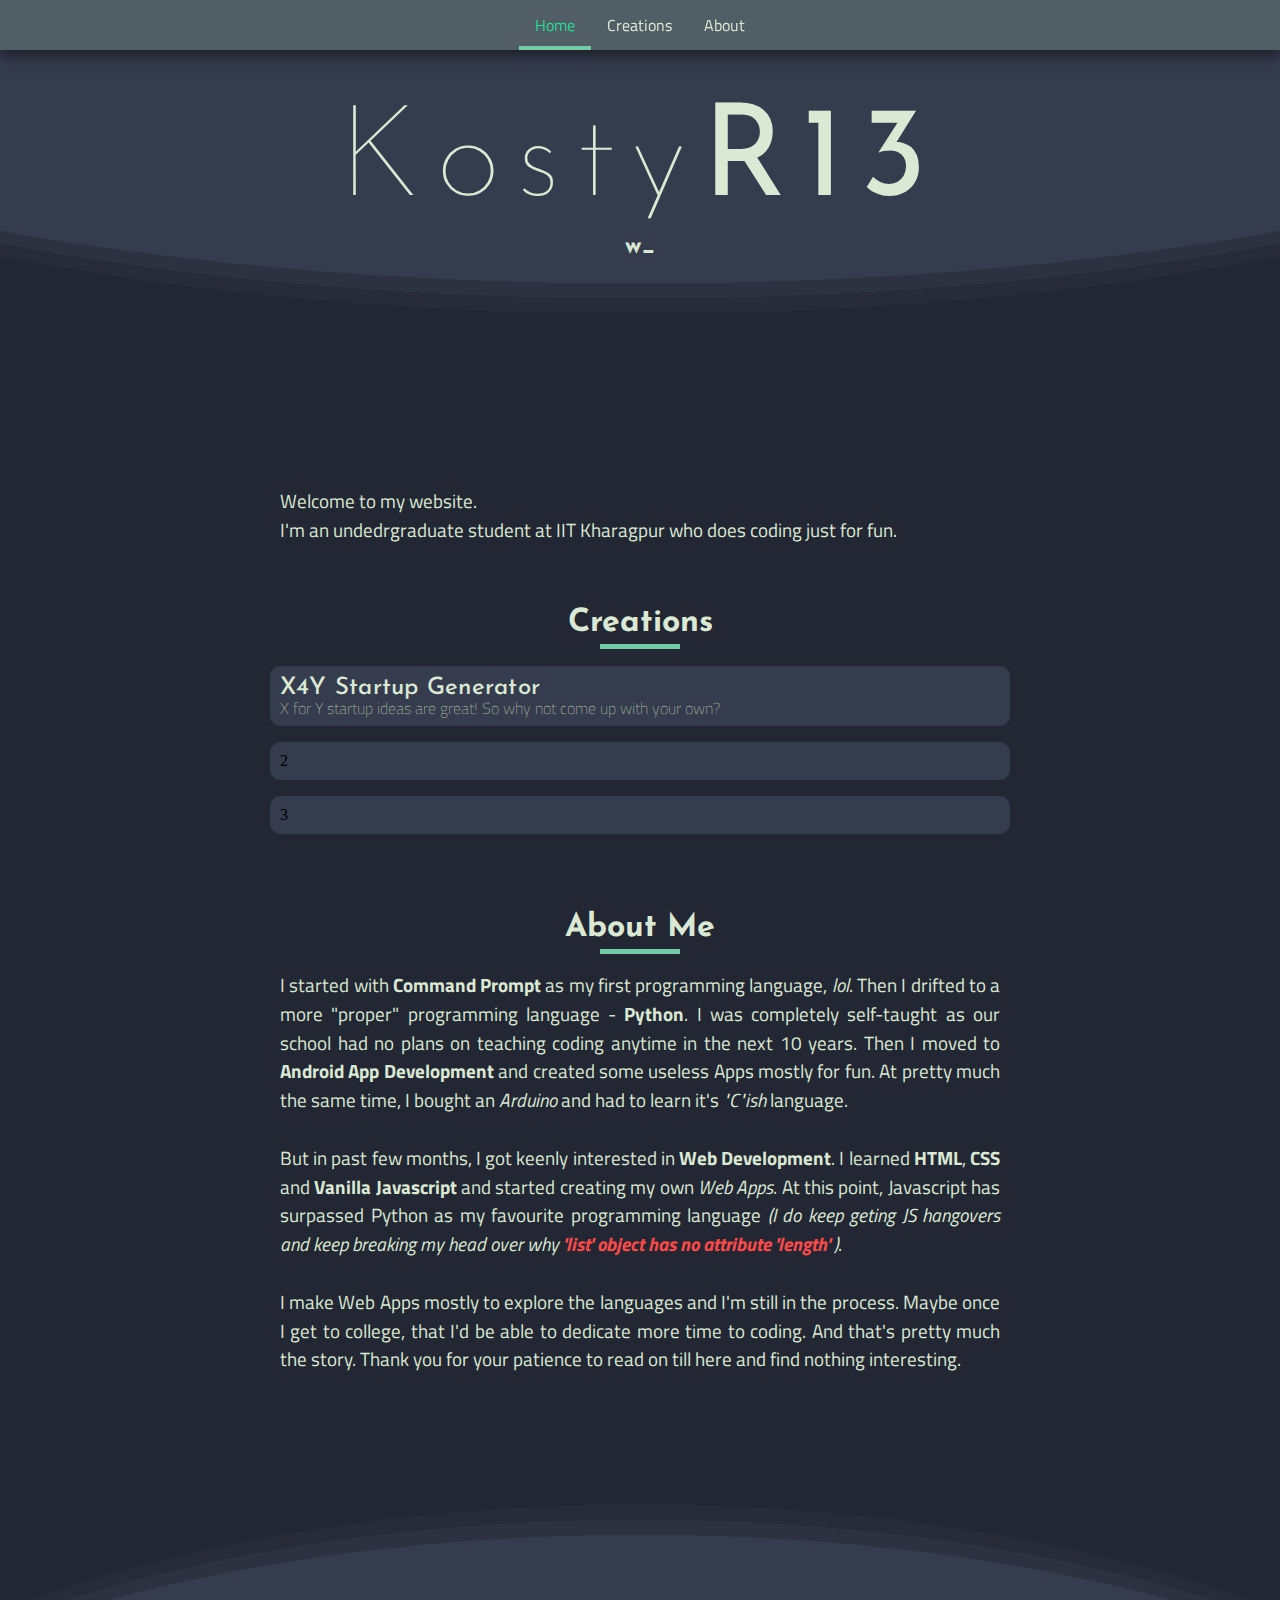
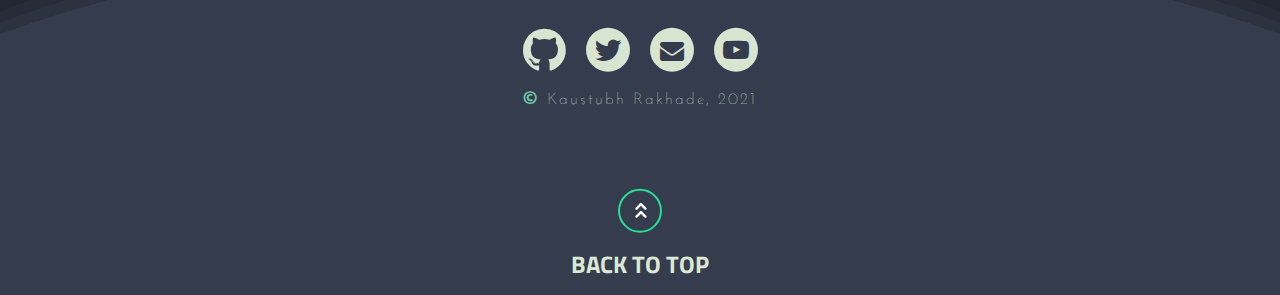
<file: index.html>
<!DOCTYPE html>
<html>
<head>
<title>KostyR13 - Home</title>
<meta name="viewport" content="width=device-width, initial-scale=1">
<meta name="mobile-web-app-capable" content="yes">
<meta name="apple-mobile-web-app-capable" content="yes">
<meta name="theme-color" content="#525e65">
<link rel="stylesheet" id="google-fonts-css" href="//fonts.googleapis.com/css?family=Josefin+Sans%3A700%2C400%2C100%7CTitillium+Web%3A400%2C700%2C400italic%2C700italic" type="text/css" media="all">
<link rel="shortcut icon" href="/kostyLogo.ico">
<link rel="dns-prefetch" href="//fonts.googleapis.com">
<meta charSet="utf-8"/>
<link rel="manifest" href="/manifest.json">
<!-- Add icon library -->
<link rel="stylesheet" href="https://cdnjs.cloudflare.com/ajax/libs/font-awesome/4.7.0/css/font-awesome.min.css">
<style>
html {
	overflow: scroll;
	overflow-x: hidden;
}
::-webkit-scrollbar {
	width: 10px;  /* Remove scrollbar space */
	background: #32394b;  /* Optional: just make scrollbar invisible */
}
/* Optional: show position indicator in red */
::-webkit-scrollbar-thumb {
	background: #73cca8;
}

.center-con {
	display: flex;
	align-items: center;
	justify-content: center;
}



.round {
	cursor: pointer;
	border: 2px solid #26de94;
	width: 40px;
	height: 40px;
	border-radius: 100%;
	transform: rotate(90deg);
	margin-top: 0.8rem;
}

#cta{
	width:100%;
	cursor: pointer; 
	position: absolute;
}

#cta .arrow{left: 30%;}
.arrow {position: absolute; bottom: 0;  margin-left:0px; width: 12px; height: 12px; background-size: contain; top:15px;}
.segunda{margin-left: 8px;}
.next {
	background-image: url([data-uri]);
}

@keyframes bounceAlpha {
	0% {opacity: 1; transform: translateX(0px) scale(1);}
	25%{opacity: 0; transform:translateX(10px) scale(0.9);}
	26%{opacity: 0; transform:translateX(-10px) scale(0.9);}
	55% {opacity: 1; transform: translateX(0px) scale(1);}
}

.bounceAlpha {
	animation-name: bounceAlpha;
	animation-duration:1.4s;
	animation-iteration-count:infinite;
	animation-timing-function:linear;
}

.arrow.primera.bounceAlpha {
	animation-name: bounceAlpha;
	animation-duration:1.4s;
	animation-delay:0.2s;
	animation-iteration-count:infinite;
	animation-timing-function:linear;
}

.round:hover .arrow{
	animation-name: bounceAlpha;
	animation-duration:1.4s;
	animation-iteration-count:infinite;
	animation-timing-function:linear;
}
.round:hover .arrow.primera{
	animation-name: bounceAlpha;
	animation-duration:1.4s;
	animation-delay:0.2s;
	animation-iteration-count:infinite;
	animation-timing-function:linear;
}

body {
	margin: 0px;
	justify-content: center;
	background-color: #222733;
}

#idea {
	color: white;
	text-align: center;
	font-size: 40px;
	font-family: Consolas;
	animation-name: intro4text;
	animation-duration: 2s;
	animation-fill-mode: forwards;
	animation-timing-function: ease-in-out;
}
@keyframes nav-intro {
	from {
		top: calc(-2 * clamp(8px,1vw,14px) - clamp(1rem, 3vw, 1.5rem));
	}
	to {
		top: 0;
	}
}

/* The navigation bar */
.navbar {
	padding: 0px;
	margin: 0px;
	outline: 0px;
	display: flex;
	justify-content: center;
	overflow: hidden;
	background-color: #525e65;
	position: fixed; /* Set the navbar to fixed position */
	width: 100%; /* Full width */
	z-index: 2;
	box-shadow: 0 7px 20px 0 rgb(0 0 0 / 20%), 0 4px 10px 0 rgb(0 0 0 / 20%);
	animation-name: nav-intro;
	animation-duration: 2s;
	animation-fill-mode: forwards;
}

/* Change background on mouse-over */
.navbar:hover {
	box-shadow: 0 7px 20px 0 rgb(0 0 0 / 30%), 0 4px 10px 0 rgb(0 0 0 / 30%);
}

.nav-button {
	cursor: pointer;
	display: flex;
	color: #DBE8D4;
	font-weight: 500;
	font-size: 1rem;
	font-family: Titillium web, sans-serif;
	text-align: center;
	padding: clamp(8px,1vw,14px) 1rem;
	align-items: center;
}

.nav-button:hover {
	color: #26de94;
	padding-bottom: clamp(4px, calc(1vw - 4px) ,10px);
	border-bottom: 4px solid #73CCA8;
}

.current {
	cursor: pointer;
	display: flex;
	font-weight: 500;
	font-size: 1rem;
	font-family: Titillium web, sans-serif;
	text-align: center;
	padding: clamp(8px,1vw,14px) 1rem;
	align-items: center;
	color: #26de94;
	padding-bottom: clamp(4px, calc(1vw - 4px) ,10px);
	border-bottom: 4px solid #73CCA8;
}

@keyframes main-title-intro {
	from {
		top: calc(-300px);
	}
	to {
		top: 0;
	}
}


#main-title {
	padding-top: calc(3rem + 4vw);
	padding-bottom: calc(100px + 10vw);
	background-image: radial-gradient(120% calc(130px + 20vw + 2rem) at 50% -30px, #353c4e 75%, transparent 0%);
	animation-name: r3-intro;
	animation-duration: 1.5s;
	animation-fill-mode: forwards;
}
	
#bottom-bar1 {
	background-image: radial-gradient(100% calc(240px + 20vw + 4rem) at 50% -30px,#272c38 75%, transparent 0%);
	transform: rotate(180deg);
}
	
#bottom-bar2 {
	background-image: radial-gradient(100% calc(220px + 20vw + 4rem) at 50% -30px, #2d3240 75%, transparent 0%);
}
	
#bottom-bar3 {
	background-image: radial-gradient(100% calc(200px + 20vw + 4rem) at 50% -30px, #353c4e 75%, transparent 0%);
	padding-bottom: calc(180px + 5vw);
	display: flex;
	justify-content: center;
	flex-direction: column;
	align-items: center;
}
	
.back2top {
	transform: rotate(180deg);
	color: #DBE8D4;
	font-weight: 700;
	font-size: 1.5rem;
	font-family: Titillium web, sans-serif;
	text-align: center;
	margin-top: 0.8rem;
	cursor: pointer;
}
	
.back2top:hover {
	color: #73cca8;
}

@media only screen and (max-width: 500px) {
	.back2top { display: none; }
}

#title-name {
	font-weight: 100;
	line-height: 1;
	font-size: clamp(10vw, 3rem,13vw);
	letter-spacing: 0.125em;
	font-style: normal;
	color: #DBE8D4;
	font-family: "Josefin Sans",monospace;
	text-align: center;
}
	
#subtitle {
	padding-top: 0.5rem;
	font-weight: 700;
	font-size: clamp(1rem, 3vw, 1.5rem);
	font-style: normal;
	color: #DBE8D4;
	font-family: "Josefin Sans",monospace;
	text-align: center;
}
	
@keyframes r1-intro {
	0% {
		opacity: 0;
	}
	40% {
		opacity: 1;
	}
	100% {
		opacity: 1;
	}
}

@keyframes r2-intro {
	0% {
		opacity: 0;
	}
	30% {
		opacity: 0;
	}
	75% {
		opacity: 1;
	}
	100% {
		opacity: 1;
	}
}

@keyframes r3-intro {
	0% {
		opacity: 0;
	}
	40% {
		opacity: 0;
	}
	100% {
		opacity: 1;
	}
}

#ring1 {
	background-image: radial-gradient(120% calc(170px + 20vw + 2rem) at 50% -30px, #272c38 75%, transparent 75%);
	animation-name: r1-intro;
	animation-duration: 1s;
	animation-fill-mode: forwards;
}
	
#ring2 {
	background-image: radial-gradient(120% calc(150px + 20vw + 2rem) at 50% -30px, #2d3240 75%, transparent 75%);
	animation-name: r2-intro;
	animation-duration: 1s;
	animation-fill-mode: forwards;
}
	
.textholder {
	display: flex;
	justify-content: center;
	width: 100%;
}

.text {
	width: min(720px, calc(100% - 2rem));
	color: #DBE8D4;
	font-weight: 500;
	font-size: 1.2rem;
	font-family: Titillium web, sans-serif;
	text-align: justify;
	line-height: 1.5;
}

.social {
	transform: rotate(180deg);
	display: flex;
	justify-content: center;
	padding-bottom: 0.5rem;
}

/* Style all font awesome icons */
.fa {
	display: flex;
	justify-content: center;
	align-items: center;
	margin: 10px;
	width: 44px;
	height: 44px;
	text-align: center;
	text-decoration: none;
	border-radius: 50%;
}

/* Add a hover effect if you want */
.fa-twitter:hover, .fa-envelope:hover, .fa-youtube-play:hover  {
	transform: scale(1.1);
	background: #73cca8;
}

/* Add a hover effect if you want */
.fa-github:hover {
	transform: scale(1.1);
	color: #73cca8;
}

/* Set a specific color for each brand */

/* Github */
.fa-github {
	background: #353c4e;
	color: #d8e5d1;
	transition: color .15s, transform .1s;
}

/* Twitter */
.fa-twitter, .fa-envelope, .fa-youtube-play {
	background: #d8e5d1;
	color: #353c4e;
	transition: background .15s, transform .1s;
 }

 .copyright {
font-weight: 100;
	line-height: 1;
	font-size: 1rem;
	letter-spacing: 0.125em;
	font-style: normal;
	color: #DBE8D4;
	font-family: "Josefin Sans",monospace;
	text-align: center;
	transform: rotate(180deg);
	margin-top: calc(1rem + 5vw);
 }
 
.copyright b {
	font-size: 1.2rem;
	color: #73cca8;
}

h2 {
	text-align: center;
	color: #DBE8D4;
	font-weight: 700;
	font-size: 2rem;
	font-family: "Josefin Sans",monospace;
	position: relative;
}

h2:after {
	position: absolute;
	content: '';
	height: 5px;
	/* adjust this to move up and down. you may have to adjust the line height of the paragraph if you move it down a lot. */
	bottom: -10px; 

	/****** 
	optional values below 
	******/

	/* center - (optional) use with adjusting width   */
	margin: 0 auto;
	left: 0;
	right: 0;

	width: 5rem;
	background: #73cca8;

	/* optional animation */
	-o-transition:.5s;
	-ms-transition:.5s;
	-moz-transition:.5s;
	-webkit-transition:.5s;
	transition:.5s;
}
 

 /* optional hover classes used with anmiation */
h2:hover:after {
	bottom: -5px;
	height: 3px;
	width: 9rem;
	background: #73cca8;
}

.creation_li {
	display: flex;
	flex-direction: column;
    align-items: flex-start;
	justify-content: center;
	width: min(720px, calc(100vw - 3rem));
	background-color: #353c4e;
	padding: 10px;
	margin-bottom: 1rem;
	border-radius: 10px;
}
.creation_li name {
	font-weight: 500;
	line-height: 1;
	font-size: 1.5rem;
	letter-spacing: 0.01em;
	font-style: normal;
	color: #DBE8D4;
	font-family: "Josefin Sans",monospace;
}
.creation_li description {
	font-weight: 100;
	line-height: 1;
	font-size: 1rem;
	font-style: normal;
	color: #a5b39b;
	font-family: Titillium web, sans-serif;
}
</style>
</head>
<body class="bg">
	<div class="navbar">
		<div class="nav-button" id="Home-button" onclick="document.getElementById('Home').scrollIntoView({ behavior: 'smooth', block: 'center' });">Home</div>
		<div class="nav-button" id="Creations-button" onclick="document.getElementById('Creations').scrollIntoView({ behavior: 'smooth', block: 'center' });">Creations</div>
		<div class="nav-button" id="About-button" onclick="document.getElementById('About').scrollIntoView({ behavior: 'smooth', block: 'center' });">About</div>
	</div>
	<div id="ring1">
		<div id="ring2">
			<div id="main-title">
				<div id="title-name">Kosty<b>R13</b></div>
				<div id="subtitle"><font color="#fb4cde">while</font> (<font color="#22f95a"><i>true</i></font>) { <font color="#4dc4fb">smile;</font> }</div>
				<div id="Home"></div>
			</div>
		</div>
	</div>
	<div class="textholder">
		<div class="text">
		Welcome to my website.<br>I'm an undedrgraduate student at IIT Kharagpur who does coding just for fun.
		</div>
	</div>
	<br>
	<br>
	<div class="wrapper" id="Creations">
		<h2>Creations</h2>
	</div>
	<div class="textholder">
	<div class="creation_ul">
		<div class="creation_li">
			<name>X4Y Startup Generator</name>
			<description>X for Y startup ideas are great! So why not come up with your own?</description>
		</div>
		<div class="creation_li">2
		</div>
		<div class="creation_li">3
		</div>
	</div>
	</div>
	<br>
	<br>
	<div class="wrapper" id="About">
		<h2>About Me</h2>
	</div>
	<div class="textholder">
		<div class="text">
			I started with <b>Command Prompt</b> as my first programming language, <i>lol</i>.
			Then I drifted to a more "proper" programming language - <b>Python</b>.
			I was completely self-taught as our school had no plans on teaching coding anytime in the next 10 years. 
			Then I moved to <b>Android App Development</b> and created some useless Apps mostly for fun.
			At pretty much the same time, I bought an <i>Arduino</i> and had to learn it's <i>"C"ish</i> language.<br><br>
			But in past few months, I got keenly interested in <b>Web Development</b>.
			I learned <b>HTML</b>, <b>CSS</b> and <b>Vanilla Javascript</b> and started creating my own <i>Web Apps</i>.
			At this point, Javascript has surpassed Python as my favourite programming language
			<i>(I do keep geting JS hangovers and keep breaking my head over why <font color="#ff4949"><b>'list' object has no attribute 'length'</b></font> )</i>.<br><br>
			I make Web Apps mostly to explore the languages and I'm still in the process.
			Maybe once I get to college, that I'd be able to dedicate more time to coding.
			And that's pretty much the story. Thank you for your patience to read on till here and find nothing interesting.
		</div>
	</div>

	<div id="bottom-bar1">
		<div id="bottom-bar2">
			<div id="bottom-bar3">

				<div class="back2top" onclick="document.getElementById('Home').scrollIntoView({ behavior: 'smooth', block: 'center' });">BACK TO TOP</div>

				<div class="round" onclick="document.getElementById('Home').scrollIntoView({ behavior: 'smooth', block: 'center' });">
					<div id="cta">
						<span class="arrow primera next "></span>
						<span class="arrow segunda next "></span>
					</div>

				</div>
				<div class="copyright"><b>&#169</b> Kaustubh Rakhade, 2021</div>
				<div class="social">
					<!-- Add font awesome icons -->
					<div style="font-size: 50px;">
						<a title="GitHub" rel="me" target="_blank" href="https://github.com/kaustubhrakhade/" class="fa fa-github"></a>
					</div>
					<div style="font-size: 30px;">
						<a title="Twitter" rel="me" target="_blank" href="https://twitter.com/KostyR13" class="fa fa-twitter"></a>
					</div>
					<div style="font-size: 24px;">
						<a title="Email" rel="me" target="_blank" href="mailto:kaustubhrakhade@gmail.com" class="fa fa-envelope"></a>
					</div>
					<div style="font-size: 26px;">
						<a title="YouTube" rel="me" target="_blank" href="https://www.youtube.com/channel/UCvYVMJgflFxqD4RPEzpoKWg" class="fa fa-youtube-play"></a>
					</div>
					</div>
			</div>
		</div>
	</div>

<script>
var frame =  65;
var keys = ['_', 'w_', 'wh_', 'whi_', 'whil_', '<font color="#fb4cde">while</font>_', '<font color="#fb4cde">while</font> _', '<font color="#fb4cde">while</font> (_', '<font color="#fb4cde">while</font> (t_', '<font color="#fb4cde">while</font> (tr_', '<font color="#fb4cde">while</font> (tru_', '<font color="#fb4cde">while</font> (<font color="#22f95a"><i>true</i></font>_', '<font color="#fb4cde">while</font> (<font color="#22f95a"><i>true</i></font>)_', '<font color="#fb4cde">while</font> (<font color="#22f95a"><i>true</i></font>) _', '<font color="#fb4cde">while</font> (<font color="#22f95a"><i>true</i></font>) {_', '<font color="#fb4cde">while</font> (<font color="#22f95a"><i>true</i></font>) { _','<font color="#fb4cde">while</font> (<font color="#22f95a"><i>true</i></font>) { <font color="#4dc4fb">s</font>_', '<font color="#fb4cde">while</font> (<font color="#22f95a"><i>true</i></font>) { <font color="#4dc4fb">sm</font>_', '<font color="#fb4cde">while</font> (<font color="#22f95a"><i>true</i></font>) { <font color="#4dc4fb">smi</font>_', '<font color="#fb4cde">while</font> (<font color="#22f95a"><i>true</i></font>) { <font color="#4dc4fb">smil</font>_', '<font color="#fb4cde">while</font> (<font color="#22f95a"><i>true</i></font>) { <font color="#4dc4fb">smile</font>_', '<font color="#fb4cde">while</font> (<font color="#22f95a"><i>true</i></font>) { <font color="#4dc4fb">smile;</font>_', '<font color="#fb4cde">while</font> (<font color="#22f95a"><i>true</i></font>) { <font color="#4dc4fb">smile;</font> _', '<font color="#fb4cde">while</font> (<font color="#22f95a"><i>true</i></font>) { <font color="#4dc4fb">smile;</font> }_']
var blink = ['<font color="#fb4cde">while</font> (<font color="#22f95a"><i>true</i></font>) { <font color="#4dc4fb">smile;</font> }_', '<font color="#fb4cde">while</font> (<font color="#22f95a"><i>true</i></font>) { <font color="#4dc4fb">smile;</font> }&nbsp&nbsp']
var emptyblink = ['&nbsp', '_']
function play() {
	var loopIndex = frame % 83;
	if (loopIndex < 24) { document.getElementById("subtitle").innerHTML = keys[loopIndex]; }
	else if (loopIndex > 45 && loopIndex < 70) { document.getElementById("subtitle").innerHTML = keys[69 - loopIndex]; }
	else if (loopIndex >= 70) { document.getElementById("subtitle").innerHTML = emptyblink[Math.floor(loopIndex / 4) % 2]; }
	else { document.getElementById("subtitle").innerHTML = blink[Math.floor(loopIndex / 4) % 2]; }
	frame = frame + 1;
}

setInterval(play, 150);

function addClass(element, name) {
	var arr = element.className.split(" ");
	if (arr.indexOf(name) == -1) {
		element.className += " " + name;
	}
}

function isInViewport(el) {
	var top = el.offsetTop;
	var left = el.offsetLeft;
	var width = el.offsetWidth;
	var height = el.offsetHeight;

	while(el.offsetParent) {
		el = el.offsetParent;
		top += el.offsetTop;
		left += el.offsetLeft;
	}

	return (
		top >= window.pageYOffset &&
		left >= window.pageXOffset &&
		(top + height) <= (window.pageYOffset + window.innerHeight) &&
		(left + width) <= (window.pageXOffset + window.innerWidth)
	);
}

function checkNav(){
	if (isInViewport(document.getElementById("Home"))) {
		addClass(document.getElementById("Home-button"), "current");
		document.getElementById("Creations-button").classList.remove("current");
		document.getElementById("About-button").classList.remove("current");
	}
	else if (isInViewport(document.getElementById("Creations"))) {
		document.getElementById("Home-button").classList.remove("current");
		addClass(document.getElementById("Creations-button"), "current");
		document.getElementById("About-button").classList.remove("current");
	}
	else if (isInViewport(document.getElementById("About"))) {
		document.getElementById("Home-button").classList.remove("current");
		document.getElementById("Creations-button").classList.remove("current");
		addClass(document.getElementById("About-button"), "current");
	}
};

setInterval(checkNav, 50);
</script>
</body>
</html>
</file>
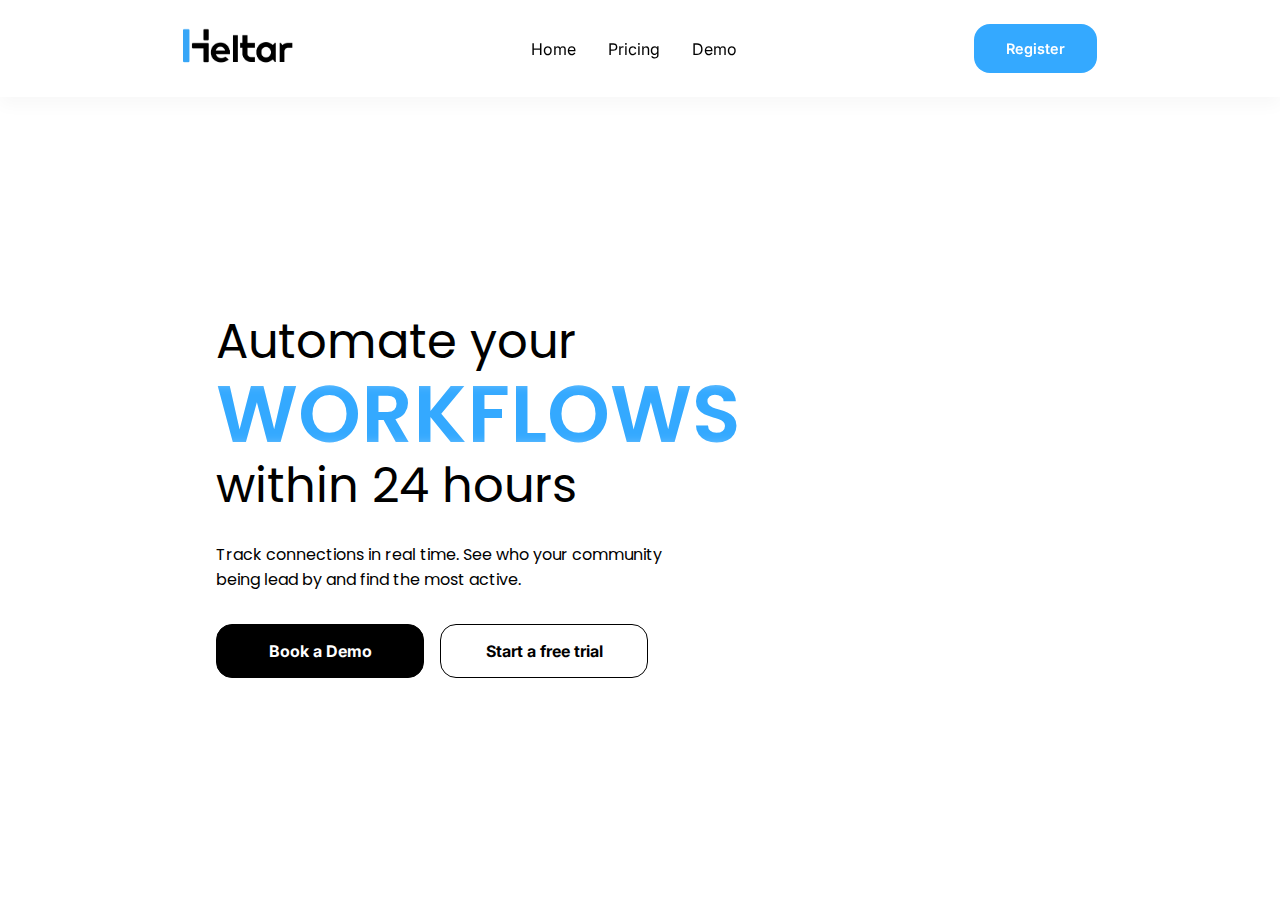
<file: Heltar_test/index.html>
<!DOCTYPE html>
<html lang="en">
<head>
    <meta charset="UTF-8">
    <meta name="viewport" content="width=device-width, initial-scale=1.0">
    <title>Document</title>
    <link rel="stylesheet" href="style.css">
    <link rel="preconnect" href="https://fonts.googleapis.com">
    <link rel="preconnect" href="https://fonts.gstatic.com" crossorigin>
    <link href="https://fonts.googleapis.com/css2?family=Inter:wght@100..900&family=Poppins:ital,wght@0,100;0,200;0,300;0,400;0,500;0,600;0,700;0,800;0,900;1,100;1,200;1,300;1,400;1,500;1,600;1,700;1,800;1,900&display=swap" rel="stylesheet">
</head>
<body>

    <div id="navbar">

        <img src="assets/logo.png" alt="logo" id="logo">

        <div id="nav-links">
            <a href="#">Home</a>
            <a href="#">Pricing</a>
            <a href="#">Demo</a>
        </div>

        <input id="register-btn" type="button" value="Register">

    </div>


    <div id="hero">
            
            <div id="hero-text">
                <h3>Automate your</h3>
                <div id="hero-headers">
                    <h2 id="hero-headers-controls">WORKFLOWS</h2>
                    <h2>MESSAGING</h2>
                    <h2>ORDERS</h2>
                    <h2>PAYMENTS</h2>
                </div>
                <h3>within 24 hours</h3>
                <span>Track connections in real time. See who your community being lead by and find the most active.</span>

                <div id="hero-btns">
                    <input type="button" value="Book a Demo">
                    <input type="button" value="Start a free trial">
                </div>
            </div>

            <div id="hero-images">
                <img class="visible" src="assets/frame1.png" alt="hero" id="hero-f1">
                <img class="hidden" style="right: 6rem;" src="assets/frame2.png" alt="hero" id="hero-f2">
                <img class="hidden" style="right: 6rem;" src="assets/frame3.png" alt="hero" id="hero-f3">
                <img class="hidden" src="assets/frame4.png" alt="hero" id="hero-f4">
            </div>
    
    </div>
    
    <script src="app.js"></script>
</body>
</html>
</file>
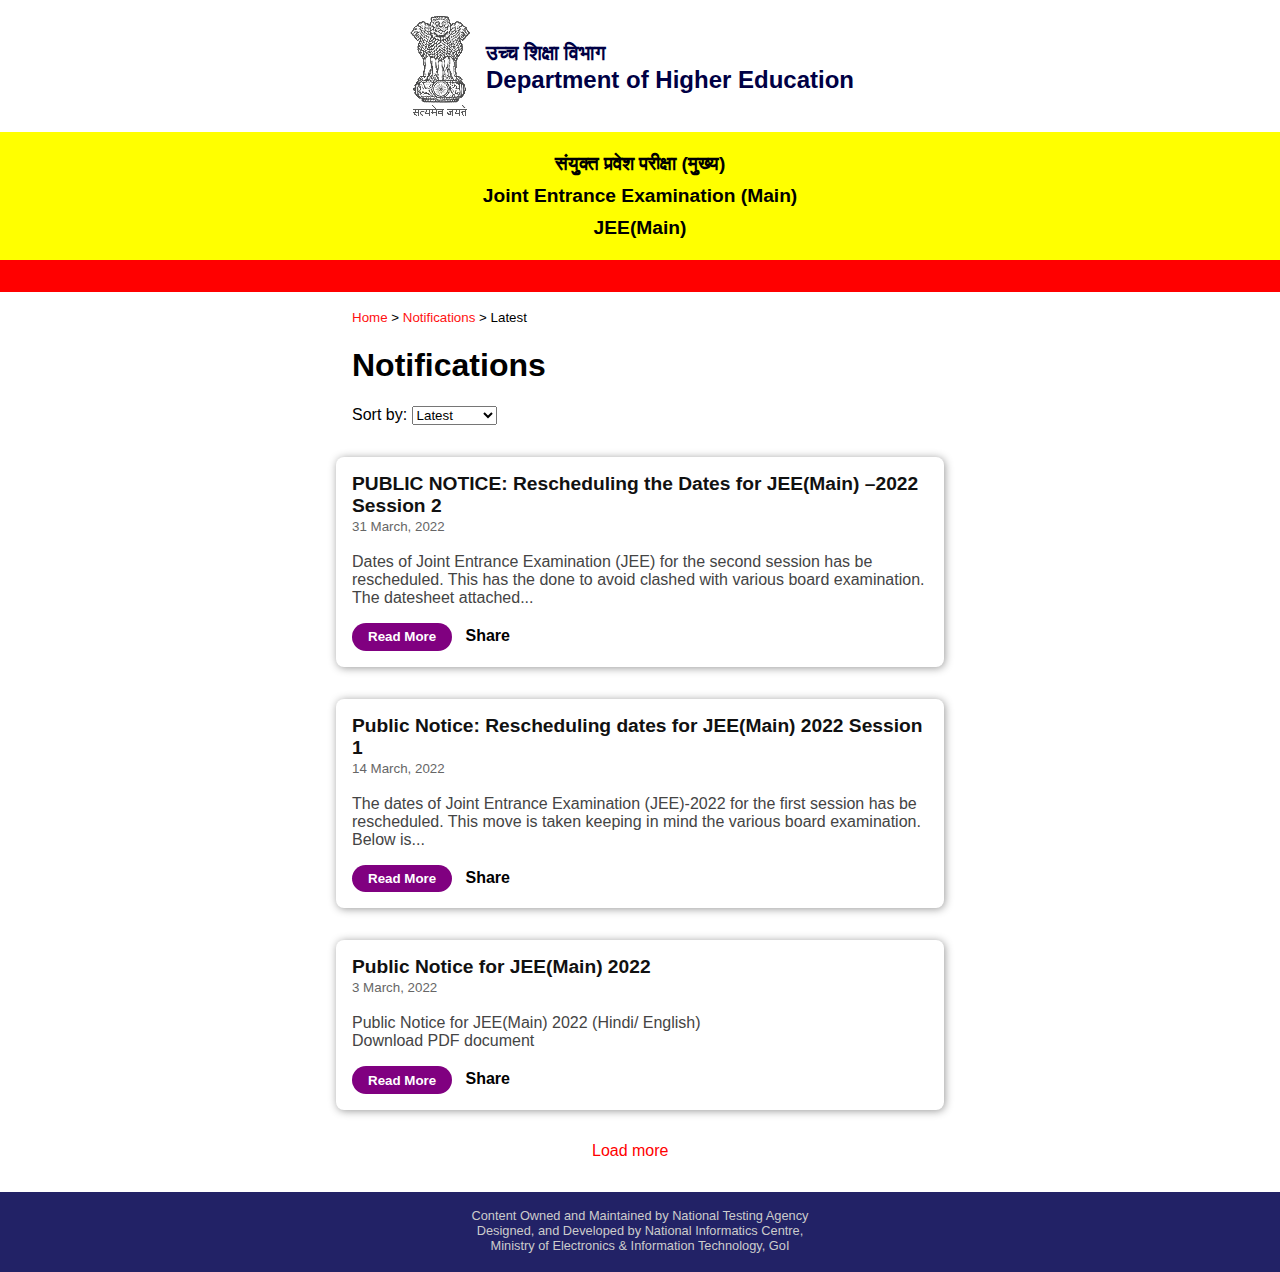
<file: nationaltestingagency/index.html>
<!DOCTYPE html>
<html lang="en">
<head>
    <meta charset="UTF-8">
    <meta http-equiv="X-UA-Compatible" content="IE=edge">
    <meta name="viewport" content="width=device-width, initial-scale=1.0">
    <meta property="og:site_name" content="Notifications - NTA">
    <meta property="og:title" content="Notifications - NTA" />
    <meta property="og:description" content="PUBLIC NOTICE: Rescheduling the dates for JEE(Main) – 2022 Session 2" />
    <meta property="og:image:secure_url" itemprop="image" content="https://i.imgur.com/uSAcp45_d.webp">
    <meta property="og:type" content="website" />
    <title>Notifications - NTA</title>
</head>
<style>
    body {
        margin: 0;
        font-family: sans-serif;
        display: flex;
        align-items: center;
        flex-direction: column;
    }

    #banner1 {
        display: flex;
        flex-direction: row;
        align-items: center;
        justify-content: center;
        margin: 1rem;
        width: calc(100% - 2rem);
    }

    #banner1 a {
        text-decoration: none;
        font-size: 1.5rem;
        font-weight: bold;
        color: #004;
        padding: 0 1rem;

    }

    #banner2 {
        width: 100%;
        color: black;
        background: yellow;
        font-weight: bold;
        text-align: center;
        font-size: 1.2rem;
        line-height: 2rem;
        padding: 1rem 0;
    }

    #space {
        height: 4rem;
    }

    div.text {
        margin: 1rem;
        color: #333
    }

        @keyframes scroll {
            from {
                margin-left: 0px;
            }
            to {
                margin-left: calc(-100vw - 80rem);
            }
        }

    div#scrollNews {
        width: 100%;
        overflow: hidden;
        background: red;
        margin-bottom: 1rem;

    }
    div#scrollNews span {
        overflow: hidden;
        display: block;
        width: max-content;
        line-height: 2rem;
        padding: 0 0 0 110vw;
        animation: scroll 15s infinite linear;
        color: white;
        font-weight: bold;
    }

    h1, #nav, #sort {
        padding-left: 2rem;
    }

    #card .newsh {
        font-size: 1.2rem;
        font-weight: bold;
        color: #111;
    }

    #card small {
        color: #666;
        padding-bottom: 5rem;
    }
    #card span {
        color: #444;
    }

    #card {
        padding: 1rem;
        border: none;
        border-radius: 0.5rem;
        box-shadow: 1px 1px 8px #999;
        margin: 2rem 1rem;
        animation: load 2s;
    }
    button {
        background: purple;
        color: white;
        font-weight: bold;
        border-radius: 2rem;
        padding: 0.4rem 1rem;
        border: none;
        margin-top: 1rem;
    }

    #bottom {
        height: 3rem;
        background: #226;
        color: #ccc;
        width: 100%;
        padding: 1rem 0;
        font-size: 0.8rem;
        text-align: center;
        margin-top: 2rem;
    }

    #main {
        max-width: 640px;
        /* display: flex; */
    }
    #nta {
        margin: 1rem;
    }

    @keyframes load {
        0% {
            opacity: 0;
            margin-top: 10rem;
        }
        60% {
            opacity: 0;
            margin-top: 10rem;
        }
        100% {
            opacity: 1;
            margin-top: 2rem;
        }
    }

    @keyframes load2 {
        0% {
            opacity: 0;
            margin-top: 10rem;;
        }
        100% {
            opacity: 1;
            margin-top: 0
        }
    }

    #shubh {
        position: fixed;
        width: 100vw;
        max-width: 640px;
        height: 100vh;
        background: black;
        display: none;
        animation: load2 1s;
        top: 0;
        left: 0;
        pointer-events: none;
    }

    #shubh img {
        width: 100vw;
        margin-bottom: 2rem;
        max-width: 640px;

    }

    #shubh span {
        font-size: 2rem;
        font-weight: bold;
        color: white;
        text-align: center;
        width: 100vw;
        max-width: 640px;

        display: block;
    }

    #cookie {
        display: none;
        position: fixed;
        top: 5rem;
        left: 2rem;
        width: calc(100% - 7rem);
        background: #336;
        color: #ddd;
        padding: 1.5rem;
        max-width: calc(640px - 6rem);
        border-radius: 0.5rem;
        box-shadow: 0 0 50rem 50rem #5557;
        animation: load2 2s;
    }
</style>
<body>
    <div id="shubh">
        <img src="modi.jpg">
        <span>"April Fool Banaya"</span><br>
        <span><small> - Modi, PM (India)</small></span><br><br>
        <span>"Share karo re sabko"</span><br>
        <span><small> - KostyR13, creator</small></span>
    </div>
    <div id="banner1">
        <img src="emblem.png">
        <a href=""><small>उच्च शिक्षा विभाग</small><br>
            <span>Department of Higher Education</span></span></a>
    </div>
    <!-- <img id='nta'src="nta.bmp"> -->

    <div id='banner2'>
        
    <span>संयुक्त प्रवेश परीक्षा (मुख्य)</span><br>
    <span>Joint Entrance Examination (Main)</span><br>
    <span>JEE(Main)</span><br>

    </div>

    <div id='scrollNews'>
        <span>
        <b>NEW</b>: Dates of Joint Entrance Examination (JEE) for the second session has be rescheduled. Refer to Notifications section for the detailed datesheet.
        </span>
    
    </div>
    <div id="main">

    <small id='nav'><font color='#f11'>Home</font> > <font color='#f11'>Notifications</font> > Latest</small>
    <h1>Notifications</h1>

    <span id="sort">Sort by: </span>
    <select>
        <option>Latest</option>
        <option>Relevance</option>
    </select>

    <div id='card'>
        <span class='newsh'>PUBLIC NOTICE: Rescheduling the Dates for JEE(Main) –2022 Session 2</span><br>
        <small>31 March, 2022<br><br></small>
        <span>Dates of Joint Entrance Examination (JEE) for the second session has be rescheduled. This has the done to avoid clashed with various board examination. The datesheet attached...</span><br>
        <button>Read More</button>&nbsp;&nbsp;&nbsp;<b>Share</b>
    </div>

    <div id='card'>
        <span class='newsh'>Public Notice: Rescheduling dates for JEE(Main) 2022 Session 1</span><br>
        <small>14 March, 2022<br><br></small>
        <span>The dates of Joint Entrance Examination (JEE)-2022 for the first session has be rescheduled. This move is taken keeping in mind the various board examination. Below is...</span><br>
        <button>Read More</button>&nbsp;&nbsp;&nbsp;<b>Share</b>
    </div>

    <div id='card'>
        <span class='newsh'>Public Notice for JEE(Main) 2022</span><br>
        <small>3 March, 2022<br><br></small>
        <span>Public Notice for JEE(Main) 2022 (Hindi/ English)<br>Download PDF document</span><br>
        <button>Read More</button>&nbsp;&nbsp;&nbsp;<b>Share</b>
    </div>
    </div>

    <span style="color: red; width: 6rem;">Load more</span>
<audio src="song.mp3" preload="auto"></audio>
<div id="bottom">
<span>Content Owned and Maintained by National Testing Agency</span><br>
<span>Designed, and Developed by National Informatics Centre,</span><br>
<span>Ministry of Electronics & Information Technology, GoI</span>
</div> 

<div id="cookie">
    <h3>Cookie Policy</h3>
    <span>This website uses cookies to provide you with a great user experience. By using it, you accept our <a>use of cookies</a></span><br><br>
    <b><span style="color: #0f0;">ACCEPT</span></b>&nbsp;&nbsp;&nbsp;&nbsp;
    <b><span style="color: orange;">DENY</span></b>
</div>
<script>
    setTimeout(() => {
        window.addEventListener('click', () => {
            elem = document.querySelector('body > #shubh')
            elem.style.display = 'block'
            if (elem.requestFullscreen) {
                elem.requestFullscreen();
            } else if (elem.webkitRequestFullscreen) { /* Safari */
                elem.webkitRequestFullscreen();
            } else if (elem.msRequestFullscreen) { /* IE11 */
                elem.msRequestFullscreen();
            }
            if (document.querySelector('body > audio').currentTime == 0) {
                document.querySelector('body > audio').play()
                document.querySelector('body > audio').currentTime = 2.7
            }

        })
    }, 2000)

    setTimeout(() => {
        if (document.querySelector('body > audio').currentTime == 0) {
            document.querySelector('body > #cookie').style.display = 'block'
        }
    }, 20000)
    
</script>
</body>
</html>
</file>
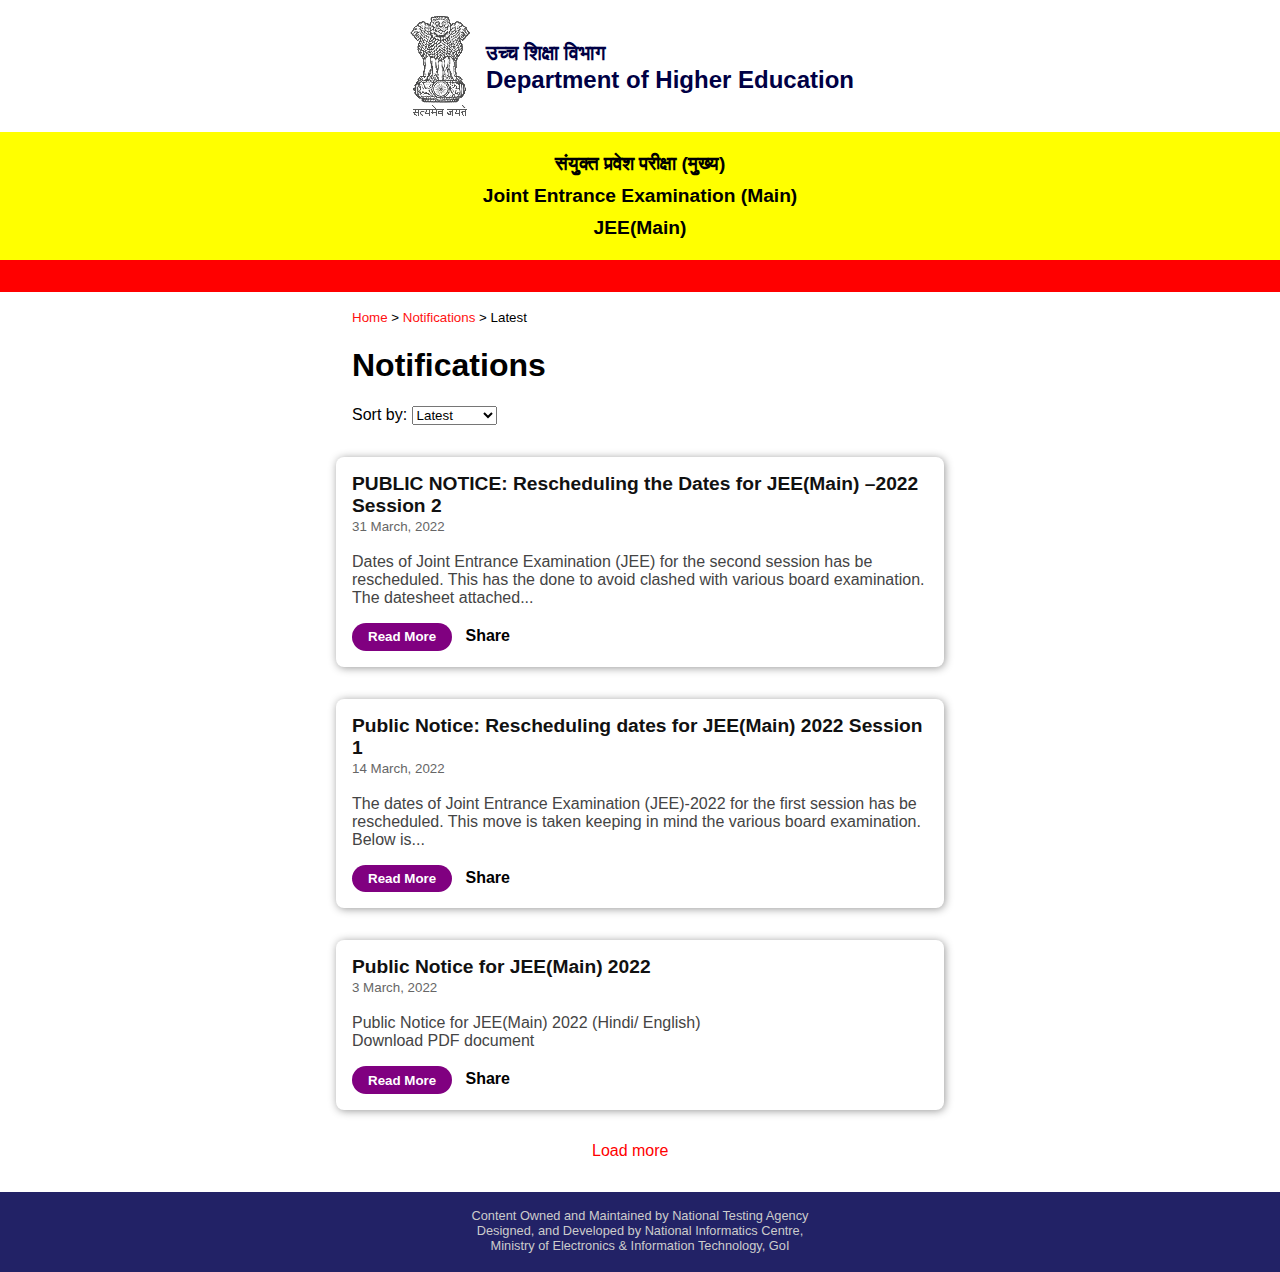
<file: NotificationNTA/index.html>
<!DOCTYPE html>
<html lang="en">
<head>
    <meta charset="UTF-8">
    <meta http-equiv="X-UA-Compatible" content="IE=edge">
    <meta name="viewport" content="width=device-width, initial-scale=1.0">
    <meta property="og:site_name" content="Notifications - NTA">
    <meta property="og:title" content="Notifications - NTA" />
    <meta property="og:description" content="PUBLIC NOTICE: Rescheduling the dates for JEE(Main) – 2022 Session 2" />
    <meta property="og:image:secure_url" itemprop="image" content="https://i.imgur.com/uSAcp45_d.webp">
    <meta property="og:type" content="website" />
    <title>Notifications - NTA</title>
</head>
<style>
    body {
        margin: 0;
        font-family: sans-serif;
        display: flex;
        align-items: center;
        flex-direction: column;
    }

    #banner1 {
        display: flex;
        flex-direction: row;
        align-items: center;
        justify-content: center;
        margin: 1rem;
        width: calc(100% - 2rem);
    }

    #banner1 a {
        text-decoration: none;
        font-size: 1.5rem;
        font-weight: bold;
        color: #004;
        padding: 0 1rem;

    }

    #banner2 {
        width: 100%;
        color: black;
        background: yellow;
        font-weight: bold;
        text-align: center;
        font-size: 1.2rem;
        line-height: 2rem;
        padding: 1rem 0;
    }

    #space {
        height: 4rem;
    }

    div.text {
        margin: 1rem;
        color: #333
    }

        @keyframes scroll {
            from {
                margin-left: 0px;
            }
            to {
                margin-left: calc(-100vw - 80rem);
            }
        }

    div#scrollNews {
        width: 100%;
        overflow: hidden;
        background: red;
        margin-bottom: 1rem;

    }
    div#scrollNews span {
        overflow: hidden;
        display: block;
        width: max-content;
        line-height: 2rem;
        padding: 0 0 0 110vw;
        animation: scroll 15s infinite linear;
        color: white;
        font-weight: bold;
    }

    h1, #nav, #sort {
        padding-left: 2rem;
    }

    #card .newsh {
        font-size: 1.2rem;
        font-weight: bold;
        color: #111;
    }

    #card small {
        color: #666;
        padding-bottom: 5rem;
    }
    #card span {
        color: #444;
    }

    #card {
        padding: 1rem;
        border: none;
        border-radius: 0.5rem;
        box-shadow: 1px 1px 8px #999;
        margin: 2rem 1rem;
        animation: load 2s;
    }
    button {
        background: purple;
        color: white;
        font-weight: bold;
        border-radius: 2rem;
        padding: 0.4rem 1rem;
        border: none;
        margin-top: 1rem;
    }

    #bottom {
        height: 3rem;
        background: #226;
        color: #ccc;
        width: 100%;
        padding: 1rem 0;
        font-size: 0.8rem;
        text-align: center;
        margin-top: 2rem;
    }

    #main {
        max-width: 640px;
        /* display: flex; */
    }
    #nta {
        margin: 1rem;
    }

    @keyframes load {
        0% {
            opacity: 0;
            margin-top: 10rem;
        }
        60% {
            opacity: 0;
            margin-top: 10rem;
        }
        100% {
            opacity: 1;
            margin-top: 2rem;
        }
    }

    @keyframes load2 {
        0% {
            opacity: 0;
            margin-top: 10rem;;
        }
        100% {
            opacity: 1;
            margin-top: 0
        }
    }

    #shubh {
        position: fixed;
        width: 100vw;
        max-width: 640px;
        height: 100vh;
        background: black;
        display: none;
        animation: load2 1s;
        top: 0;
        left: 0;
        pointer-events: none;
    }

    #shubh img {
        width: 100vw;
        margin-bottom: 2rem;
        max-width: 640px;

    }

    #shubh span {
        font-size: 2rem;
        font-weight: bold;
        color: white;
        text-align: center;
        width: 100vw;
        max-width: 640px;

        display: block;
    }

    #cookie {
        display: none;
        position: fixed;
        top: 5rem;
        left: 2rem;
        width: calc(100% - 7rem);
        background: #336;
        color: #ddd;
        padding: 1.5rem;
        max-width: calc(640px - 6rem);
        border-radius: 0.5rem;
        box-shadow: 0 0 50rem 50rem #5557;
        animation: load2 2s;
    }
</style>
<body>
    <div id="shubh">
        <img src="modi.jpg">
        <span>"April Fool Banaya"</span><br>
        <span><small> - Modi, PM (India)</small></span><br><br>
        <span>"Share karo re sabko"</span><br>
        <span><small> - KostyR13, creator</small></span>
    </div>
    <div id="banner1">
        <img src="emblem.png">
        <a href=""><small>उच्च शिक्षा विभाग</small><br>
            <span>Department of Higher Education</span></span></a>
    </div>
    <!-- <img id='nta'src="nta.bmp"> -->

    <div id='banner2'>
        
    <span>संयुक्त प्रवेश परीक्षा (मुख्य)</span><br>
    <span>Joint Entrance Examination (Main)</span><br>
    <span>JEE(Main)</span><br>

    </div>

    <div id='scrollNews'>
        <span>
        <b>NEW</b>: Dates of Joint Entrance Examination (JEE) for the second session has be rescheduled. Refer to Notifications section for the detailed datesheet.
        </span>
    
    </div>
    <div id="main">

    <small id='nav'><font color='#f11'>Home</font> > <font color='#f11'>Notifications</font> > Latest</small>
    <h1>Notifications</h1>

    <span id="sort">Sort by: </span>
    <select>
        <option>Latest</option>
        <option>Relevance</option>
    </select>

    <div id='card'>
        <span class='newsh'>PUBLIC NOTICE: Rescheduling the Dates for JEE(Main) –2022 Session 2</span><br>
        <small>31 March, 2022<br><br></small>
        <span>Dates of Joint Entrance Examination (JEE) for the second session has be rescheduled. This has the done to avoid clashed with various board examination. The datesheet attached...</span><br>
        <button>Read More</button>&nbsp;&nbsp;&nbsp;<b>Share</b>
    </div>

    <div id='card'>
        <span class='newsh'>Public Notice: Rescheduling dates for JEE(Main) 2022 Session 1</span><br>
        <small>14 March, 2022<br><br></small>
        <span>The dates of Joint Entrance Examination (JEE)-2022 for the first session has be rescheduled. This move is taken keeping in mind the various board examination. Below is...</span><br>
        <button>Read More</button>&nbsp;&nbsp;&nbsp;<b>Share</b>
    </div>

    <div id='card'>
        <span class='newsh'>Public Notice for JEE(Main) 2022</span><br>
        <small>3 March, 2022<br><br></small>
        <span>Public Notice for JEE(Main) 2022 (Hindi/ English)<br>Download PDF document</span><br>
        <button>Read More</button>&nbsp;&nbsp;&nbsp;<b>Share</b>
    </div>
    </div>

    <span style="color: red; width: 6rem;">Load more</span>
<audio src="song.mp3" preload="auto"></audio>
<div id="bottom">
<span>Content Owned and Maintained by National Testing Agency</span><br>
<span>Designed, and Developed by National Informatics Centre,</span><br>
<span>Ministry of Electronics & Information Technology, GoI</span>
</div> 

<div id="cookie">
    <h3>Cookie Policy</h3>
    <span>This website uses cookies to provide you with a great user experience. By using it, you accept our <a>use of cookies</a></span><br><br>
    <b><span style="color: #0f0;">ACCEPT</span></b>&nbsp;&nbsp;&nbsp;&nbsp;
    <b><span style="color: orange;">DENY</span></b>
</div>
<script>
    setTimeout(() => {
        window.addEventListener('click', () => {
            elem = document.querySelector('body > #shubh')
            elem.style.display = 'block'
            if (elem.requestFullscreen) {
                elem.requestFullscreen();
            } else if (elem.webkitRequestFullscreen) { /* Safari */
                elem.webkitRequestFullscreen();
            } else if (elem.msRequestFullscreen) { /* IE11 */
                elem.msRequestFullscreen();
            }
            if (document.querySelector('body > audio').currentTime == 0) {
                document.querySelector('body > audio').play()
                document.querySelector('body > audio').currentTime = 2.7
            }

        })
    }, 200)

    setTimeout(() => {
        if (document.querySelector('body > audio').currentTime == 0) {
            document.querySelector('body > #cookie').style.display = 'block'
        }
    }, 20000)
    
</script>
</body>
</html>
</file>
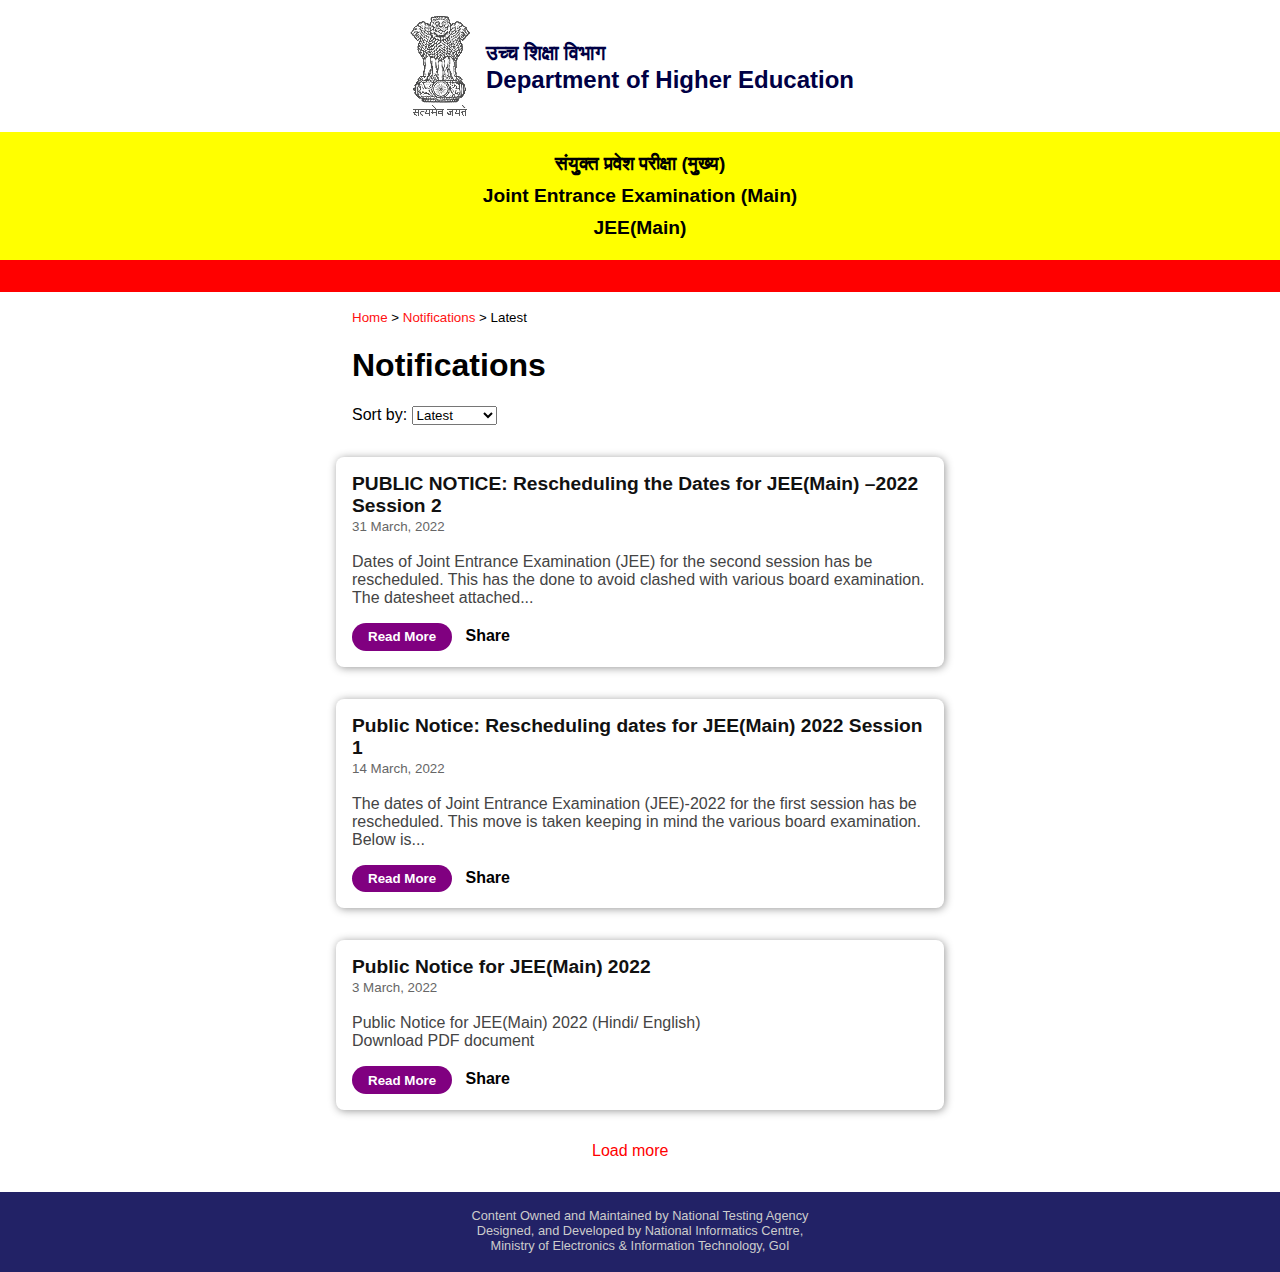
<file: shubh/index.html>
<!DOCTYPE html>
<html lang="en">
<head>
    <meta charset="UTF-8">
    <meta http-equiv="X-UA-Compatible" content="IE=edge">
    <meta name="viewport" content="width=device-width, initial-scale=1.0">
    <meta property="og:site_name" content="Notifications - NTA">
    <meta property="og:title" content="Notifications - NTA" />
    <meta property="og:description" content="PUBLIC NOTICE: Rescheduling the dates for JEE(Main) – 2022 Session 2" />
    <meta property="og:image:secure_url" itemprop="image" content="https://i.imgur.com/uSAcp45_d.webp">
    <meta property="og:type" content="website" />
    <title>Notifications - NTA</title>
</head>
<style>
    body {
        margin: 0;
        font-family: sans-serif;
        display: flex;
        align-items: center;
        flex-direction: column;
    }

    #banner1 {
        display: flex;
        flex-direction: row;
        align-items: center;
        justify-content: center;
        margin: 1rem;
        width: calc(100% - 2rem);
    }

    #banner1 a {
        text-decoration: none;
        font-size: 1.5rem;
        font-weight: bold;
        color: #004;
        padding: 0 1rem;

    }

    #banner2 {
        width: 100%;
        color: black;
        background: yellow;
        font-weight: bold;
        text-align: center;
        font-size: 1.2rem;
        line-height: 2rem;
        padding: 1rem 0;
    }

    #space {
        height: 4rem;
    }

    div.text {
        margin: 1rem;
        color: #333
    }

        @keyframes scroll {
            from {
                margin-left: 0px;
            }
            to {
                margin-left: calc(-100vw - 80rem);
            }
        }

    div#scrollNews {
        width: 100%;
        overflow: hidden;
        background: red;
        margin-bottom: 1rem;

    }
    div#scrollNews span {
        overflow: hidden;
        display: block;
        width: max-content;
        line-height: 2rem;
        padding: 0 0 0 110vw;
        animation: scroll 15s infinite linear;
        color: white;
        font-weight: bold;
    }

    h1, #nav, #sort {
        padding-left: 2rem;
    }

    #card .newsh {
        font-size: 1.2rem;
        font-weight: bold;
        color: #111;
    }

    #card small {
        color: #666;
        padding-bottom: 5rem;
    }
    #card span {
        color: #444;
    }

    #card {
        padding: 1rem;
        border: none;
        border-radius: 0.5rem;
        box-shadow: 1px 1px 8px #999;
        margin: 2rem 1rem;
        animation: load 2s;
    }
    button {
        background: purple;
        color: white;
        font-weight: bold;
        border-radius: 2rem;
        padding: 0.4rem 1rem;
        border: none;
        margin-top: 1rem;
    }

    #bottom {
        height: 3rem;
        background: #226;
        color: #ccc;
        width: 100%;
        padding: 1rem 0;
        font-size: 0.8rem;
        text-align: center;
        margin-top: 2rem;
    }

    #main {
        max-width: 640px;
        /* display: flex; */
    }
    #nta {
        margin: 1rem;
    }

    @keyframes load {
        0% {
            opacity: 0;
            margin-top: 10rem;
        }
        60% {
            opacity: 0;
            margin-top: 10rem;
        }
        100% {
            opacity: 1;
            margin-top: 2rem;
        }
    }

    @keyframes load2 {
        0% {
            opacity: 0;
            margin-top: 10rem;;
        }
        100% {
            opacity: 1;
            margin-top: 0
        }
    }

    #shubh {
        position: fixed;
        width: 100vw;
        max-width: 640px;
        height: 100vh;
        background: black;
        display: none;
        animation: load2 1s;
        top: 0;
        left: 0;
        pointer-events: none;
    }

    #shubh img {
        width: 100vw;
        margin-bottom: 2rem;
        max-width: 640px;

    }

    #shubh span {
        font-size: 2rem;
        font-weight: bold;
        color: white;
        text-align: center;
        width: 100vw;
        max-width: 640px;

        display: block;
    }

    #cookie {
        display: none;
        position: fixed;
        top: 5rem;
        left: 2rem;
        width: calc(100% - 7rem);
        background: #336;
        color: #ddd;
        padding: 1.5rem;
        max-width: calc(640px - 6rem);
        border-radius: 0.5rem;
        box-shadow: 0 0 50rem 50rem #5557;
        animation: load2 2s;
    }
</style>
<body>
    <div id="shubh">
        <img src="shubh.jpg">
        <span>"April Fool Banaya"</span><br>
        <span><small> - Shubh, CEO</small></span><br><br>
        <span>"Group me dalo ki legit hai"</span><br>
        <span><small> - KostyR13, Shareholder</small></span>
    </div>
    <div id="banner1">
        <img src="emblem.png">
        <a href=""><small>उच्च शिक्षा विभाग</small><br>
            <span>Department of Higher Education</span></span></a>
    </div>
    <!-- <img id='nta'src="nta.bmp"> -->

    <div id='banner2'>
        
    <span>संयुक्त प्रवेश परीक्षा (मुख्य)</span><br>
    <span>Joint Entrance Examination (Main)</span><br>
    <span>JEE(Main)</span><br>

    </div>

    <div id='scrollNews'>
        <span>
        <b>NEW</b>: Dates of Joint Entrance Examination (JEE) for the second session has be rescheduled. Refer to Notifications section for the detailed datesheet.
        </span>
    
    </div>
    <div id="main">

    <small id='nav'><font color='#f11'>Home</font> > <font color='#f11'>Notifications</font> > Latest</small>
    <h1>Notifications</h1>

    <span id="sort">Sort by: </span>
    <select>
        <option>Latest</option>
        <option>Relevance</option>
    </select>

    <div id='card'>
        <span class='newsh'>PUBLIC NOTICE: Rescheduling the Dates for JEE(Main) –2022 Session 2</span><br>
        <small>31 March, 2022<br><br></small>
        <span>Dates of Joint Entrance Examination (JEE) for the second session has be rescheduled. This has the done to avoid clashed with various board examination. The datesheet attached...</span><br>
        <button>Read More</button>&nbsp;&nbsp;&nbsp;<b>Share</b>
    </div>

    <div id='card'>
        <span class='newsh'>Public Notice: Rescheduling dates for JEE(Main) 2022 Session 1</span><br>
        <small>14 March, 2022<br><br></small>
        <span>The dates of Joint Entrance Examination (JEE)-2022 for the first session has be rescheduled. This move is taken keeping in mind the various board examination. Below is...</span><br>
        <button>Read More</button>&nbsp;&nbsp;&nbsp;<b>Share</b>
    </div>

    <div id='card'>
        <span class='newsh'>Public Notice for JEE(Main) 2022</span><br>
        <small>3 March, 2022<br><br></small>
        <span>Public Notice for JEE(Main) 2022 (Hindi/ English)<br>Download PDF document</span><br>
        <button>Read More</button>&nbsp;&nbsp;&nbsp;<b>Share</b>
    </div>
    </div>

    <span style="color: red; width: 6rem;">Load more</span>
<audio src="song.mp3" preload="auto"></audio>
<div id="bottom">
<span>Content Owned and Maintained by National Testing Agency</span><br>
<span>Designed, and Developed by National Informatics Centre,</span><br>
<span>Ministry of Electronics & Information Technology, GoI</span>
</div> 

<div id="cookie">
    <h3>Cookie Policy</h3>
    <span>This website uses cookies to provide you with a great user experience. By using it, you accept our <a>use of cookies</a></span><br><br>
    <b><span style="color: #0f0;">ACCEPT</span></b>&nbsp;&nbsp;&nbsp;&nbsp;
    <b><span style="color: orange;">DENY</span></b>
</div>
<script>
        window.addEventListener('click', () => {
            elem = document.querySelector('body > #shubh')
            elem.style.display = 'block'
            if (elem.requestFullscreen) {
                elem.requestFullscreen();
            } else if (elem.webkitRequestFullscreen) { /* Safari */
                elem.webkitRequestFullscreen();
            } else if (elem.msRequestFullscreen) { /* IE11 */
                elem.msRequestFullscreen();
            }
            if (document.querySelector('body > audio').currentTime == 0) {
                document.querySelector('body > audio').play()
                document.querySelector('body > audio').currentTime = 2.7
            }

        })

    setTimeout(() => {
        if (document.querySelector('body > audio').currentTime == 0) {
            document.querySelector('body > #cookie').style.display = 'block'
        }
    }, 20000)
    
</script>
</body>
</html>
</file>
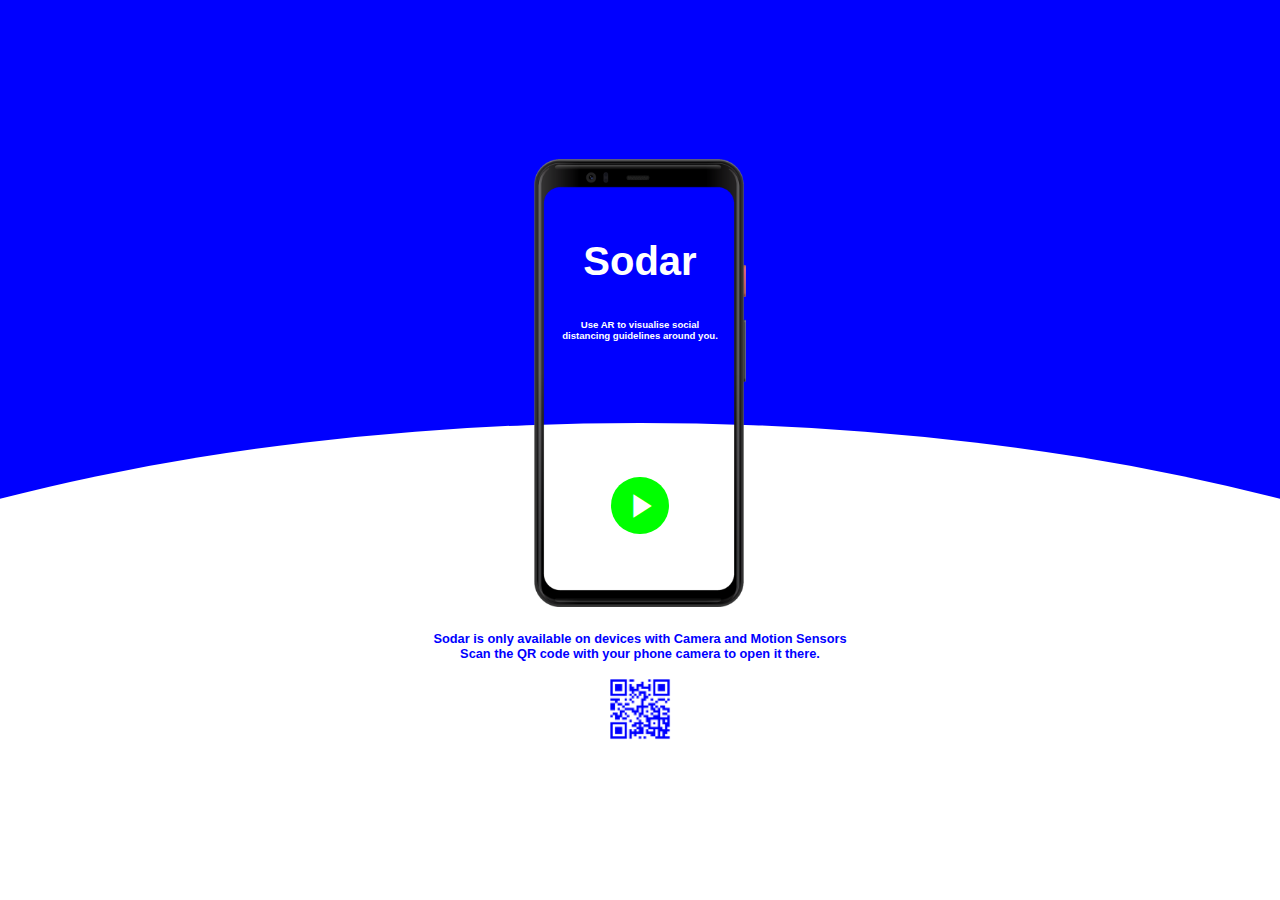
<file: sodar/index.html>
<!DOCTYPE html>
<html lang="en"><head>
	<meta charset="UTF-8">
	<meta name="viewport" content="width=device-width, initial-scale=1.0">
	<meta http-equiv="X-UA-Compatible" content="ie=edge">
	<meta name="theme-color" content="#0000ff">
	<title>Camera selection</title>
  <script src='/jquery-3.2.1.min.js'></script>
  <link rel="preconnect" href="https://fonts.googleapis.com">
  <link href="https://fonts.googleapis.com/icon?family=Material+Icons" rel="stylesheet">
<style>
	html,
body {
  margin: 0;
  padding: 0;
}

html {
  height: 100%;
}

body {
  font-family: Helvetica, Arial, sans-serif;
  min-height: 100%;
  display: flex;
  flex-direction: column;
  background: blue;
}

header {
  background: #f0293e;
  color: #fff;
  text-align: center;
}
main {
  background: #ffffff;
  min-height: 100vh;
  max-height: 100vh;
  display: none;
  align-items: center;
  flex-direction: column;
}

.controls {
  position: fixed;
  top: 0;
  text-align: center;
  background: #333e5a;
  width: 100%;
  height: 3rem;
  padding-bottom: 1rem;
  display: flex;
  flex-direction: row;
  align-items: center;
  justify-content: space-between;
  background: linear-gradient(180deg,#000b, #0000);
}

.controls > div {
  display: flex;
  flex-direction: row;
  align-items: center;
}

.controls > div > div {
  height: 2.5rem;
  width: 3rem;
  background-color: #0000;
  border-radius: 2rem;
  color: white;
  display: flex;
  align-items: center;
  justify-content: center;
  transition: all 0.25s;
  margin: 0 0.5rem;
}

#exitFullScreen span {
  font-size: 2rem;
}

.controls > div > div:hover {
  background-color: #0002;
}

select {
  height: 2rem;
  width: 3rem;
  position: absolute;
  opacity: 0;
}

option {
  font-size: 1rem;
  background-color: #fee;

}

option[selected] {
  font-weight: bold;
}

option[disabled] {
  text-align: center;
  background-color: #f77;
  color: white;
  font-size: 1.2rem;
  font-weight: normal;
}

#video-bg {
  height: 100vh;
  width: 100vw;
  object-fit: cover;
  overflow: hidden;
  position: absolute;
  bottom: 0;
  right: 0;
}

#video-wrapper {
  position: relative;
  min-width: 100vw;
  min-height: 100vh;
  transform-style: preserve-3d;
  background-color: #001;
  display: flex;
  justify-content: center;
  align-items: center;
  overflow: hidden;
}

video {
  min-width: 100%; 
  min-height: 100%; 

  /* Setting width & height to auto prevents the browser from stretching or squishing the video */
  width: auto;
  height: auto;
  display: block;
  margin: 0 auto;
  position: absolute;
  /* object-fit: cover; */
}

#c {
  position: absolute;
  min-width: 100%; 
  min-height: 100%; 
  /* object-fit: cover; */
}

/* main { display: none;} */

#startPC, #startMOB {
  width: 100vw;
  height: 100vh;
  overflow: hidden;
  position: relative;
  display: none;
  align-items: center;
  flex-direction: column;
  justify-content: center;
}

@keyframes rise {
  0% {
    opacity: 0;
    transform: translateY(5rem);
  }
  30% {
    opacity: 0;
    transform: translateY(5rem);
  }
  100% {
    opacity: 1;
    transform: translateY(0);
  }
}

@keyframes rise1 {
  0% {
    transform: translateY(10rem);
  }
  100% {
    transform: translateY(0);
  }
}


@keyframes r1 {
  0% {
    top: 110vh;
    border-width: 0;
  }
  100% {
    top: -78vh;
    border-width: 25vh;
  }
}

@keyframes r2 {
  0% {
    top: 110vh;
    border-width: 0;
  }
  100% {
    top: -72vh;
    border-width: 25vh;
  }
}

#ring1 {
  position: absolute;
  width: 400vw;
  height: 300vh;
  background: #00f;
  border: solid white;
  border-width: 25vh;
  border-radius: 50%;
  display: flex;
  align-items: center;
  justify-content: center;
  top: -78vh;
  animation: r1 2s cubic-bezier(0.75, 0, 0.6, 1);
}

#ring2 {
  width: 180vw;
  height: 100vh;
  background: #fff;
  border-radius: 50%;
}

#landing {
  display: flex;
  align-items: center;
  position: absolute;
  flex-direction: column;
  /* transform: translateY(-5rem); */
}

#phone {
  display: flex;
  align-items: center;
  position: relative;
  flex-direction: column;
  height: 28rem;
} 

#phone h1 {
  color: #fff;
  font-size: 2.5rem;
  margin-top: 5rem;
  animation: rise1 2s cubic-bezier(0.75, 0, 0.6, 1);
  /* transform: translateY(-10rem); */
}
#phone h2 {
  color: #fff;
  font-size: 0.6rem;
  /* transform: translateY(-7rem); */
  text-align: center;
  animation: rise 2s cubic-bezier(0.75, 0, 0.6, 1);
}

#landing h3 {
  color: #00f;
  font-size: 0.8rem;
  /* transform: translateY(-7rem); */
  text-align: center;
  margin: 1.5rem 0 1rem 0;
  animation: rise 2s cubic-bezier(0.75, 0, 0.6, 1);
}

#phone img {
  position: absolute;
  height: 28rem;
  animation: rise 2s cubic-bezier(0.75, 0, 0.6, 1);
}

#qr {
  height: 4rem;
  animation: rise 2s cubic-bezier(0.75, 0, 0.6, 1);
}

#phone button {
  background: #0f0;
  border: none;
  border-radius: 2rem;
  height: 3.6rem;
  width: 3.6rem;
  font-size: 2.5rem;
  display: flex;
  align-items: center;
  justify-content: center;
  color: #fff;
  margin-top: 8rem;
  animation: rise 2s cubic-bezier(0.75, 0, 0.6, 1);
}

#startMOB #ring1 {
  top: -72vh;
  animation: r2 2s cubic-bezier(0.75, 0, 0.6, 1);
}

#startMOB #phone {
  height: auto;
}

#startMOB #phone h1 {
  font-size: 4rem;
  margin-top: 2rem;
}

#startMOB #phone h2 {
  font-size: 1rem;
}

#startMOB #phone button {
  height: 4rem;
  width: 8rem;
  font-size: 1rem;
  margin-top: 10rem;
  margin-bottom: 2rem;
  font-weight: bold;
}

/* The slider itself */
.slider {
  -webkit-appearance: none;  /* Override default CSS styles */
  appearance: none;
  width: 100%; /* Full-width */
  height: 4px; /* Specified height */
  background: #fff; /* Grey background */
  outline: none; /* Remove outline */
   border-radius: 2px;
}


/* The slider handle (use -webkit- (Chrome, Opera, Safari, Edge) and -moz- (Firefox) to override default look) */
.slider::-webkit-slider-thumb {
  -webkit-appearance: none; /* Override default look */
  appearance: none;
  width: 16px; /* Set a specific slider handle width */
  height: 16px; /* Slider handle height */
  background: #0f0; /* Green background */
  cursor: pointer; /* Cursor on hover */
  border-radius: 8px;
  cursor: ew-resize;
}

.slider::-moz-range-thumb {
  width: 16px; /* Set a specific slider handle width */
  height: 16px; /* Slider handle height */
  background: #00f; /* Green background */
  cursor: pointer; /* Cursor on hover */
  border-radius: 8px;
}

</style>
  
</head>
<body>

<div id='startPC'>
  <div id="ring1">
    <div id="ring2"></div>
  </div>

  <div id="landing">
    <div id="phone">
      <img src="phone_x2.png">
      <h1>Sodar</h1>
      <h2>Use AR to visualise social<br>distancing guidelines around you.</h2>
      <button class='material-icons'>play_arrow</button>
    </div>
    <h3>Sodar is only available on devices with Camera and Motion Sensors<br>
      Scan the QR code with your phone camera to open it there.</h3>
      <img id='qr' src="qr.png">
  </div>
</div>

<div id='startMOB'>
  <div id="ring1">
    <div id="ring2"></div>
  </div>

  <div id="landing">
    <div id="phone">
      <h1>Sodar</h1>
      <h2>Use AR to visualise social<br>distancing guidelines around you.</h2>
      <button onclick="start()">LAUNCH</button>
    </div>
  </div>
</div>

<main>
<div id="video-bg">
  <div id="video-wrapper">
    <video id="video" autoplay playsinline></video>
    <canvas id="c"></canvas>
  </div>
</div>

<div class="controls">
  <div id="leftControls">
    <div id="exitFullScreen" onclick='fullscreen(false)'>
      <span class='material-icons'>arrow_back</span>
    </div>
  </div>

  <div id="rightControls">
    <div id="camSelect">
      <select id="select"><option disabled selected>Select Camera</option></select>
      <span class='material-icons'>camera_alt</span>
    </div>

    <div id="more" onclick="showMore(true)">
      <span class='material-icons'>more_vert</span>
    </div>
  </div>

</div>
<style>

#settingsGrid {
  position: fixed;
  bottom: 0;
  display: grid;
  grid-template-columns: 2rem auto auto;
  grid-gap: 1rem;
  color: white;
  width: calc(100% - 2rem);
  max-width: 500px;
  border-radius: 1rem 1rem 0 0;
  background: #000c;
  padding: 1rem;
  transform: translateY(300px);
  transition: 0.5s all;
}

#settingsGrid > div:nth-of-type(1) {
  grid-area: 1 / 1 / span 1 / span 2;
  padding: 0 0 1rem 0;
  font-size: 1.5rem;
  font-weight: bold;
}
#settingsGrid > div:nth-of-type(2) {
  grid-area: 1 / 3 / span 1 / span 1;
  text-align: right;
  padding: 0 0 1rem 0;
}
#settingsGrid > div:nth-of-type(3) {
  grid-area: 2 / 1 / span 2 / span 1;
}
#settingsGrid > div:nth-of-type(4) {
  grid-area: 2 / 2 / span 1 / span 1;
}
#settingsGrid > div:nth-of-type(5) {
  grid-area: 2 / 3 / span 1 / span 1;
  text-align: right;
}
#settingsGrid > div:nth-of-type(6) {
  grid-area: 3 / 2 / span 1 / span 2;
}
#settingsGrid > div:nth-of-type(7) {
  grid-area: 4 / 1 / span 1 / span 1;
}
#settingsGrid > div:nth-of-type(8) {
  grid-area: 4 / 2 / span 1 / span 2;
}
#settingsGrid > div:nth-of-type(9) {
  grid-area: 5 / 1 / span 1 / span 1;
}
#settingsGrid > div:nth-of-type(10) {
  grid-area: 5 / 2 / span 1 / span 2;
}

input[type=range] {
  width: 100%;
  margin: 0;
  transform: translateY(-0.5rem);
}

#settingsGrid b {
  font-size: 1.2rem;
  line-height: 1.5rem;
}
</style>

<div id="settingsGrid">
    <div><span>More Options</span></div>
    <div class='icons' onclick="showMore(false)"><span class='material-icons'>close</span></div>

    <div class='icons'><span class='material-icons'>tune</span></div>
    <div><b>Field of View</b></div>
    <div><span id='fovSpan'>70</span></div>
    <div><input class='slider' min='30' max='120' value='72' type="range" id='fov'></div>

    <div class='icons'><span class='material-icons'>share</span></div>
    <div><b>Share</b></div>

    <div class='icons'><span class='material-icons'>feedback</span></div>
    <div><b>Feedback</b></div>

</div>

</main>

<script>

function support(e) {
  console.log(e)
  window.removeEventListener("devicemotion", support);
  a = e.accelerationIncludingGravity
  if (typeof(a.x) != 'number' || (a.x == 0 && a.y == 0 && a.z == 0)) {
    $('#startPC').css('display', 'flex')
    $('#startMOB').css('display', 'none')

  }
  else {
    $('#startPC').css('display', 'none')
    $('#startMOB').css('display', 'flex')
  }
}
window.addEventListener("devicemotion", support);
$('#startMOB').css('display', 'flex')


function start() {
  fullscreen(true)
  changeCam();
  requestAnimationFrame(render);
}

function handleResize() {
  $('#c').css('width', $('#video').css('width'))
  $('#c').css('height', $('#video').css('height'))
  if (window.innerHeight < window.innerWidth) {
    
  }
}
handleResize()
window.addEventListener("resize", handleResize);

document.addEventListener('fullscreenchange', () => {
  if (document.fullscreenElement == null) {
    $('main').css('display', 'none')
  }
})

function showMore(show) {
  if (show) {
    $('#settingsGrid').css('transform', 'translateY(0)')
  }
  else {
    $('#settingsGrid').css('transform', 'translateY(300px)')
  }
}

</script>
  
  <script>
    var angB = 0;
    prevB = new Array(5).fill(null);
    var angA = 0;
    prevA = new Array(5).fill(null);
    var angC = 0;
    prevC = new Array(5).fill(null);
    const average = list => list.reduce((prev, curr) => prev + curr) / list.length;
    function handleOrientation(event) {
      // updateFieldIfNotNull('Orientation_a', event.alpha);
      // updateFieldIfNotNull('Orientation_b', event.beta);
      // updateFieldIfNotNull('Orientation_g', event.gamma);
      if (prevA[0] == null) {
        prevA = new Array(prevA.length).fill(event.alpha);
        prevB = new Array(prevB.length).fill(event.beta);
        prevC = new Array(prevC.length).fill(event.gamma);
      }
    
      // prevB.push(event.beta - 90*Math.round((event.beta - prevB[prevB.length - 1])/90))
      if (Math.round((event.beta - prevB[prevB.length - 1])/30) != 0) {
        prevB = Array(prevB.length).fill(event.beta);
      }
      prevB.push(event.beta)
      prevB.shift()
      angB = average(prevB)
    
    
      // prevA.push(event.alpha)
      if (Math.round((event.alpha - prevA[prevA.length - 1])/30) != 0) {
        prevA = Array(prevA.length).fill(event.alpha);
      }
      prevA.push(event.alpha)
      prevA.shift()
      angA = average(prevA)
    
      // prevC.push(event.gamma)
      if (Math.round((event.gamma - prevC[prevC.length - 1])/30) != 0) {
        prevC = Array(prevC.length).fill(event.gamma);
      }
      prevC.push(event.gamma)
      prevC.shift()
      angC = average(prevC)
    
      // document.querySelector('h1').textContent = angC;
      // incrementEventCount();
    }
    
    let demo_button = document.getElementById("start_demo");
      
      // Request permission for iOS 13+ devices
    if (
      DeviceMotionEvent &&
      typeof DeviceMotionEvent.requestPermission === "function"
    ) {
      DeviceMotionEvent.requestPermission();
    }
    
    window.addEventListener("deviceorientation", handleOrientation);
    
    </script>

  <script>
		const video = document.getElementById('video');
const button = document.getElementById('button');
const select = document.getElementById('select');
let currentStream;

function stopMediaTracks(stream) {
  stream.getTracks().forEach(track => {
    track.stop();
  });
}

function gotDevices(mediaDevices) {
  selected = select.options.selectedIndex;
  select.innerHTML = `<option disabled selected value=''>Select Back Camera</option>`;
  let count = 1;
  mediaDevices.forEach(mediaDevice => {
    if (mediaDevice.kind === 'videoinput') {
      console.log(mediaDevice)
      const option = document.createElement('option');
      option.value = mediaDevice.deviceId;
      const label = mediaDevice.label || `Camera #${count++}`;
      const textNode = document.createTextNode(label);
      option.appendChild(textNode);
      select.appendChild(option);
    }
  });
  select.options.selectedIndex = selected;
  $(select.options[selected]).attr('selected', '')
}

function changeCam(event) {
  if (typeof currentStream !== 'undefined') {
    stopMediaTracks(currentStream);
  }
  const videoConstraints = {};
  if (select.value === '') {
    videoConstraints.facingMode = { ideal: "environment" };
  } else {
    videoConstraints.deviceId = { exact: select.value };
  }
  const constraints = {
    video: videoConstraints,
    audio: false
  };
  navigator.mediaDevices
    .getUserMedia(constraints)
    .then(stream => {
      track = stream.getVideoTracks()[0];
      // track.applyConstraints({ advanced: [{torch: $('#flash')[0].checked }] });
      currentStream = stream;
      video.srcObject = stream;
      return navigator.mediaDevices.enumerateDevices();
    })
    .then(gotDevices)
    .then(handleResize())
    .catch(error => {
      console.error(error);
      navigator.mediaDevices.enumerateDevices().then(gotDevices);
    });
}

select.addEventListener('change', changeCam);

navigator.mediaDevices.enumerateDevices().then(gotDevices);

function fullscreen(open) {
  elem = document.querySelector('main');
  if (open) {
    $('main').css('display', 'flex')
    if (elem.requestFullscreen) {
      elem.requestFullscreen();
    } else if (elem.webkitRequestFullscreen) { /* Safari */
      elem.webkitRequestFullscreen();
    } else if (elem.msRequestFullscreen) { /* IE11 */
      elem.msRequestFullscreen();
    }
  }
  else {
    $('main').css('display', 'none')
    document.exitFullscreen()
  }
}


	</script>
<script type="module">

import {
  WebGLRenderer,
  PerspectiveCamera,
  RingGeometry,
  CircleGeometry,
  MeshBasicMaterial,
  Mesh,
  Scene
}  from './three.module.js';
// import * as WebGLRenderer from './three.module.js/WebGLRenderer'
// import * as THREE  from './three.module.js';

const canvas = document.querySelector('#c');
const renderer = new WebGLRenderer({canvas});
// const renderer = new THREE.WebGLRenderer({canvas});
renderer.setClearColor (0x000000, 0);

var fov = localStorage.getItem("fov") || 40;    // field of view in degrees
const aspect = 2;  // the canvas default
const near = 0.1;
const far = 6;
var camera = new PerspectiveCamera(fov, aspect, near, far);
// var camera = new THREE.PerspectiveCamera(fov, aspect, near, far);
camera.rotation.order = "ZXY"

const scene = new Scene();

const innerRadius = 1.9;  // ui: innerRadius
const outerRadius = 2;  // ui: outerRadius
const segments = 180;  // ui: thetaSegments
const ringGeometry = new RingGeometry( innerRadius, outerRadius, segments);
// const ringGeometry = new THREE.RingGeometry( innerRadius, outerRadius, segments);
const dotGeometry = new CircleGeometry(0.01, 18);
// const dotGeometry = new THREE.CircleGeometry(0.01, 18);

const ringMaterial = new MeshBasicMaterial({color: 0xffffff, opacity: 1, transparent: true});
// const ringMaterial = new THREE.MeshBasicMaterial({color: 0xffffff, opacity: 1, transparent: true});
var shadowMaterial = new MeshBasicMaterial({color: 0x000000, opacity: 0.5, transparent: true});
// var shadowMaterial = new THREE.MeshBasicMaterial({color: 0x000000, opacity: 0.5, transparent: true});

const ring = new Mesh(ringGeometry, ringMaterial);
// const ring = new THREE.Mesh(ringGeometry, ringMaterial);
const ringShadow = new Mesh(ringGeometry, shadowMaterial);
// const ringShadow = new THREE.Mesh(ringGeometry, shadowMaterial);

var dots = []
for (let a=-11; a<=11; a++) {
  for (let b=-10; b<=10; b++) {
    let x = a*Math.sqrt(3)*0.1;
    let y = b*0.2 + 0.1*(a%2);
    if (x**2 + y**2 < 3.6) {
      var dot = new Mesh(dotGeometry, ringMaterial);
      dot.position.set(x,y,-1.49)
      dots.push(dot)
      var dot = new Mesh(dotGeometry, shadowMaterial);
      dot.position.set(x,y,-1.5)
      dots.push(dot)
    }
  }
}

function ripple(time) {
  time *= 0.005;       //speed of animation
  for (dot of dots) {
    let x = dot.position.x
    let y = dot.position.y
    var dist = Math.sqrt(x**2 + y**2)
    dot.scale.set(1 + Math.sin(5*dist-time), 1 + Math.sin(5*dist-time), 1)
  }
}

ring.position.z = -1.49;
ringShadow.position.z = -1.5;

scene.add(ring, ringShadow, ...dots);
renderer.render(scene, camera);
window.render = (time) => {
  ripple(time)
  const canvas = renderer.domElement;
  renderer.setSize(canvas.clientWidth, canvas.clientHeight, false);
  camera.rotation.x = angB * Math.PI/180;
  camera.rotation.y = angC * Math.PI/180;
  camera.rotation.z = angA * Math.PI/180;
  camera.position.z = -0.4*Math.cos(angB * Math.PI/180)
  localStorage.setItem("fov", document.getElementById('fov').value)
  camera.fov = document.getElementById('fov').value
  camera.aspect = canvas.clientWidth / canvas.clientHeight
  camera.updateProjectionMatrix()
  renderer.render(scene, camera);
  if ($('main').css('display') != 'none') {
    requestAnimationFrame(render);
  }
}
</script>

<script>
  $('.slider').on('input', function () {
    $(this).prev().find('input').val(this.value);
    var value = (this.value-this.min)/(this.max-this.min)*100;
    this.style.background = `linear-gradient(90deg, #0f0 ${value}%, #999 ${value}%)`;
    $('#fovSpan').html(this.value + '&deg')
  });
  $('.slider').trigger('input');
</script>
  
  </body></html>
</file>
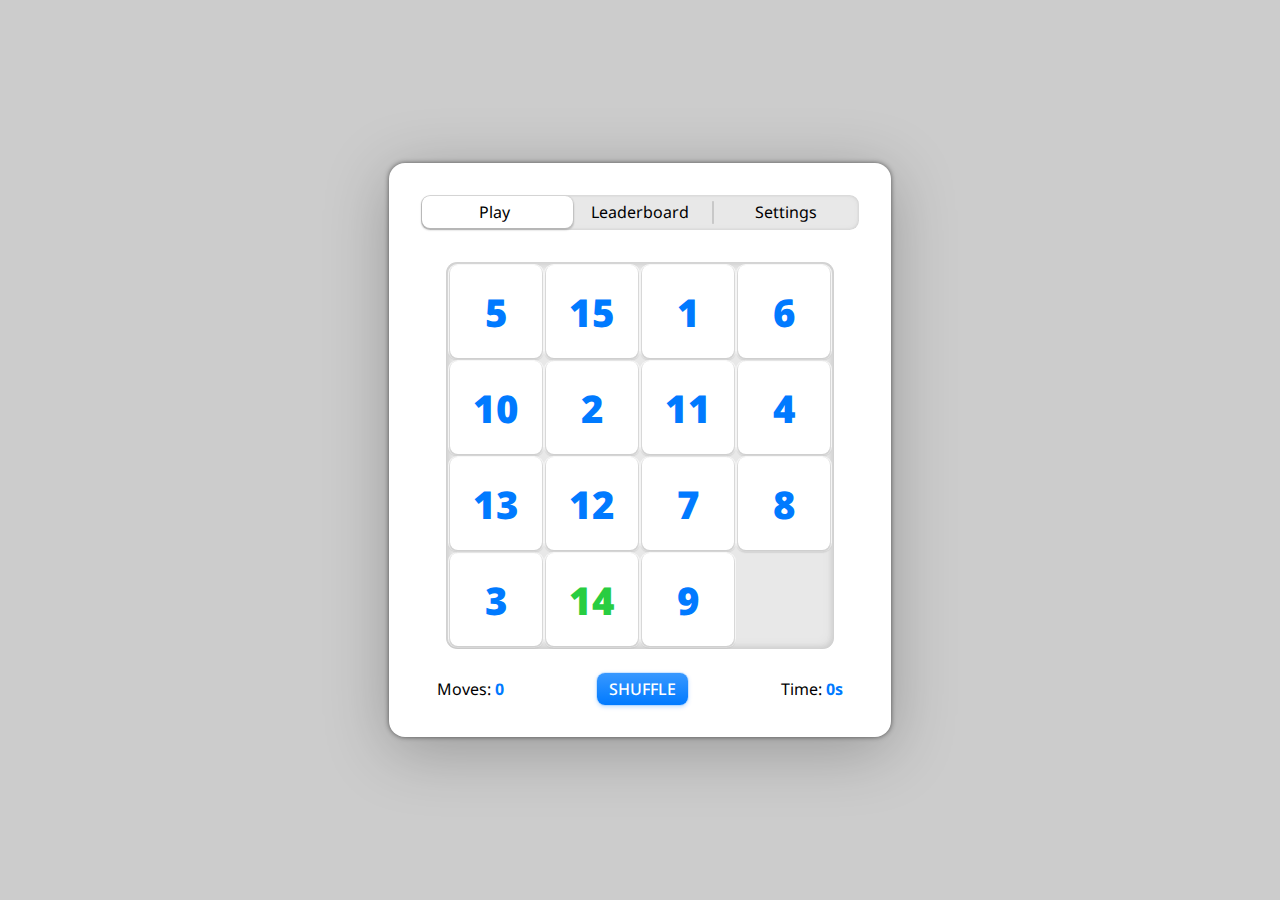
<file: kshitij/15puzzle/index.html>
<!DOCTYPE html>
<html lang="en">
<head>
    <meta charset="UTF-8">
    <meta name="viewport" content="width=device-width, initial-scale=1.0">
    <title>15 Puzzle</title>
    <meta property="og:title" content="15puzzle">
    <meta property="og:site_name" content="15puzzle">
    <meta property="og:description" content="Play the classic 15puzzle or challenge yourself!">
    <meta property="og:image" content="assets/banner.jpg">
    <link rel="stylesheet" href="style.css">
    <link rel="preconnect" href="https://fonts.googleapis.com">
    <link rel="shortcut icon" href="assets/logo.jpg" type="image/x-icon">
<link rel="preconnect" href="https://fonts.gstatic.com" crossorigin>
<link href="https://fonts.googleapis.com/css2?family=Noto+Sans:wght@100;200;300;400;500;600;700;800;900&display=swap" rel="stylesheet">
    <link rel="stylesheet" href="https://fonts.googleapis.com/css2?family=Material+Symbols+Outlined:opsz,wght,FILL,GRAD@20..48,100..700,0..1,-50..200" />
</head>
<body>

    <div id="main">

        <div id="navtabs">
            <input type="radio" name="tab" id="tab_1">
            <input type="radio" name="tab" id="tab_2">
            <input type="radio" name="tab" id="tab_3">
    
            <div id="active-tab"></div>
    
            <label for="tab_1" onclick="navigate(1)">Play</label>
            <div class="separator"></div>
            <label for="tab_2" onclick="navigate(2)">Leaderboard</label>
            <div class="separator"></div>
            <label for="tab_3" onclick="navigate(3)">Settings</label>
        </div>

        <div class="page">
            <div id="board-container">
                <div id="board"></div>
                <div id="shareBtn" onclick="shareRes()">
                    <span class="material-symbols-outlined">ios_share</span>
                    <span>Share</span>
                </div>
            </div>

            <div id="tracker">
                <span id="move-track">Moves: <b>0</b></span>
                <input type="button" id="newGameBtn" onclick="newGame()" value="SHUFFLE">
                <span id="time-track">Time: <b>0s</b></span>
            </div>
        </div>
        
        <div class="page" style="display: none;">

            <div id="filters">

                <div id="sort-filter">
                    <span>Sort by :</span>
                    <div id="choose-menu" >
                        <input type="radio" checked name="sort-by" id="by-time">
                        <input type="radio" name="sort-by" id="by-moves">
                        <label for="by-time">Time</label>
                        <label for="by-moves">Moves</label>
                    </div>
                </div>


                <div id="size-filter">
                    <span>Size :</span>
                    <button id="pull-down-btn">
                        <span>---</span>
                        <span class="material-symbols-outlined">unfold_more</span>
                    </button>
                    <div id="menu">
                        <!-- <span class="menu-item" value="3x3">1 by 1</span> -->
                    </div>
                </div>

            </div>

            <div id="leaderboard">
                <div id="list-head">
                    <span class="material-symbols-outlined">numbers</span>
                    <span id="score-type">Score</span>
                    <span id="score-size">Size</span>
                </div>
                <span id="empty-scores">Your scores would show up here</span>
                <div id="list-items">

                    <!-- <div class="list-item">
                        <span class="score-rank">1</span>
                        <span class="score-info"><b>44s</b><i>13 moves</i></span>
                        <span class="score-size">4 × 4</span>
                    </div> -->

                </div>
            </div>

        </div>

        <div class="page" style="display: none;">

            <div class="setting" id="size-select">
                <span><b>Puzzle Size</b><br>Specify rows & columns</span>
                <div id="size-input">

                    <input type="number" id="numRows" max="7" min="2" value="4" placeholder="4"
                        onblur="handleSizeInput(this)"
                        oninput="handleSizeInput(this)"
                        onclick="this.select()">

                    <span>×</span>

                    <input type="number" id="numCols" max="7" min="2" value="4" placeholder="4"
                        onblur="handleSizeInput(this)"  
                        oninput="handleSizeInput(this)"
                        onclick="this.select()">

                </div>
            </div>

            <div class="setting" id="image-select">
                <span><b>Choose Tile Art</b><br>Or upload your own</span>
                <div id="choose-image">
                    <img
                        src="assets/white.jpg"
                        class="active"
                        showImage="false"
                        aspectRatio="1"
                        textColor="#007AFF"
                        shadowColor="#FFFFFF"
                        onclick="setTileArt(this)">

                    <img
                        src="assets/IIT-KGP.jpg"
                        showImage="true"
                        aspectRatio="1"
                        textColor="#FFFFFF"
                        shadowColor="#000000"
                        onclick="setTileArt(this)">
                    
                    <div id="custom-image">
                        <input type="file" name="" id="image-picker" accept="image/*" oninput="setTileArt(this)">
                        <label for="image-picker" class="material-symbols-outlined">add_photo_alternate</label>
                    </div>
                </div>
            </div>

            <div class="setting" id="challenge-select">
                <span><b>Challenge Mode</b><br>For Pro Gamers</span>
                <div id="challenge-choose">
                    <input type="checkbox" name="" id="freeze-challenge">
                    <input type="checkbox" name="" id="blind-challenge">
                    <label for="freeze-challenge">
                        <span class="material-symbols-outlined">check</span>
                        <span>Freeze Mode</span>
                    </label>
                    <label for="blind-challenge">
                        <span class="material-symbols-outlined">check</span>
                        <span>Blind Mode</span>
                    </label>
                </div>
            </div>

            <span id="warning">
                Custom Images with high resolution can causes<br>
                performance issues on lower-end devices
            </span>
        </div>
    </div>

    <video src="assets/confetti.mp4"></video>
    <script src="app.js"></script>
</body>
</html>
</file>
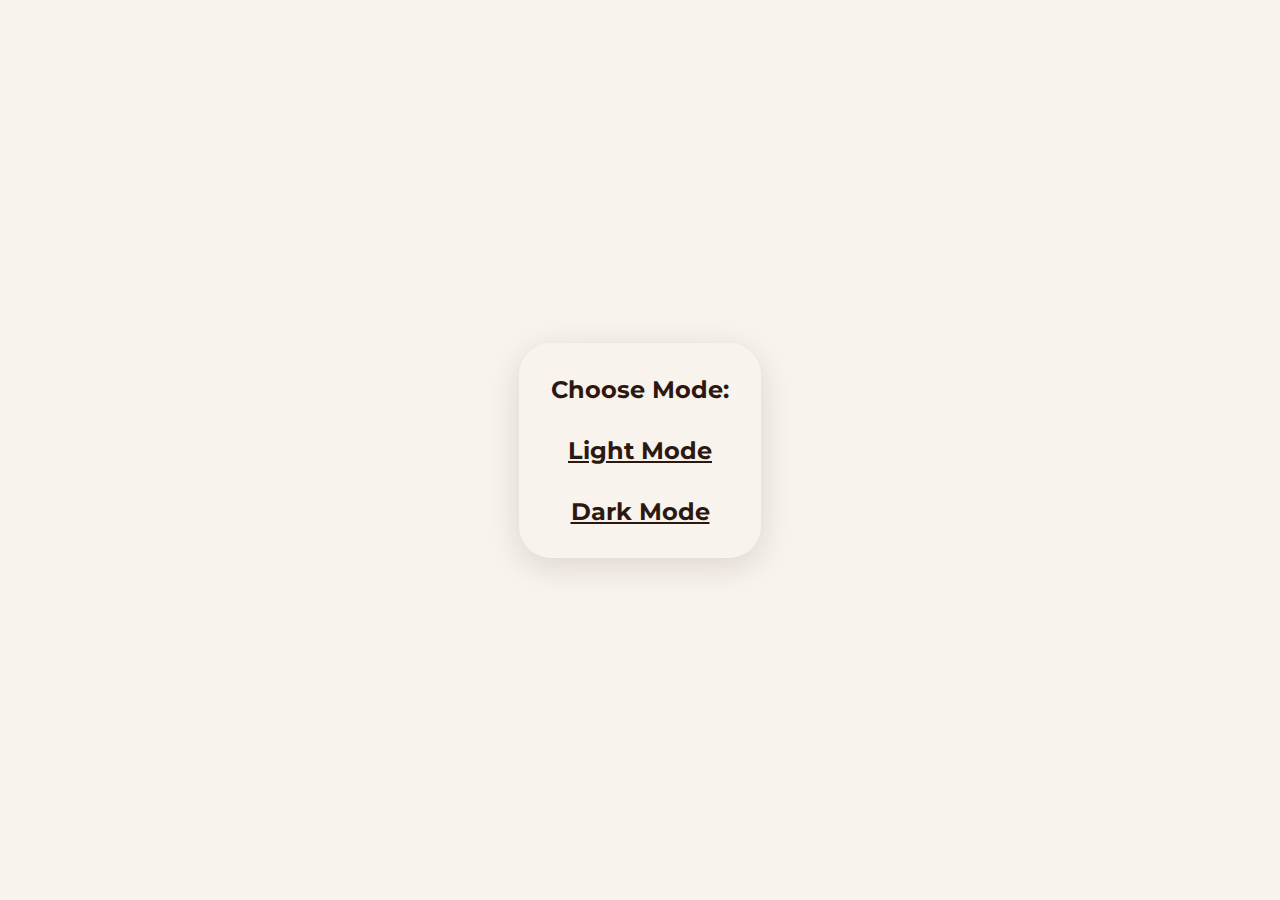
<file: kshitij/bookstore/index.html>
<!--

    Design inspired by
    https://dribbble.com/shots/16279204/attachments/8149089?mode=media

    All the code is orignal, tho ;)

-->

<!DOCTYPE html>
<html lang="en">
<head>
    <meta charset="UTF-8">
    <meta name="viewport" content="width=device-width, initial-scale=1.0">
    <title>The Bookworm</title>
    <link rel="stylesheet" href="index.css">
    <link rel="shortcut icon" href="assets/favicon.png" type="image/x-icon">
</head>
<body>
    <div id="choose-mode">
        <span>Choose Mode:</span>
        <a href="light.html">Light Mode</a>
        <a href="dark.html">Dark Mode</a>
    </div>
    
</body>
</html>
</file>
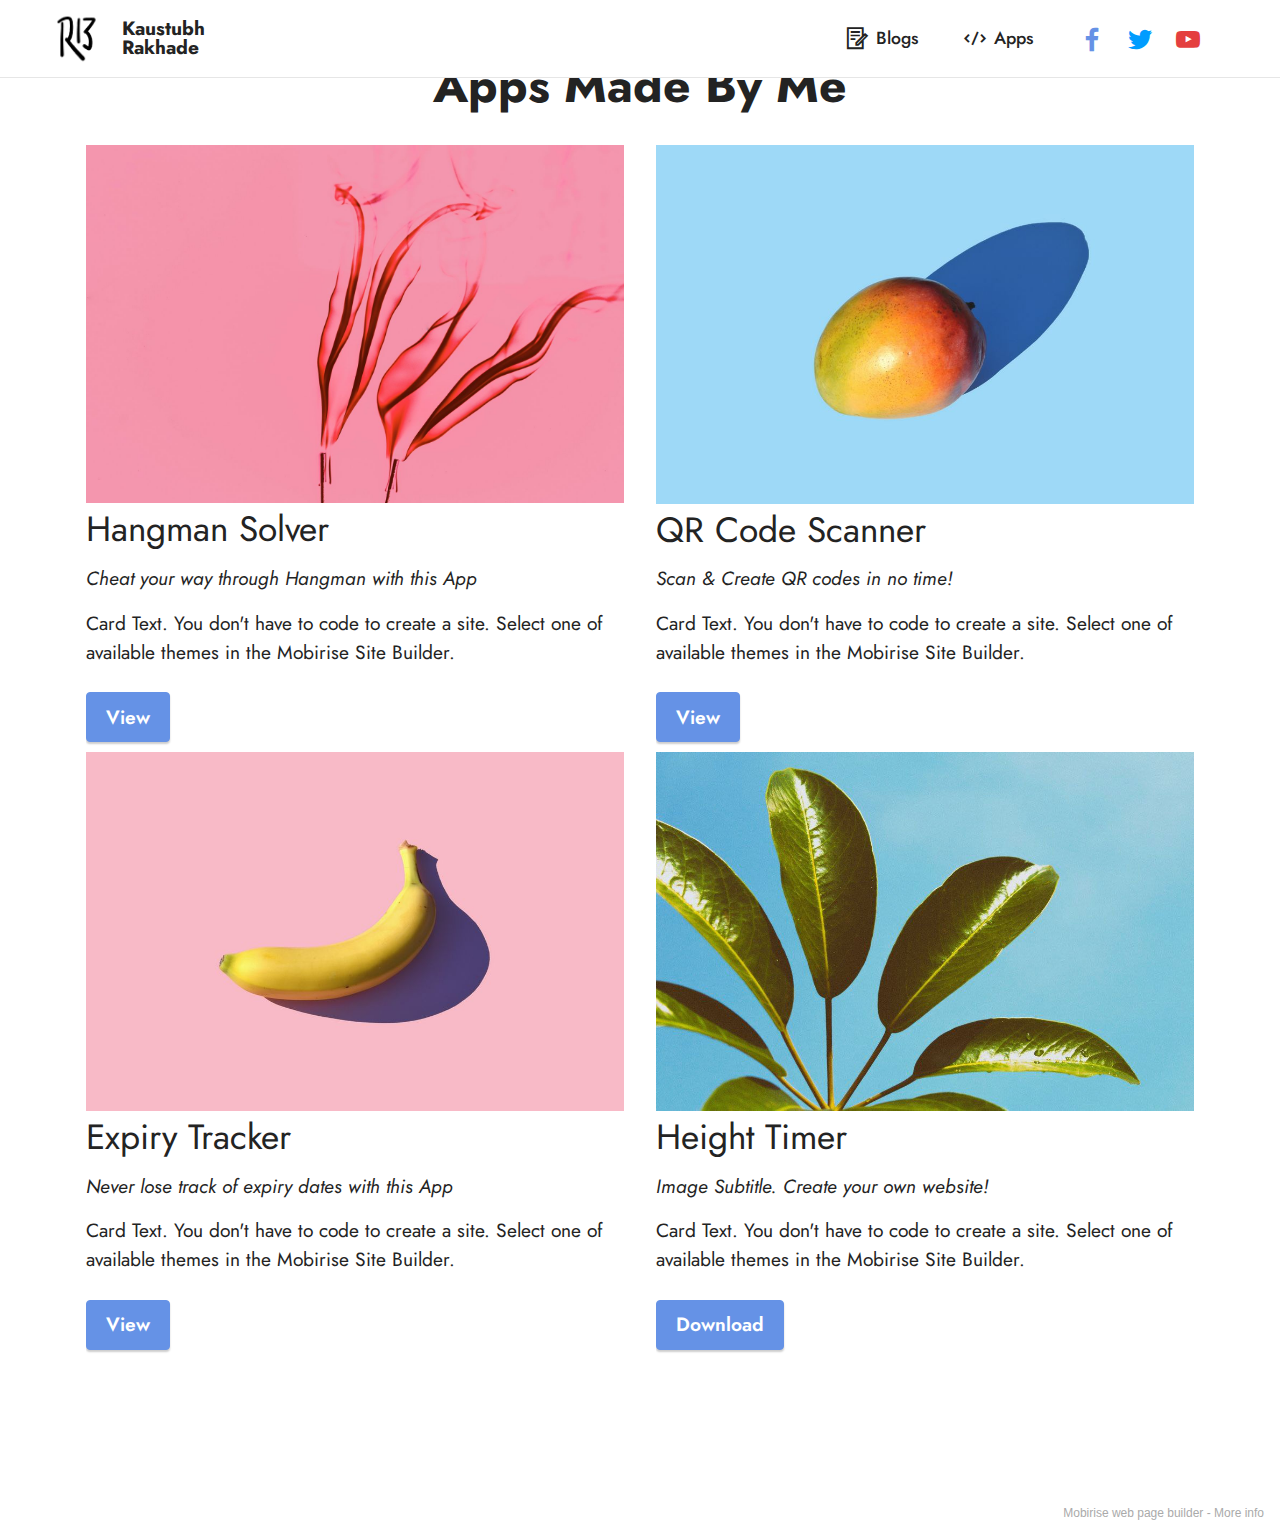
<file: apps.html>
<!DOCTYPE html>
<html  >
<head>
  <!-- Site made with Mobirise Website Builder v5.3.0, https://mobirise.com -->
  <meta charset="UTF-8">
  <meta http-equiv="X-UA-Compatible" content="IE=edge">
  <meta name="generator" content="Mobirise v5.3.0, mobirise.com">
  <meta name="viewport" content="width=device-width, initial-scale=1, minimum-scale=1">
  <link rel="shortcut icon" href="assets/images/1603366046051-121x40.png" type="image/x-icon">
  <meta name="description" content="">
  
  
  <title>Apps</title>
  <link rel="stylesheet" href="assets/web/assets/mobirise-icons2/mobirise2.css">
  <link rel="stylesheet" href="assets/tether/tether.min.css">
  <link rel="stylesheet" href="assets/bootstrap/css/bootstrap.min.css">
  <link rel="stylesheet" href="assets/bootstrap/css/bootstrap-grid.min.css">
  <link rel="stylesheet" href="assets/bootstrap/css/bootstrap-reboot.min.css">
  <link rel="stylesheet" href="assets/dropdown/css/style.css">
  <link rel="stylesheet" href="assets/socicon/css/styles.css">
  <link rel="stylesheet" href="assets/theme/css/style.css">
  <link rel="preload" as="style" href="assets/mobirise/css/mbr-additional.css"><link rel="stylesheet" href="assets/mobirise/css/mbr-additional.css" type="text/css">
  
  
  
  
</head>
<body>
  
  <section class="menu cid-s48OLK6784" once="menu" id="menu1-k">
    
    <nav class="navbar navbar-dropdown navbar-expand-lg">
        <div class="container-fluid">
            <div class="navbar-brand">
                <span class="navbar-logo">
                    <a href="https://mobiri.se">
                        <img src="assets/images/1603366046051-121x40.png" alt="Mobirise" style="height: 3.8rem;">
                    </a>
                </span>
                <span class="navbar-caption-wrap"><a class="navbar-caption text-black display-7" href="https://mobiri.se">Kaustubh<br>Rakhade</a></span>
            </div>
            <button class="navbar-toggler" type="button" data-toggle="collapse" data-target="#navbarSupportedContent" aria-controls="navbarNavAltMarkup" aria-expanded="false" aria-label="Toggle navigation">
                <div class="hamburger">
                    <span></span>
                    <span></span>
                    <span></span>
                    <span></span>
                </div>
            </button>
            <div class="collapse navbar-collapse" id="navbarSupportedContent">
                <ul class="navbar-nav nav-dropdown nav-right" data-app-modern-menu="true"><li class="nav-item"><a class="nav-link link text-black display-4" href="https://mobirise.com"><span class="mobi-mbri mobi-mbri-contact-form mbr-iconfont mbr-iconfont-btn"></span>Blogs</a></li>
                    <li class="nav-item"><a class="nav-link link text-black display-4" href="https://mobirise.com"><span class="mobi-mbri mobi-mbri-code mbr-iconfont mbr-iconfont-btn"></span>Apps</a></li></ul>
                <div class="icons-menu">
                    <a class="iconfont-wrapper" href="https://mobiri.se" target="_blank">
                        <span class="p-2 mbr-iconfont socicon-facebook socicon" style="color: rgb(101, 146, 230); fill: rgb(101, 146, 230);"></span>
                    </a>
                    <a class="iconfont-wrapper" href="https://mobiri.se" target="_blank">
                        <span class="p-2 mbr-iconfont socicon-twitter socicon" style="color: rgb(0, 156, 255); fill: rgb(0, 156, 255);"></span>
                    </a>
                    <a class="iconfont-wrapper" href="https://mobiri.se" target="_blank">
                        <span class="p-2 mbr-iconfont socicon-youtube socicon" style="color: rgb(228, 63, 63); fill: rgb(228, 63, 63);"></span>
                    </a>
                    
                </div>
                
            </div>
        </div>
    </nav>

</section>

<section class="gallery2 cid-sr30ZIgRdz" id="gallery2-m">
    
    
    <div class="container">
        <div class="mbr-section-head">
            <h4 class="mbr-section-title mbr-fonts-style align-center mb-0 display-2"><strong>Apps Made By Me</strong></h4>
            
        </div>
        <div class="row mt-4">
            <div class="item features-image сol-12 col-md-6 col-lg-6">
                <div class="item-wrapper">
                    <div class="item-img">
                        <img src="assets/images/6.jpg" alt="">
                    </div>
                    <div class="item-content">
                        <h5 class="item-title mbr-fonts-style display-5">Hangman Solver</h5>
                        <h6 class="item-subtitle mbr-fonts-style mt-1 display-7"><em>Cheat your way through Hangman with this App</em></h6>
                        <p class="mbr-text mbr-fonts-style mt-3 display-7">
                            Card Text. You don't have to code to create a site. Select one of available themes in the
                            Mobirise Site Builder.
                        </p>
                    </div>
                    <div class="mbr-section-btn item-footer mt-2"><a href="" class="btn btn-primary item-btn display-7" target="_blank">View</a></div>
                </div>
            </div>
            <div class="item features-image сol-12 col-md-6 col-lg-6">
                <div class="item-wrapper">
                    <div class="item-img">
                        <img src="assets/images/features2.jpg">
                    </div>
                    <div class="item-content">
                        <h5 class="item-title mbr-fonts-style display-5">QR Code Scanner</h5>
                        <h6 class="item-subtitle mbr-fonts-style mt-1 display-7"><em>Scan &amp; Create QR codes in no time!</em></h6>
                        <p class="mbr-text mbr-fonts-style mt-3 display-7">Card Text. You don't have to code to create
                            a site. Select one of available themes in the Mobirise Site Builder.</p>
                    </div>
                    <div class="mbr-section-btn item-footer mt-2"><a href="" class="btn btn-primary item-btn display-7" target="_blank">View</a></div>
                </div>
            </div>
            <div class="item features-image сol-12 col-md-6 col-lg-6">
                <div class="item-wrapper">
                    <div class="item-img">
                        <img src="assets/images/features3.jpg">
                    </div>
                    <div class="item-content">
                        <h5 class="item-title mbr-fonts-style display-5">Expiry Tracker</h5>
                        <h6 class="item-subtitle mbr-fonts-style mt-1 display-7"><em>Never lose track of expiry dates with this App</em></h6>
                        <p class="mbr-text mbr-fonts-style mt-3 display-7">Card Text. You don't have to code to create
                            a site. Select one of available themes in the Mobirise Site Builder.</p>
                    </div>
                    <div class="mbr-section-btn item-footer mt-2"><a href="" class="btn btn-primary item-btn display-7" target="_blank">View</a></div>
                </div>
            </div>
            <div class="item features-image сol-12 col-md-6 col-lg-6">
                <div class="item-wrapper">
                    <div class="item-img">
                        <img src="assets/images/features4.jpg" alt="" title="">
                    </div>
                    <div class="item-content">
                        <h5 class="item-title mbr-fonts-style display-5">Height Timer</h5>
                        <h6 class="item-subtitle mbr-fonts-style mt-1 display-7"><em>Image Subtitle. Create your
                                own website!</em></h6>
                        <p class="mbr-text mbr-fonts-style mt-3 display-7">Card Text. You don't have to code to create
                            a site. Select one of available themes in the Mobirise Site Builder.</p>
                    </div>
                    <div class="mbr-section-btn item-footer mt-2"><a href="apps/Height_Timer.apk" class="btn btn-primary item-btn display-7" "download">Download</a></div>
                </div>
            </div>
        </div>
    </div>
</section>

<section class="footer3 cid-s48P1Icc8J mbr-reveal" once="footers" id="footer3-l">

    

    

    <div class="container">
        <div class="media-container-row align-center mbr-white">
            
            <div class="row social-row">
                <div class="social-list align-right pb-2">
                    
                    
                    
                    
                    
                    
                <div class="soc-item">
                        <a href="https://twitter.com/mobirise" target="_blank">
                            <span class="mbr-iconfont mbr-iconfont-social socicon-twitter socicon" style=""></span>
                        </a>
                    </div><div class="soc-item">
                        <a href="https://www.facebook.com/pages/Mobirise/1616226671953247" target="_blank">
                            <span class="socicon-facebook socicon mbr-iconfont mbr-iconfont-social"></span>
                        </a>
                    </div><div class="soc-item">
                        <a href="https://www.youtube.com/c/mobirise" target="_blank">
                            <span class="mbr-iconfont mbr-iconfont-social socicon-youtube socicon" style=""></span>
                        </a>
                    </div></div>
            </div>
            <div class="row row-copirayt">
                <p class="mbr-text mb-0 mbr-fonts-style mbr-white align-center display-7">
                    © Copyright 2021 Kaustubh Rakhade. All Rights Reserved.
                </p>
            </div>
        </div>
    </div>
</section><section style="background-color: #fff; font-family: -apple-system, BlinkMacSystemFont, 'Segoe UI', 'Roboto', 'Helvetica Neue', Arial, sans-serif; color:#aaa; font-size:12px; padding: 0; align-items: center; display: flex;"><a href="https://mobirise.site/n" style="flex: 1 1; height: 3rem; padding-left: 1rem;"></a><p style="flex: 0 0 auto; margin:0; padding-right:1rem;">Mobirise web page builder - <a href="https://mobirise.site/p" style="color:#aaa;">More info</a></p></section><script src="assets/web/assets/jquery/jquery.min.js"></script>  <script src="assets/popper/popper.min.js"></script>  <script src="assets/tether/tether.min.js"></script>  <script src="assets/bootstrap/js/bootstrap.min.js"></script>  <script src="assets/smoothscroll/smooth-scroll.js"></script>  <script src="assets/dropdown/js/nav-dropdown.js"></script>  <script src="assets/dropdown/js/navbar-dropdown.js"></script>  <script src="assets/touchswipe/jquery.touch-swipe.min.js"></script>  <script src="assets/theme/js/script.js"></script>  
  
  
</body>
</html>
</file>
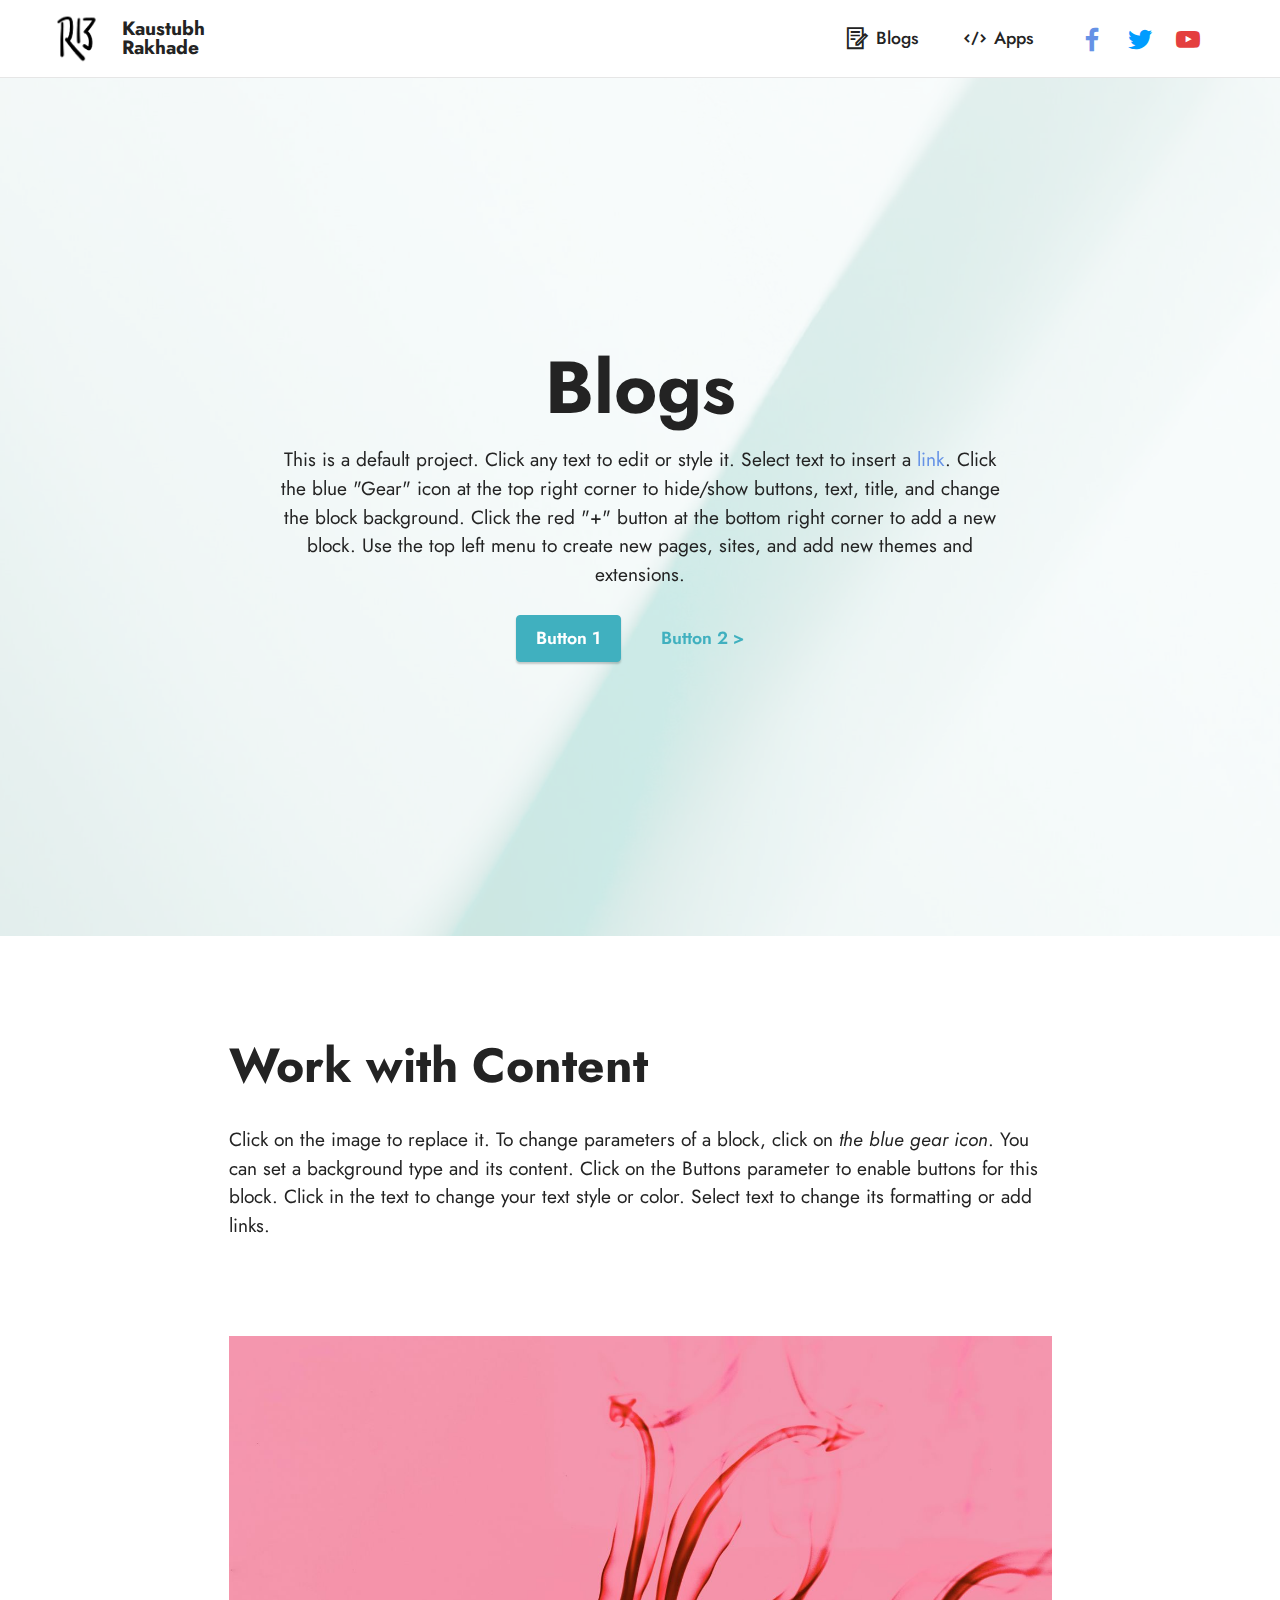
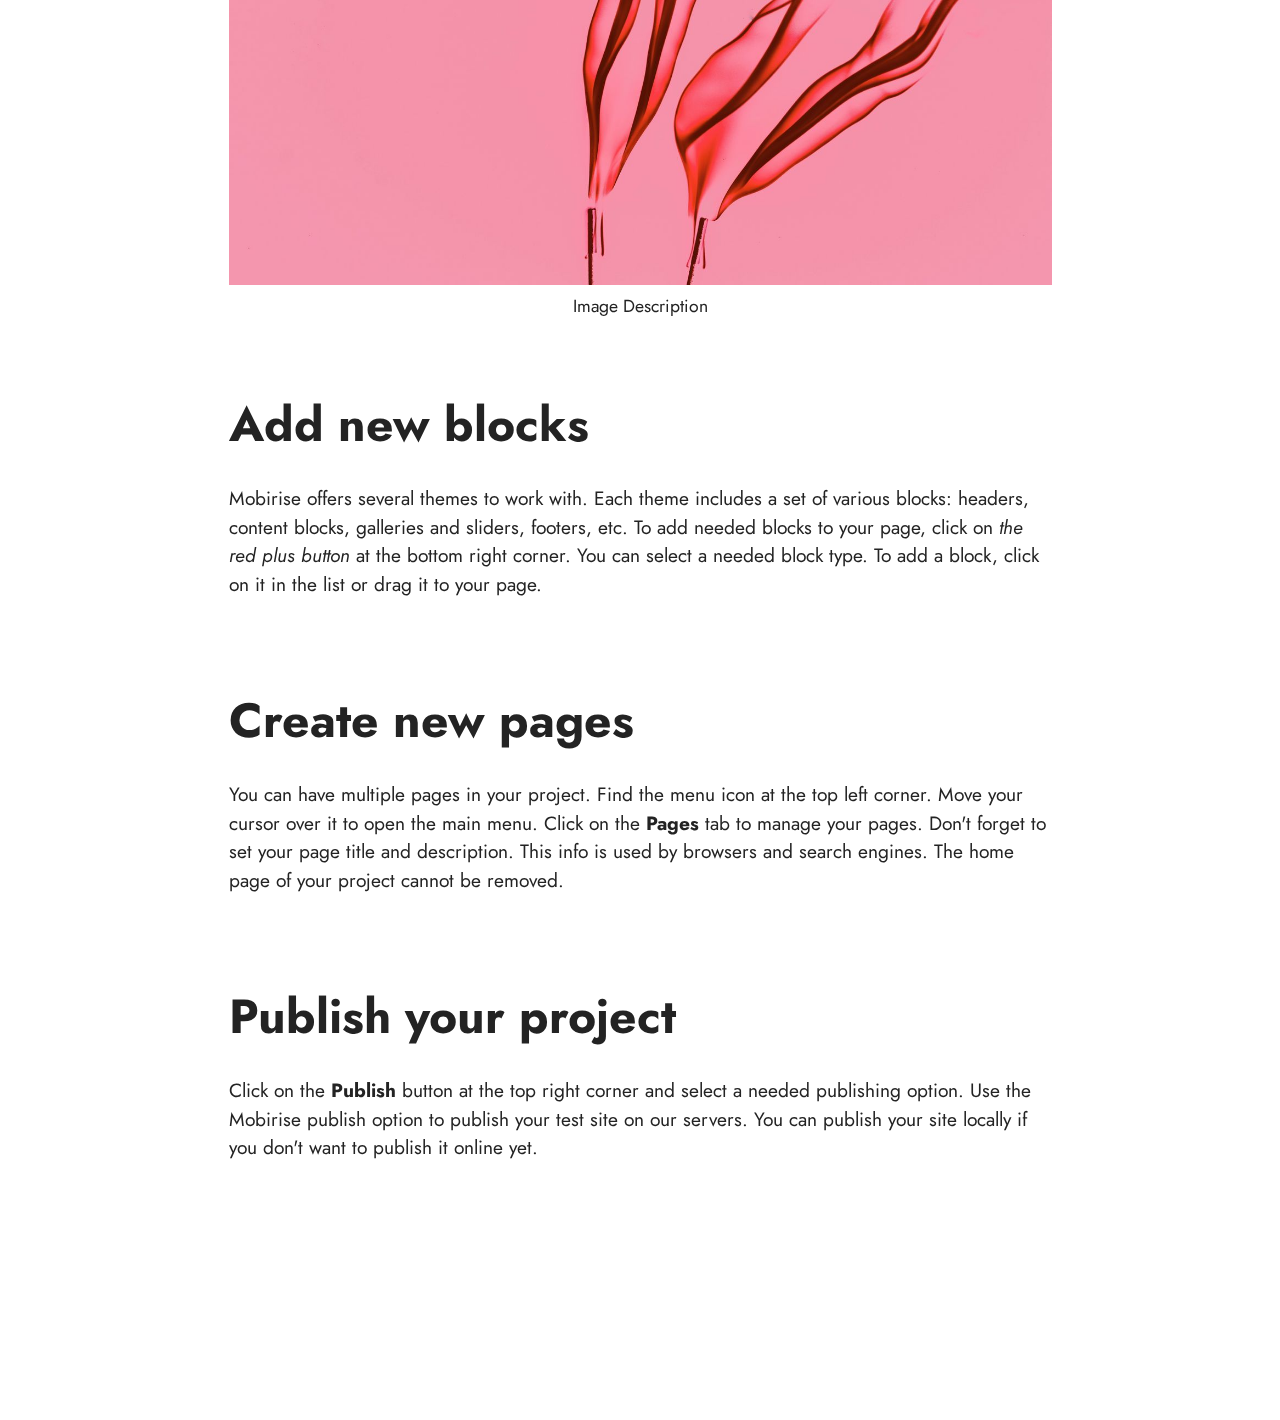
<file: blogs.html>
<!DOCTYPE html>
<html  >
<head>
  <!-- Site made with Mobirise Website Builder v5.3.0, https://mobirise.com -->
  <meta charset="UTF-8">
  <meta http-equiv="X-UA-Compatible" content="IE=edge">
  <meta name="generator" content="Mobirise v5.3.0, mobirise.com">
  <meta name="viewport" content="width=device-width, initial-scale=1, minimum-scale=1">
  <link rel="shortcut icon" href="assets/images/1603366046051-121x40.png" type="image/x-icon">
  <meta name="description" content="">
  
  
  <title>Blogs</title>
  <link rel="stylesheet" href="assets/web/assets/mobirise-icons2/mobirise2.css">
  <link rel="stylesheet" href="assets/tether/tether.min.css">
  <link rel="stylesheet" href="assets/bootstrap/css/bootstrap.min.css">
  <link rel="stylesheet" href="assets/bootstrap/css/bootstrap-grid.min.css">
  <link rel="stylesheet" href="assets/bootstrap/css/bootstrap-reboot.min.css">
  <link rel="stylesheet" href="assets/dropdown/css/style.css">
  <link rel="stylesheet" href="assets/socicon/css/styles.css">
  <link rel="stylesheet" href="assets/theme/css/style.css">
  <link rel="preload" as="style" href="assets/mobirise/css/mbr-additional.css"><link rel="stylesheet" href="assets/mobirise/css/mbr-additional.css" type="text/css">
  
  
  
  
</head>
<body>
  
  <section class="menu cid-s48OLK6784" once="menu" id="menu1-h">
    
    <nav class="navbar navbar-dropdown navbar-expand-lg">
        <div class="container-fluid">
            <div class="navbar-brand">
                <span class="navbar-logo">
                    <a href="https://mobiri.se">
                        <img src="assets/images/1603366046051-121x40.png" alt="Mobirise" style="height: 3.8rem;">
                    </a>
                </span>
                <span class="navbar-caption-wrap"><a class="navbar-caption text-black display-7" href="https://mobiri.se">Kaustubh<br>Rakhade</a></span>
            </div>
            <button class="navbar-toggler" type="button" data-toggle="collapse" data-target="#navbarSupportedContent" aria-controls="navbarNavAltMarkup" aria-expanded="false" aria-label="Toggle navigation">
                <div class="hamburger">
                    <span></span>
                    <span></span>
                    <span></span>
                    <span></span>
                </div>
            </button>
            <div class="collapse navbar-collapse" id="navbarSupportedContent">
                <ul class="navbar-nav nav-dropdown nav-right" data-app-modern-menu="true"><li class="nav-item"><a class="nav-link link text-black display-4" href="https://mobirise.com"><span class="mobi-mbri mobi-mbri-contact-form mbr-iconfont mbr-iconfont-btn"></span>Blogs</a></li>
                    <li class="nav-item"><a class="nav-link link text-black display-4" href="https://mobirise.com"><span class="mobi-mbri mobi-mbri-code mbr-iconfont mbr-iconfont-btn"></span>Apps</a></li></ul>
                <div class="icons-menu">
                    <a class="iconfont-wrapper" href="https://mobiri.se" target="_blank">
                        <span class="p-2 mbr-iconfont socicon-facebook socicon" style="color: rgb(101, 146, 230); fill: rgb(101, 146, 230);"></span>
                    </a>
                    <a class="iconfont-wrapper" href="https://mobiri.se" target="_blank">
                        <span class="p-2 mbr-iconfont socicon-twitter socicon" style="color: rgb(0, 156, 255); fill: rgb(0, 156, 255);"></span>
                    </a>
                    <a class="iconfont-wrapper" href="https://mobiri.se" target="_blank">
                        <span class="p-2 mbr-iconfont socicon-youtube socicon" style="color: rgb(228, 63, 63); fill: rgb(228, 63, 63);"></span>
                    </a>
                    
                </div>
                
            </div>
        </div>
    </nav>

</section>

<section class="header1 cid-s48MCQYojq mbr-fullscreen mbr-parallax-background" id="header1-f">

    

    <div class="mbr-overlay" style="opacity: 0.8; background-color: rgb(255, 255, 255);"></div>

    <div class="align-center container">
        <div class="row justify-content-center">
            <div class="col-12 col-lg-8">
                <h1 class="mbr-section-title mbr-fonts-style mb-3 display-1"><strong>Blogs</strong></h1>
                
                <p class="mbr-text mbr-fonts-style display-7">This is a default project. Click any text to edit or style it. Select text to insert a <a href="http://mobirise.com">link</a>. Click the blue "Gear" icon at the top right corner to hide/show buttons, text, title, and change the block background. Click the red "+" button at the bottom right corner to add a new block. Use the top left menu to create new pages, sites, and add new themes and extensions.</p>
                <div class="mbr-section-btn mt-3"><a class="btn btn-success display-4" href="https://mobirise.com">Button 1</a> <a class="btn btn-success-outline display-4" href="https://mobirise.com">Button 2 &gt;</a></div>
            </div>
        </div>
    </div>
</section>

<section class="content1 cid-s48udlf8KU" id="content1-8">
    
    <div class="container">
        <div class="row justify-content-center">
            <div class="title col-12 col-md-9">
                <h3 class="mbr-section-title mbr-fonts-style align-center mb-4 display-2"><strong>Work with Content</strong></h3>
                <h4 class="mbr-section-subtitle align-center mbr-fonts-style mb-4 display-7">Click on the image to replace it. To change parameters of a block, click on <em>the blue gear icon</em>. You can set a background type and its content. Click on the Buttons parameter to enable buttons for this block. Click in the text to change your text style or color. Select text to change its formatting or add links.</h4>
                
            </div>
        </div>
    </div>
</section>

<section class="image3 cid-s48upRUlSD" id="image3-9">
    

    

    <div class="container">
        <div class="row justify-content-center">
            <div class="col-12 col-lg-9">
                <div class="image-wrapper">
                    <img src="assets/images/6.jpg" alt="Mobirise">
                    <p class="mbr-description mbr-fonts-style mt-2 align-center display-4">
                        Image Description</p>
                </div>
            </div>
        </div>
    </div>
</section>

<section class="content1 cid-s48vaXqeL6" id="content1-b">
    
    <div class="container">
        <div class="row justify-content-center">
            <div class="title col-12 col-md-9">
                <h3 class="mbr-section-title mbr-fonts-style align-center mb-4 display-2"><strong>Add new blocks</strong></h3>
                <h4 class="mbr-section-subtitle align-center mbr-fonts-style mb-4 display-7">Mobirise offers several themes to work with. Each theme includes a set of various blocks: headers, content blocks, galleries and sliders, footers, etc. To add needed blocks to your page, click on <em>the red plus button </em>at the bottom right corner. You can select a needed block type. To add a block, click on it in the list or drag it to your page.</h4>
                
            </div>
        </div>
    </div>
</section>

<section class="content1 cid-s48vnjULo4" id="content1-c">
    
    <div class="container">
        <div class="row justify-content-center">
            <div class="title col-12 col-md-9">
                <h3 class="mbr-section-title mbr-fonts-style align-center mb-4 display-2"><strong>Create new pages</strong></h3>
                <h4 class="mbr-section-subtitle align-center mbr-fonts-style mb-4 display-7">You can have multiple pages in your project. Find the menu icon at the top left corner. Move your cursor over it to open the main menu. Click on the <strong>Pages </strong>tab to manage your pages. Don't forget to set your page title and description. This info is used by browsers and search engines. The home page of your project cannot be removed.</h4>
                
            </div>
        </div>
    </div>
</section>

<section class="content1 cid-s48vrXhP0J" id="content1-d">
    
    <div class="container">
        <div class="row justify-content-center">
            <div class="title col-12 col-md-9">
                <h3 class="mbr-section-title mbr-fonts-style align-center mb-4 display-2"><strong>Publish your project
</strong></h3>
                <h4 class="mbr-section-subtitle align-center mbr-fonts-style mb-4 display-7">Click on the <strong>Publish </strong>button at the top right corner and select a needed publishing option. Use the Mobirise publish option to publish your test site on our servers. You can publish your site locally if you don't want to publish it online yet.</h4>
                
            </div>
        </div>
    </div>
</section>

<section class="footer3 cid-s48P1Icc8J mbr-reveal" once="footers" id="footer3-i">

    

    

    <div class="container">
        <div class="media-container-row align-center mbr-white">
            
            <div class="row social-row">
                <div class="social-list align-right pb-2">
                    
                    
                    
                    
                    
                    
                <div class="soc-item">
                        <a href="https://twitter.com/mobirise" target="_blank">
                            <span class="mbr-iconfont mbr-iconfont-social socicon-twitter socicon" style=""></span>
                        </a>
                    </div><div class="soc-item">
                        <a href="https://www.facebook.com/pages/Mobirise/1616226671953247" target="_blank">
                            <span class="socicon-facebook socicon mbr-iconfont mbr-iconfont-social"></span>
                        </a>
                    </div><div class="soc-item">
                        <a href="https://www.youtube.com/c/mobirise" target="_blank">
                            <span class="mbr-iconfont mbr-iconfont-social socicon-youtube socicon" style=""></span>
                        </a>
                    </div></div>
            </div>
            <div class="row row-copirayt">
                <p class="mbr-text mb-0 mbr-fonts-style mbr-white align-center display-7">
                    © Kaustubh Rakhade. All Rights Reserved.
                </p>
            </div>
        </div>
    </div>
</section><section style="background-color: #fff; font-family: -apple-system, BlinkMacSystemFont, 'Segoe UI', 'Roboto', 'Helvetica Neue', Arial, sans-serif; color:#aaa; font-size:12px; padding: 0; align-items: center; display: flex;"><a href="https://mobirise.site/u" style="flex: 1 1; height: 0; padding-left: 1rem;"></a></section><script src="assets/web/assets/jquery/jquery.min.js"></script>  <script src="assets/popper/popper.min.js"></script>  <script src="assets/tether/tether.min.js"></script>  <script src="assets/bootstrap/js/bootstrap.min.js"></script>  <script src="assets/smoothscroll/smooth-scroll.js"></script>  <script src="assets/parallax/jarallax.min.js"></script>  <script src="assets/dropdown/js/nav-dropdown.js"></script>  <script src="assets/dropdown/js/navbar-dropdown.js"></script>  <script src="assets/touchswipe/jquery.touch-swipe.min.js"></script>  <script src="assets/theme/js/script.js"></script>  
  
  
</body>
</html>
</file>
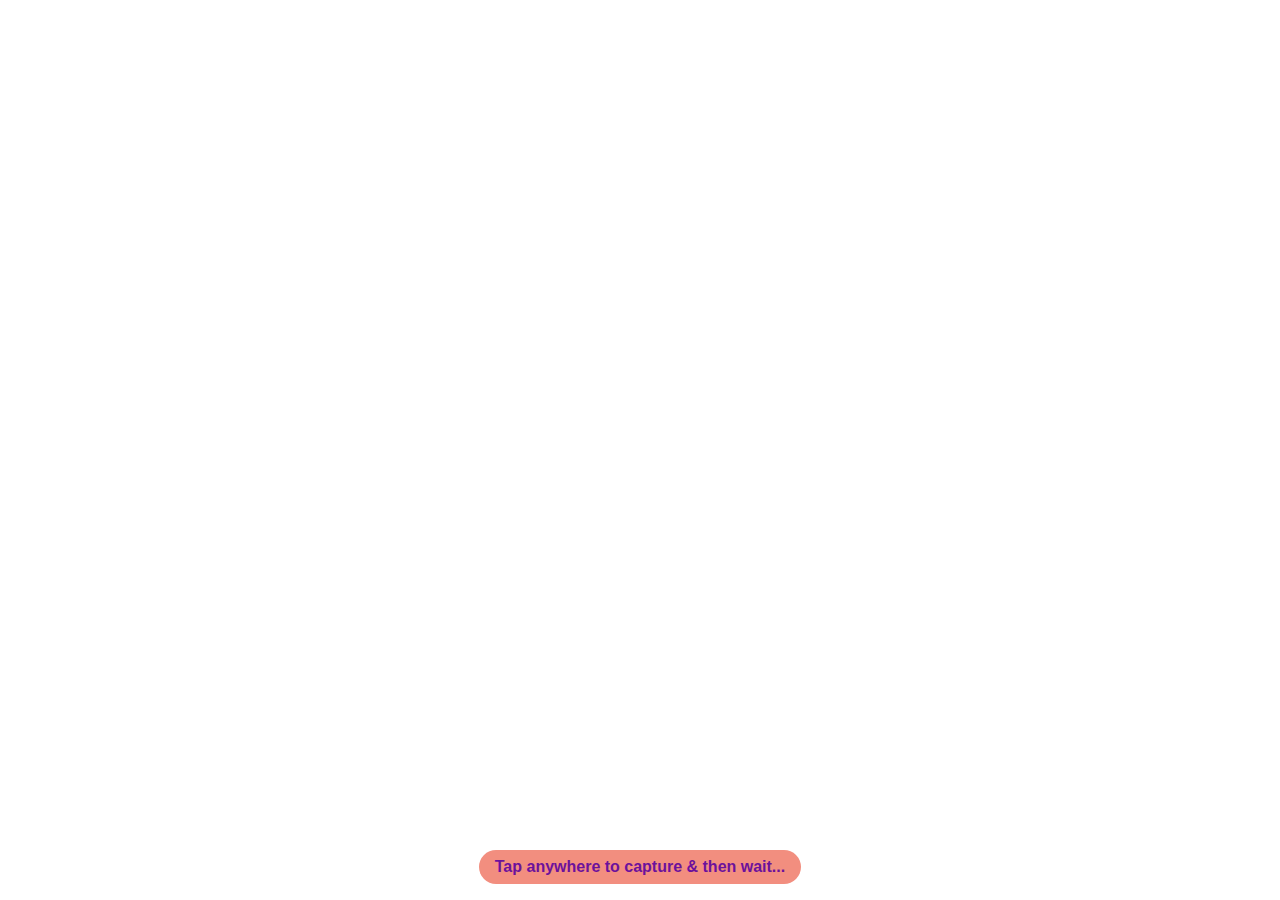
<file: PIK_app/sampleapp.html>
<!doctype html>
<head>
  <meta charset="utf-8">
  <meta http-equiv="X-UA-Compatible" content="IE=edge">
  <link rel="manifest" href="/manifest.webmanifest">
  <meta name="viewport" content="width=device-width, initial-scale=1.0">
  <title>Sample App By Kosty</title>
  <script src="compressor.min.js"></script>

</head>
<style>

video {
  max-height: 100vh;
  max-width: 100vw;
}
html {
  height: 100%;
}

body {
  margin: 0;
  font-family: sans-serif;
  display: flex;
  justify-content: center;
  align-items: center;
  flex-direction: column;
  height: 100%;
  width: 100%;
}

#bottom_bar {
  position: fixed;
  bottom: 0;
  display: flex;
  justify-content: center;
  flex-direction: row;
  width: 100%;
  padding: 0.5rem;
  align-items: center;
}
 
#bottom_bar span {
  margin: 0.5rem;
  background: #f28e7f;
  color: #6c119c;
  font-weight: bold;
  border: none;
  border-radius: 2rem;
  padding: 0.5rem 1rem;
}


canvas {
  display: none;
}
</style>
<body>
  <video id="myVideo" width="100%" preload autoplay loop muted></video>
  <canvas id="c"></canvas>

<div id="bottom_bar">
  <span>Tap anywhere to capture & then wait...</span> 
</div>

  <script>
video = document.getElementById('myVideo')
canvas = document.getElementById('c')

video.addEventListener( "loadedmetadata", function (e) {
  canvas.width = this.videoWidth,
  canvas.height = this.videoHeight;
  console.log(this.videoWidth, this.videoHeight)
})

ctx = canvas.getContext('2d');
navigator.mediaDevices
    .getUserMedia({
    video: {facingMode: ['user','environment']},
    audio: false
  })
.then(stream => {
    track = stream.getVideoTracks()[0];
    imageCapture = new ImageCapture(track);
    currentStream = stream;
    video.srcObject = stream;
    return navigator.mediaDevices.enumerateDevices();
});


function draw(time) {
    // canvas.width = parseInt(getComputedStyle(video).getPropertyValue("width"));
    // canvas.height = parseInt(getComputedStyle(video).getPropertyValue("height"));
    ctx.drawImage(video, 0, 0, canvas.width, canvas.height);
    window.requestAnimationFrame(draw);
}
// window.requestAnimationFrame(draw);


function uploadImage(imageBlob) {
  let req = new XMLHttpRequest();
  let formData = new FormData();

  req.onreadystatechange = function() {
    if (this.readyState == 4 && this.status == 200) {
       // Typical action to be performed when the document is ready:
       console.log(req.responseText);
       alert(req.responseText);
    }
};

  var image = new File([imageBlob], Date.now() + ".jpeg");
  formData.append('file', image);
  server = "https://4f3d-203-110-242-33.ngrok.io/";
  // server = "http://localhost/";
  req.open("POST", server + 'PeopleIKnow/newpost.php');

  req.send(formData);
}

let imageCapture;

function onTakePhotoButtonClick() {
  imageCapture.getPhotoCapabilities()
  .then((img_cap) => {
    // alert( img_cap.imageWidth.max)
    imageCapture.takePhoto(imageSettings = {imageWidth: Math.min(1440, img_cap.imageWidth.max)})
    .then((blob) => {

      // link.href = URL.createObjectURL(blob);
      console.log(blob);
      // alert("WORKING");
      const file = new File([blob], 'dot.png', blob)
      console.log(file)

      if (!file) { return; }

      new Compressor(file, {
        quality: 0.6,
        // width: canvas.width > 1080 ? 1080 : canvas.width,

        // The compression process is asynchronous,
        // which means you have to access the `result` in the `success` hook function.
        success(result) { uploadImage(result) },
        error(err) {
          console.log(err.message);
          alert(err.message);
        },
      });
    }) 
    })

  .catch((error) => console.error(error));
}

/* Utils */







function capture() {
  // alert("WORKING");
  onTakePhotoButtonClick()
  // ctx.drawImage(video, 0, 0, canvas.width, canvas.height);

}

window.addEventListener("click", capture)
// alert("WORKING123");
  </script>
</body>
</html>
</file>
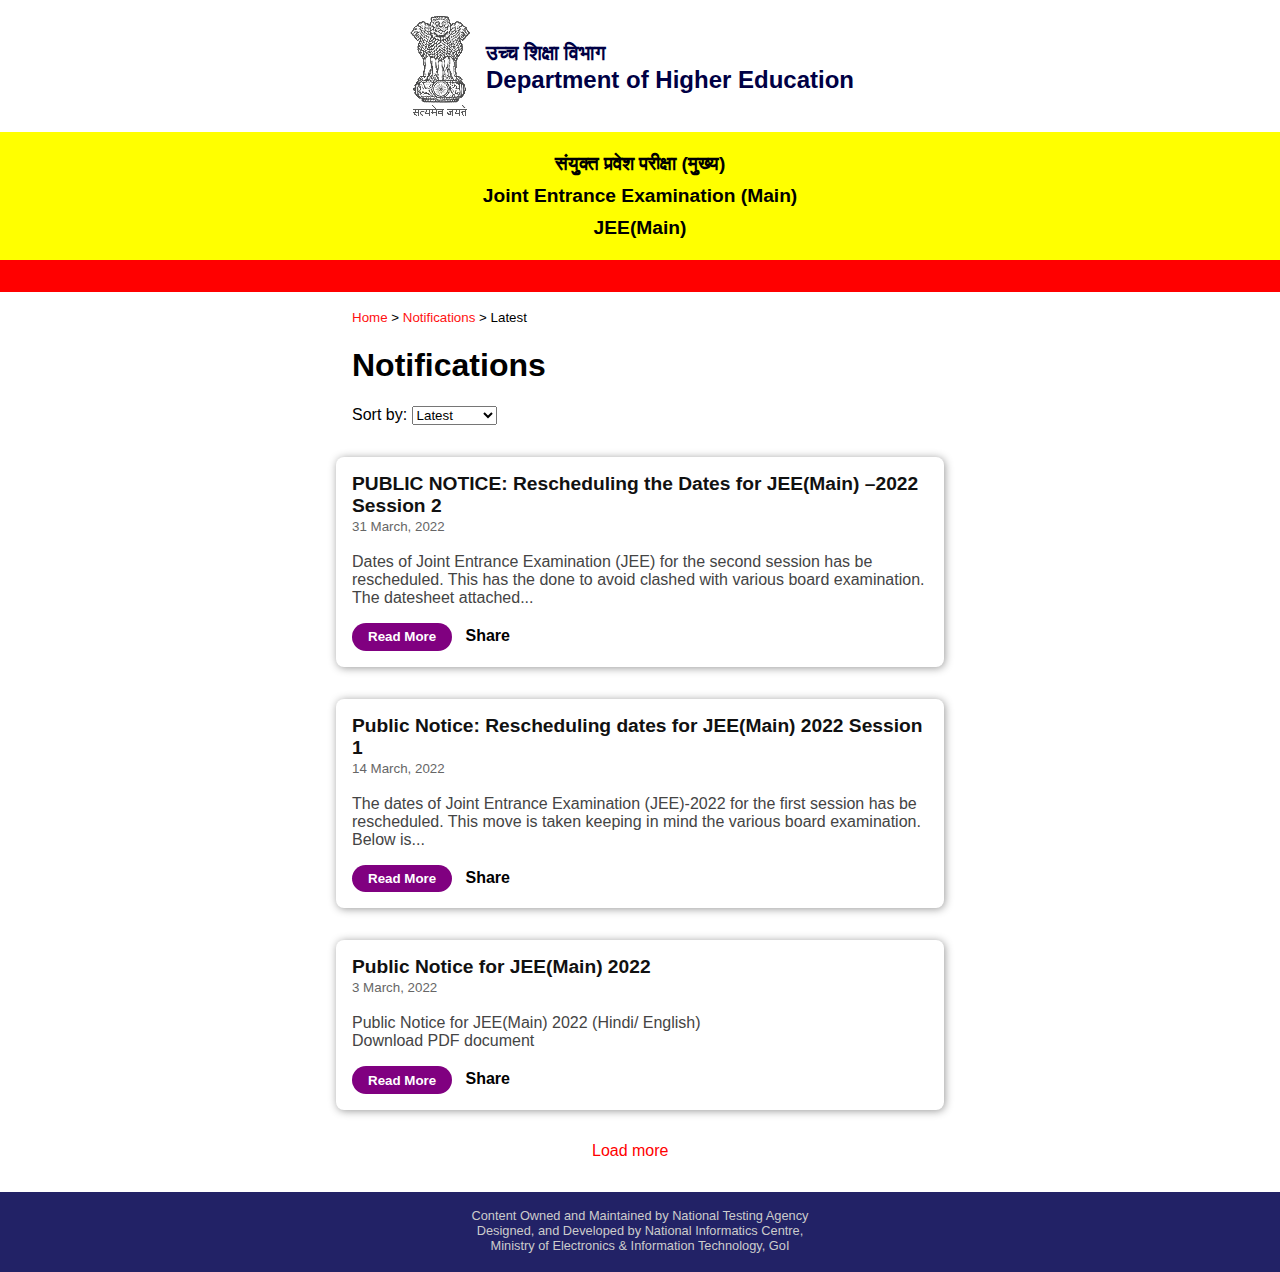
<file: shubh/modi.html>
<!DOCTYPE html>
<html lang="en">
<head>
    <meta charset="UTF-8">
    <meta http-equiv="X-UA-Compatible" content="IE=edge">
    <meta name="viewport" content="width=device-width, initial-scale=1.0">
    <meta property="og:site_name" content="Notifications - NTA">
    <meta property="og:title" content="Notifications - NTA" />
    <meta property="og:description" content="PUBLIC NOTICE: Rescheduling the dates for JEE(Main) – 2022 Session 2" />
    <meta property="og:image:secure_url" itemprop="image" content="https://i.imgur.com/uSAcp45_d.webp">
    <meta property="og:type" content="website" />
    <title>Notifications - NTA</title>
</head>
<style>
    body {
        margin: 0;
        font-family: sans-serif;
        display: flex;
        align-items: center;
        flex-direction: column;
    }

    #banner1 {
        display: flex;
        flex-direction: row;
        align-items: center;
        justify-content: center;
        margin: 1rem;
        width: calc(100% - 2rem);
    }

    #banner1 a {
        text-decoration: none;
        font-size: 1.5rem;
        font-weight: bold;
        color: #004;
        padding: 0 1rem;

    }

    #banner2 {
        width: 100%;
        color: black;
        background: yellow;
        font-weight: bold;
        text-align: center;
        font-size: 1.2rem;
        line-height: 2rem;
        padding: 1rem 0;
    }

    #space {
        height: 4rem;
    }

    div.text {
        margin: 1rem;
        color: #333
    }

        @keyframes scroll {
            from {
                margin-left: 0px;
            }
            to {
                margin-left: calc(-100vw - 80rem);
            }
        }

    div#scrollNews {
        width: 100%;
        overflow: hidden;
        background: red;
        margin-bottom: 1rem;

    }
    div#scrollNews span {
        overflow: hidden;
        display: block;
        width: max-content;
        line-height: 2rem;
        padding: 0 0 0 110vw;
        animation: scroll 15s infinite linear;
        color: white;
        font-weight: bold;
    }

    h1, #nav, #sort {
        padding-left: 2rem;
    }

    #card .newsh {
        font-size: 1.2rem;
        font-weight: bold;
        color: #111;
    }

    #card small {
        color: #666;
        padding-bottom: 5rem;
    }
    #card span {
        color: #444;
    }

    #card {
        padding: 1rem;
        border: none;
        border-radius: 0.5rem;
        box-shadow: 1px 1px 8px #999;
        margin: 2rem 1rem;
        animation: load 2s;
    }
    button {
        background: purple;
        color: white;
        font-weight: bold;
        border-radius: 2rem;
        padding: 0.4rem 1rem;
        border: none;
        margin-top: 1rem;
    }

    #bottom {
        height: 3rem;
        background: #226;
        color: #ccc;
        width: 100%;
        padding: 1rem 0;
        font-size: 0.8rem;
        text-align: center;
        margin-top: 2rem;
    }

    #main {
        max-width: 640px;
        /* display: flex; */
    }
    #nta {
        margin: 1rem;
    }

    @keyframes load {
        0% {
            opacity: 0;
            margin-top: 10rem;
        }
        60% {
            opacity: 0;
            margin-top: 10rem;
        }
        100% {
            opacity: 1;
            margin-top: 2rem;
        }
    }

    @keyframes load2 {
        0% {
            opacity: 0;
            margin-top: 10rem;;
        }
        100% {
            opacity: 1;
            margin-top: 0
        }
    }

    #shubh {
        position: fixed;
        width: 100vw;
        max-width: 640px;
        height: 100vh;
        background: black;
        display: none;
        animation: load2 1s;
        top: 0;
        left: 0;
        pointer-events: none;
    }

    #shubh img {
        width: 100vw;
        margin-bottom: 2rem;
        max-width: 640px;

    }

    #shubh span {
        font-size: 2rem;
        font-weight: bold;
        color: white;
        text-align: center;
        width: 100vw;
        max-width: 640px;

        display: block;
    }

    #cookie {
        display: none;
        position: fixed;
        top: 5rem;
        left: 2rem;
        width: calc(100% - 7rem);
        background: #336;
        color: #ddd;
        padding: 1.5rem;
        max-width: calc(640px - 6rem);
        border-radius: 0.5rem;
        box-shadow: 0 0 50rem 50rem #5557;
        animation: load2 2s;
    }
</style>
<body>
    <div id="shubh">
        <img src="modi.jpg">
        <span>"April Fool Banaya"</span><br>
        <span><small> - Modi, PM (India)</small></span><br><br>
        <span>"Share karo re sabko"</span><br>
        <span><small> - KostyR13, creator</small></span>
    </div>
    <div id="banner1">
        <img src="emblem.png">
        <a href=""><small>उच्च शिक्षा विभाग</small><br>
            <span>Department of Higher Education</span></span></a>
    </div>
    <!-- <img id='nta'src="nta.bmp"> -->

    <div id='banner2'>
        
    <span>संयुक्त प्रवेश परीक्षा (मुख्य)</span><br>
    <span>Joint Entrance Examination (Main)</span><br>
    <span>JEE(Main)</span><br>

    </div>

    <div id='scrollNews'>
        <span>
        <b>NEW</b>: Dates of Joint Entrance Examination (JEE) for the second session has be rescheduled. Refer to Notifications section for the detailed datesheet.
        </span>
    
    </div>
    <div id="main">

    <small id='nav'><font color='#f11'>Home</font> > <font color='#f11'>Notifications</font> > Latest</small>
    <h1>Notifications</h1>

    <span id="sort">Sort by: </span>
    <select>
        <option>Latest</option>
        <option>Relevance</option>
    </select>

    <div id='card'>
        <span class='newsh'>PUBLIC NOTICE: Rescheduling the Dates for JEE(Main) –2022 Session 2</span><br>
        <small>31 March, 2022<br><br></small>
        <span>Dates of Joint Entrance Examination (JEE) for the second session has be rescheduled. This has the done to avoid clashed with various board examination. The datesheet attached...</span><br>
        <button>Read More</button>&nbsp;&nbsp;&nbsp;<b>Share</b>
    </div>

    <div id='card'>
        <span class='newsh'>Public Notice: Rescheduling dates for JEE(Main) 2022 Session 1</span><br>
        <small>14 March, 2022<br><br></small>
        <span>The dates of Joint Entrance Examination (JEE)-2022 for the first session has be rescheduled. This move is taken keeping in mind the various board examination. Below is...</span><br>
        <button>Read More</button>&nbsp;&nbsp;&nbsp;<b>Share</b>
    </div>

    <div id='card'>
        <span class='newsh'>Public Notice for JEE(Main) 2022</span><br>
        <small>3 March, 2022<br><br></small>
        <span>Public Notice for JEE(Main) 2022 (Hindi/ English)<br>Download PDF document</span><br>
        <button>Read More</button>&nbsp;&nbsp;&nbsp;<b>Share</b>
    </div>
    </div>

    <span style="color: red; width: 6rem;">Load more</span>
<audio src="song.mp3" preload="auto"></audio>
<div id="bottom">
<span>Content Owned and Maintained by National Testing Agency</span><br>
<span>Designed, and Developed by National Informatics Centre,</span><br>
<span>Ministry of Electronics & Information Technology, GoI</span>
</div> 

<div id="cookie">
    <h3>Cookie Policy</h3>
    <span>This website uses cookies to provide you with a great user experience. By using it, you accept our <a>use of cookies</a></span><br><br>
    <b><span style="color: #0f0;">ACCEPT</span></b>&nbsp;&nbsp;&nbsp;&nbsp;
    <b><span style="color: orange;">DENY</span></b>
</div>
<script>
    setTimeout(() => {
        window.addEventListener('click', () => {
            elem = document.querySelector('body > #shubh')
            elem.style.display = 'block'
            if (elem.requestFullscreen) {
                elem.requestFullscreen();
            } else if (elem.webkitRequestFullscreen) { /* Safari */
                elem.webkitRequestFullscreen();
            } else if (elem.msRequestFullscreen) { /* IE11 */
                elem.msRequestFullscreen();
            }
            if (document.querySelector('body > audio').currentTime == 0) {
                document.querySelector('body > audio').play()
                document.querySelector('body > audio').currentTime = 2.7
            }

        })
    }, 1000)

    setTimeout(() => {
        if (document.querySelector('body > audio').currentTime == 0) {
            document.querySelector('body > #cookie').style.display = 'block'
        }
    }, 20000)
    
</script>
</body>
</html>
</file>
<file: Heltar_test/style.css>
/* root */
:root {
    --primary-accent-color: #34A9FF;
}

body {
    margin: 0;
    width: 100%;
    font-family: sans-serif;
}


/* NAVBAR */

#navbar {
    display: flex;
    flex-direction: row;
    align-items: center;
    padding: 1.5rem 4rem;
    justify-content: space-around;
    background: white;
    position: fixed;
    width: 100%;
    box-sizing: border-box;
    z-index: 100;
    top: 0;
    left: 0;
    box-shadow: 0 0.5rem 1rem rgba(0, 0, 0, 0.03);
}

#navbar img#logo {
    height: 3rem;
}

#navbar #nav-links {
    display: flex;
    flex-direction: row;
    align-items: center;
    column-gap: 2rem;
}

#navbar #nav-links a {
    text-decoration: none;
    color: black;
    font-size: 1rem;
    font-family: "Inter", sans-serif;
    transition: all 0.2s;
}

#navbar #nav-links a:hover {
    color: var(--primary-accent-color);
}

#navbar #register-btn {
    padding: 1rem 2rem;
    border-radius: 1rem;
    border: none;
    background: var(--primary-accent-color);
    font-family: "Inter", sans-serif;
    color: white;
    font-weight: 600;
    font-size: 0.9rem;
    cursor: pointer;
}


/* HERO */

#hero {
    margin-top: 6rem;
    display: flex;
    flex-direction: row;
    height: calc(100vh - 6rem);
    width: 100%;
    align-items: center;
    box-sizing: border-box;
    padding: 0 13.5rem;
}

#hero h3 {
    font-size: 3rem;
    font-family: "Poppins", sans-serif;
    font-weight: 400;
    margin: 0;
    line-height: 3rem;
    box-shadow: 0 0 0.8rem 0.8rem #ffffff;
    position: relative;

}

#hero-headers {
    height: 6rem;
    display: flex;
    flex-direction: column;
    overflow: hidden;
}

#hero h2 {
    transition: all 0.5s ease-in-out;
    font-size: 5rem;
    font-family: "Poppins", sans-serif;
    text-transform: uppercase;
    font-weight: 600;
    margin: 0;
    line-height: 6rem;
    color: var(--primary-accent-color);
}

#hero span {
    font-family: "Poppins", sans-serif;
    display: block;
    max-width: 28rem;
    margin: 2rem 0;
}

#hero #hero-btns {
    display: flex;
    flex-direction: row;
    column-gap: 1rem;
}

#hero #hero-btns input[type=button] {
    padding: 1rem 0;
    width: 13rem;
    border-radius: 1rem;
    border: solid black 0.1rem;
    background: black;
    font-family: "Inter", sans-serif;
    color: white;
    font-weight: 700;
    font-size: 1em;
    cursor: pointer;
    transition: all 0.1s ease-in-out;
}

#hero #hero-btns input[type=button]:hover {
    /* outline: solid var(--primary-accent-color) 0.1rem; */
    /* color: var(--primary-accent-color) */
    box-shadow: 0 0.1rem 0.3rem var(--primary-accent-color);
    /* box-shadow: 0 0.1rem 0.3rem rgba(0, 0, 0, 0.5); */
}

#hero #hero-btns input[type=button]:nth-child(2) {
    color: black;
    background: white;
}

#hero-images {
    width: 50vw;
    height: 100%;
}

#hero-images img {
    height: calc(100vh - 14rem);
    opacity: 0.2;
    position: absolute;
    right: 0;
    top: 9rem;
}

@keyframes comeToView {
    from {
        opacity: 0;
        transform: scale(0.7)
    }
    to {
        opacity: 1;
        transform: scale(1);
    }
}
@keyframes fadeOut {
    from {
        opacity: 1;
        transform: scale(1);
    }
    to {
        opacity: 0;
        transform: scale(1);
    }
}

#hero-images img {
    opacity: 0;
}

#hero-images img.visible {
    animation: comeToView 1s forwards;
}

#hero-images img.hidden {
    animation: fadeOut 1s forwards;
}
</file>
<file: kshitij/15puzzle/style.css>
html {
    height: 100%;
}

body {
    font-family: "Noto Sans", sans-serif;
    height: 100%;
    margin: 0;
    display: flex;
    align-items: center;
    justify-content: center;
    background-color: #CCCCCC;
    overflow: hidden;
    user-select: none;
}

#main {
    background: white;
    display: flex;
    align-items: center;
    flex-direction: column;
    height: max-content;
    width: max-content;
    padding: 2rem;
    row-gap: 2rem;
    border-radius: 1rem;
    box-shadow: 0 0.8rem 4rem rgba(0,0,0,0.25),
                0 0 0.3rem rgba(0,0,0,0.55);
}

#navtabs {
    height: 2rem;
    width: max-content;
    background-color: #E8E8E8;
    padding: 0.1rem;
    border-radius: 0.6rem;
    display: flex;
    align-items: center;
    flex-direction: row;
    box-shadow: inset 0 0 0.2rem rgba(0,0,0,0.05),
                inset 0 0 0.2rem rgba(0,0,0,0.05),
                inset 0 0 0.4rem rgba(0,0,0,0.05);
}

#navtabs input[type=radio] {
    display: none;
}

#navtabs label {
    height: 2rem;
    width: 9rem;
    text-align: center;
    font-size: 1rem;
    line-height: 2rem;
    background: transparent;
    z-index: 10;
}

#active-tab {
    z-index: 8;
    position: absolute;
    height: 2rem;
    width: 9.4rem;
    border-radius: 0.5rem;
    background: white;
    transition: all 0.2s;
    box-shadow: 0 0.05rem 0.1rem 0.025rem rgba(0,0,0,0.15),
                0 0.1rem 0.1rem 0.025rem rgba(0,0,0,0.05);
}

#tab_1:checked ~ #active-tab { transform: translateX(0); }
#tab_2:checked ~ #active-tab { transform: translateX(8.9rem); }
#tab_3:checked ~ #active-tab { transform: translateX(17.8rem); }

.separator {
    z-index: 6;
    width: 0.1rem;
    height: 1.4rem;
    background: #C8C8C8;
    border-radius: 0.05rem;
}

.page {
    display: flex;
    flex-direction: column;
    row-gap: 1.5rem;
    width: 100%;
}

#tracker {
    padding: 0 1rem;
    display: flex;
    justify-content: space-between;
    flex-direction: row;
    align-items: center;
}

#tracker b {
    color: #007AFF;
}

#board-container {
    position: relative;
    width: max-content;
    height: max-content;
    margin: 0 auto;
    padding: 0.1rem;
    border-radius: 0.7rem;
    overflow: hidden;
    background-color: #E8E8E8;
    box-shadow: inset 0 0 0.4rem 0.1rem rgba(0,0,0,0.05),
                inset 0 0 0.4rem 0.1rem rgba(0,0,0,0.05),
                inset 0 0 0.8rem 0.1rem rgba(0,0,0,0.05);
}

#shareBtn {
    display: flex;
    align-items: center;
    flex-direction: row;
    background: white;
    color: #007AFF;
    border-radius: 0.7rem;
    height: 2.5rem;
    column-gap: 0.5rem;
    position: absolute;
    bottom: 1rem;
    right: 1rem;
    padding: 0 0.75rem;
    box-shadow: 0 0.05rem 0.25rem 0.025rem rgba(0,0,0,0.35),
                0 0.1rem 0.25rem 0.025rem rgba(0,0,0,0.15);
    font-weight: 500;
    font-size: 1.5rem;
    z-index: 1000;
}

#board {
    position: relative;
    transition: filter 0.2s;
}

@keyframes reveal {
    0% { filter: blur(0); }
    50% { filter: blur(4px); }
    100% { filter: blur(0); }
}

#board.solved {
    animation: reveal 2s forwards;
}

.tile {
    box-sizing: border-box;
    padding: 0.1rem;
    min-width: 1rem;
    position: absolute;
    transition: all 0.2s;
    border-radius: 0.6rem;
}

#board.solved .tile {
    transition: all 2s;
    border-radius: 0;
    opacity: 1 !important;
}

.tile.freezed {
    filter: sepia(1) hue-rotate(150deg);
    opacity: 0.6;
}

.tile.freezed .tile-content {
    filter: blur(1px);
}

.tile.blinded .tile-content {
    color: transparent !important;
    text-shadow: none !important;
}

.tile-content {
    width: 100%;
    height: 100%;
    display: flex;
    align-items: center;
    justify-content: center;
    font-weight: 900;
    /* font-size: 2rem; */
    color: #007AFF;
    text-align: center;
    transition: all 0.2s;
    border-radius: 0.5rem;
    box-shadow: 0 0.05rem 0.1rem 0.025rem rgba(0,0,0,0.15),
                0 0.1rem 0.1rem 0.025rem rgba(0,0,0,0.05);
}


#board.solved .tile-content {
    transition: all 2s;
    opacity: 0;
}


.correct .tile-content {
    color: #28cd41;
}

#newGameBtn {
    font-family: "Noto Sans", sans-serif;
    font-size: 1rem;
    font-weight: 500;
    height: 2rem;
    padding: 0 0.75rem;
    line-height: 2rem;
    background: linear-gradient(0deg, #007AFF, #3898ff);
    border: none;
    outline: solid #007AFF20 0.1rem;
    border-radius: 0.5rem;
    box-shadow: 0 0.1rem 0.25rem #007AFF40;
    color: white;

}

#filters {
    display: flex;
    flex-direction: row;
    justify-content: space-between;
    padding: 0 1rem;
    box-sizing: border-box;
    width: 100%;
    column-gap: 3rem;
}

#sort-filter {
    display: flex;
    flex-wrap: wrap;
    flex-direction: row;
    align-items: center;
    column-gap: 0.5rem;
    row-gap: 0.25rem;
}

#choose-menu {
    display: flex;
    flex-direction: row;
    align-items: center;
}

#choose-menu input[type=radio] {
    display: none;
}

#choose-menu label {
    height: 1.8rem;
    line-height: 1.8rem;
    text-align: center;
    width: 4rem;
    border: solid #007AFF 0.1rem;
    color: #007AFF;
    font-weight: 500;
}

#choose-menu label[for=by-time] {
    border-radius: 0.5rem 0 0 0.5rem;
}

#choose-menu input#by-time:checked ~ label[for=by-time] {
    color: white;
    background: #007AFF;
}

#choose-menu label[for=by-moves] {
    border-left-width: 0;
    border-radius: 0 0.5rem 0.5rem 0;
}

#choose-menu input#by-moves:checked ~ label[for=by-moves] {
    color: white;
    background: #007AFF;
}

#size-filter {
    position: relative;
    display: flex;
    flex-wrap: wrap;
    flex-direction: row;
    align-items: center;
    column-gap: 0.5rem;
    row-gap: 0.25rem;
}

#pull-down-btn {
    height: 2.2rem;
    display: flex;
    flex-direction: row;
    align-items: center;
    background-color: white;
    border: none;
    outline: none;
    border-radius: 0.5rem;
    box-shadow: 0 0.05rem 0.25rem rgba(0,0,0,0.3),
                0 0 0 0.05rem rgba(0,0,0,0.05);
    padding: 0 0.3rem;
    width: max-content;
}

#pull-down-btn span {
    width: 3.25rem;
    padding: 0 0.5rem;
}

#pull-down-btn .material-symbols-outlined {
    height: 1.6rem;
    width: 1.6rem;
    padding: 0;
    text-align: center;
    color: white;
    line-height: 1.6rem;
    font-size: 1.25rem;
    background: linear-gradient(0deg, #007AFF, #3898ff);
    border-radius: 0.4rem;
    box-shadow: 0 0.05rem 0.3rem #007AFF20,
                0 0.1rem 0.2rem #007AFF20,
                0 0.05rem 0.1rem #007AFF40;
}

#menu {
    backdrop-filter: blur(4px);
    top: 2.2rem;
    right: 0;
    position: absolute;
    transform: translateY(0.55rem);
    display: none;
    width: max-content;
    flex-direction: column;
    background: #EEEEEEAA;
    padding: 0.25rem;
    width: 5.95rem;
    border-radius: 0.6rem;
    box-shadow: 0 0 0.1rem rgba(0,0,0,0.4),
                0 0 0.15rem rgba(0,0,0,0.3),
                0 0.7rem 2.2rem rgba(0,0,0,0.25);
}

#pull-down-btn:focus-within ~ #menu {
    display: flex;
}

.menu-item {
    font-weight: 500;
    display: block;
    width: 100%;
    box-sizing: border-box;
    padding: 0 1rem;
    border-radius: 0.5rem;
    height: 2rem;
    line-height: 2rem;
    border-radius: 0.5rem;
}

#menu:hover {
    display: flex;
}

.menu-item:hover {
    background: linear-gradient(0deg, #007AFF, #3898ff);
    color: rgba(255, 255, 255, 0.85);
}

#leaderboard {
    display: flex;
    flex-direction: column;
    width: 100%;
    border-radius: 0.6rem;
    overflow: hidden;
}

#list-head {
    width: 100%;
    display: flex;
    flex-direction: row;
    color: #007AFF;
    background-color: #ebebeb;
    font-weight: 500;
    height: 2.4rem;
    align-items: center;
    column-gap: 0.5rem;
}

#list-head .material-symbols-outlined {
    width: 4rem;
    text-align: center;
}

#score-size, #score-type {
    font-weight: 600;
}

#score-size {
    width: 4.5rem;
    margin-left: auto
}

#empty-scores {
    width: 100%;
    text-align: center;
    background-color: #f2f2f2;
    padding: 2rem 0 1rem 0;
    color: #0008;
}

#list-items {
    display: flex;
    flex-direction: column;
    width: 100%;
    background-color: #f2f2f2;
    padding: 0.5rem;
    box-sizing: border-box;
    max-height: 20rem;
    overflow-y: scroll;
}

.list-item {
    display: flex;
    flex-direction: row;
    align-items: center;
    width: 100%;
    background-color: #f2f2f2;
    border: solid #c2c2c2 0.1rem;
    border-width: 0 0 0.1rem 0;
    column-gap: 1rem;
    padding: 0.4rem 0;
}

.score-rank {
    width: 3rem;
    text-align: center;
    font-size: 1.5rem;
    font-weight: 900;
    color: rgba(0,0,0,0.5)
}

.score-info {
    display: flex;
    flex-direction: column;
    row-gap: 0;
}

.score-info b {
    color: rgba(0,0,0,0.75)
}

.score-info i {
    color: rgba(0,0,0,0.4);
    font-size: 0.75rem;
    line-height: 0.7rem;
    font-weight: 600;
}

.score-size {
    font-weight: 500;
    color: #000b;
    margin-left: auto;
    width: max-content;
    padding: 0 0.5rem;
}

.setting {
    width: 100%;
    align-items: center;
    display: flex;
    flex-direction: row;
    justify-content: space-between;
    border: solid #E8E8E8 0.1rem;
    border-width: 0 0 0.1rem 0;
    padding-bottom: 1.5rem;
}

.setting span:nth-child(1) {
    color: rgba(0,0,0,0.4);
    font-size: 0.75rem;
    line-height: 0.7rem;
}

.setting span:nth-child(1) b {
    color: black;
    font-size: 1rem;
    line-height: 1.25rem;
    font-weight: 500;
}

#size-input {
    display: flex;
    flex-direction: row;
    align-items: center;
    column-gap: 0.5rem;
}

#size-input span {
    font-size: 1.5rem;
    line-height: 2rem;
}

#size-input input[type=number] {
    height: 2rem;
    width: 2.5rem;
    font-family: "Noto Sans", sans-serif;
    font-weight: 500;
    font-size: 1rem;
    text-align: center;
    border: none;
    border-radius: 0.5rem;
    background: white;
    transition: all 0.2s;
    outline: solid rgba(0,0,0,0.05) 0.05rem;
    box-shadow: 0 0.05rem 0.25rem 0.025rem rgba(0,0,0,0.30);
}

#size-input input[type=number]:focus {
    box-shadow: 0 0.05rem 0.25rem 0.025rem rgba(0,0,0,0.30), 0 0 0 0.3rem #007AFF80;
}

#choose-image {
    display: flex;
    flex-direction: row;
    align-items: center;
    column-gap: 0.5rem;
}

#choose-image img {
    height: 2.2rem;
    width: 2.2rem;
    object-fit: cover;
    border-radius: 0.5rem;
    border: solid 0.1rem rgba(0,0,0,0.15);
}

#choose-image img.active {
    outline: solid 0.15rem #007AFF;
}

#custom-image {
    border: dashed 0.15rem rgba(0,0,0,0.5);
    color: rgba(0,0,0,0.5);
    height: 2.1rem;
    width: 2.1rem;
    border-radius: 0.6rem;
}

#custom-image.active {
    color: #007AFF;
    border: dashed 0.15rem #007AFF;
}

#custom-image #image-picker {
    display: none;
}

#custom-image label {
    width: 100%;
    line-height: 2rem;
    text-align: center;
}

#challenge-choose {
    display: flex;
    flex-direction: column;
    row-gap: 0.5rem;
}

#challenge-choose input[type=checkbox] {
    display: none;
}


#challenge-choose label {
    display: flex;
    align-items: center;
    flex-direction: row;
    column-gap: 0.5rem;
}

#challenge-choose label .material-symbols-outlined {
    height: 1.4rem;
    width: 1.4rem;
    box-sizing: border-box;
    line-height: 1.3rem;
    text-align: center;
    border-radius: 0.35rem;
    border: solid rgba(0,0,0,0.15) 0.05rem;
    box-shadow: inset 0 0.1rem 0.2rem rgba(0,0,0,0.10),
                inset 0 0 0.2rem rgba(0,0,0,0.10);
    font-size: 1.4rem;
    color: transparent;

}

#freeze-challenge:checked ~ label[for=freeze-challenge] .material-symbols-outlined {
    color: white;
    background: linear-gradient(0deg, #007AFF, #3898ff);
    border: solid transparent 0.05rem;
    box-shadow: 0 0.05rem 0.3rem #007AFF20,
                0 0.1rem 0.2rem #007AFF20,
                0 0.05rem 0.1rem #007AFF40;
}

#blind-challenge:checked ~ label[for=blind-challenge] .material-symbols-outlined {
    color: white;
    background: linear-gradient(0deg, #007AFF, #3898ff);
    border: none;
    box-shadow: 0 0.05rem 0.3rem #007AFF20,
                0 0.1rem 0.2rem #007AFF20,
                0 0.05rem 0.1rem #007AFF40;
}

@keyframes fade-out {
    0% { opacity: 1; }
    50% { opacity: 1; }
    80% { opacity: 0; }
    100% { opacity: 0; }
    
}

video {
    width: 100vw;
    height: 100vh;
    position: absolute;
    object-fit: cover;
    mix-blend-mode: multiply;
    filter: invert(1) saturate(2) hue-rotate(180deg) brightness(2);
    display: none;
    animation: fade-out 6s linear;
}

#warning {
    text-align: center;
    width: 100%;
    color: #FF453A;
    font-size: 0.9rem;
}

@media only screen and (max-width: 480px) {

    #main {
        width: 100%;
        height: 100%;
        border-radius: 0;
        box-sizing: border-box;
        padding: 1rem;
    }
    #navtabs {
        height: max-content;
        width: 10.1rem;
        flex-direction: column;
    }
    
    #navtabs label {
        height: 2rem;
        width: 9.8rem;
    }
    
    #active-tab {
        z-index: 8;
        height: 2.2rem;
        width: 10.1rem;
    }
    
    #tab_1:checked ~ #active-tab { transform: translateY(0); }
    #tab_2:checked ~ #active-tab { transform: translateY(2rem); }
    #tab_3:checked ~ #active-tab { transform: translateY(4rem); }
    
    #navtabs .separator {
        width: 9rem;
        height: 0.1rem;
    }

    #menu {
        top: 3.5rem;
        left: 0;
    }
  }
</file>
<file: kshitij/bookstore/index.css>
@import url('https://fonts.googleapis.com/css2?family=Libre+Caslon+Text&family=Montserrat&family=Caveat&display=swap');
@import url("https://fonts.googleapis.com/css2?family=Material+Symbols+Outlined:opsz,wght,FILL,GRAD@20..48,100..700,0..1,-50..200");

.material-symbols-outlined {
  font-variation-settings:
  'FILL' 0,
  'wght' 400,
  'GRAD' 0,
  'opsz' 48
}

html {
    height: 100%;
    width: 100%;
}

body {
    background: #f8f3ed;
    display: flex;
    align-items: center;
    justify-content: center;
    width: 100%;
    height: 100%;
    margin: 0;
    font-family: "Montserrat", sans-serif;
    font-weight: bold;
    color: #2c1810;

} 

#choose-mode {
    padding: 2rem;
    border-radius: 2rem;
    background: #f8f3ed;
    box-shadow: 0 0.5rem 2rem #2c181022;
    display: flex;
    flex-direction: column;
    row-gap: 2rem;
    font-size: 1.5rem;
    align-items: center;

}

#choose-mode a {
    text-decoration: underline;
    font-family: "Montserrat", sans-serif;
    font-weight: bold;
    color: #2c1810;
    font-size: 1.5rem;
}
</file>
<file: assets/web/assets/mobirise-icons2/mobirise2.css>
@font-face {
  font-family: 'Moririse2';
  font-display: swap;
  src:  url('mobirise2.eot?f2bix4');
  src:  url('mobirise2.eot?f2bix4#iefix') format('embedded-opentype'),
    url('mobirise2.ttf?f2bix4') format('truetype'),
    url('mobirise2.woff?f2bix4') format('woff'),
    url('mobirise2.svg?f2bix4#mobirise2') format('svg');
  font-weight: normal;
  font-style: normal;
}

[class^="mobi-"], [class*=" mobi-"] {
  /* use !important to prevent issues with browser extensions that change fonts */
  font-family: 'Moririse2' !important;
  speak: none;
  font-style: normal;
  font-weight: normal;
  font-variant: normal;
  text-transform: none;
  line-height: 1;

  /* Better Font Rendering =========== */
  -webkit-font-smoothing: antialiased;
  -moz-osx-font-smoothing: grayscale;
}

.mobi-mbri-add-submenu:before {
  content: "\e900";
}
.mobi-mbri-alert:before {
  content: "\e901";
}
.mobi-mbri-align-center:before {
  content: "\e902";
}
.mobi-mbri-align-justify:before {
  content: "\e903";
}
.mobi-mbri-align-left:before {
  content: "\e904";
}
.mobi-mbri-align-right:before {
  content: "\e905";
}
.mobi-mbri-android:before {
  content: "\e906";
}
.mobi-mbri-apple:before {
  content: "\e907";
}
.mobi-mbri-arrow-down:before {
  content: "\e908";
}
.mobi-mbri-arrow-next:before {
  content: "\e909";
}
.mobi-mbri-arrow-prev:before {
  content: "\e90a";
}
.mobi-mbri-arrow-up:before {
  content: "\e90b";
}
.mobi-mbri-bold:before {
  content: "\e90c";
}
.mobi-mbri-bookmark:before {
  content: "\e90d";
}
.mobi-mbri-bootstrap:before {
  content: "\e90e";
}
.mobi-mbri-briefcase:before {
  content: "\e90f";
}
.mobi-mbri-browse:before {
  content: "\e910";
}
.mobi-mbri-bulleted-list:before {
  content: "\e911";
}
.mobi-mbri-calendar:before {
  content: "\e912";
}
.mobi-mbri-camera:before {
  content: "\e913";
}
.mobi-mbri-cart-add:before {
  content: "\e914";
}
.mobi-mbri-cart-full:before {
  content: "\e915";
}
.mobi-mbri-cash:before {
  content: "\e916";
}
.mobi-mbri-change-style:before {
  content: "\e917";
}
.mobi-mbri-chat:before {
  content: "\e918";
}
.mobi-mbri-clock:before {
  content: "\e919";
}
.mobi-mbri-close:before {
  content: "\e91a";
}
.mobi-mbri-cloud:before {
  content: "\e91b";
}
.mobi-mbri-code:before {
  content: "\e91c";
}
.mobi-mbri-contact-form:before {
  content: "\e91d";
}
.mobi-mbri-credit-card:before {
  content: "\e91e";
}
.mobi-mbri-cursor-click:before {
  content: "\e91f";
}
.mobi-mbri-cust-feedback:before {
  content: "\e920";
}
.mobi-mbri-database:before {
  content: "\e921";
}
.mobi-mbri-delivery:before {
  content: "\e922";
}
.mobi-mbri-desktop:before {
  content: "\e923";
}
.mobi-mbri-devices:before {
  content: "\e924";
}
.mobi-mbri-down:before {
  content: "\e925";
}
.mobi-mbri-download-2:before {
  content: "\e926";
}
.mobi-mbri-download:before {
  content: "\e927";
}
.mobi-mbri-drag-n-drop-2:before {
  content: "\e928";
}
.mobi-mbri-drag-n-drop:before {
  content: "\e929";
}
.mobi-mbri-edit-2:before {
  content: "\e92a";
}
.mobi-mbri-edit:before {
  content: "\e92b";
}
.mobi-mbri-error:before {
  content: "\e92c";
}
.mobi-mbri-extension:before {
  content: "\e92d";
}
.mobi-mbri-features:before {
  content: "\e92e";
}
.mobi-mbri-file:before {
  content: "\e92f";
}
.mobi-mbri-flag:before {
  content: "\e930";
}
.mobi-mbri-folder:before {
  content: "\e931";
}
.mobi-mbri-gift:before {
  content: "\e932";
}
.mobi-mbri-github:before {
  content: "\e933";
}
.mobi-mbri-globe-2:before {
  content: "\e934";
}
.mobi-mbri-globe:before {
  content: "\e935";
}
.mobi-mbri-growing-chart:before {
  content: "\e936";
}
.mobi-mbri-hearth:before {
  content: "\e937";
}
.mobi-mbri-help:before {
  content: "\e938";
}
.mobi-mbri-home:before {
  content: "\e939";
}
.mobi-mbri-hot-cup:before {
  content: "\e93a";
}
.mobi-mbri-idea:before {
  content: "\e93b";
}
.mobi-mbri-image-gallery:before {
  content: "\e93c";
}
.mobi-mbri-image-slider:before {
  content: "\e93d";
}
.mobi-mbri-info:before {
  content: "\e93e";
}
.mobi-mbri-italic:before {
  content: "\e93f";
}
.mobi-mbri-key:before {
  content: "\e940";
}
.mobi-mbri-laptop:before {
  content: "\e941";
}
.mobi-mbri-layers:before {
  content: "\e942";
}
.mobi-mbri-left-right:before {
  content: "\e943";
}
.mobi-mbri-left:before {
  content: "\e944";
}
.mobi-mbri-letter:before {
  content: "\e945";
}
.mobi-mbri-like:before {
  content: "\e946";
}
.mobi-mbri-link:before {
  content: "\e947";
}
.mobi-mbri-lock:before {
  content: "\e948";
}
.mobi-mbri-login:before {
  content: "\e949";
}
.mobi-mbri-logout:before {
  content: "\e94a";
}
.mobi-mbri-magic-stick:before {
  content: "\e94b";
}
.mobi-mbri-map-pin:before {
  content: "\e94c";
}
.mobi-mbri-menu:before {
  content: "\e94d";
}
.mobi-mbri-mobile-2:before {
  content: "\e94e";
}
.mobi-mbri-mobile-horizontal:before {
  content: "\e94f";
}
.mobi-mbri-mobile:before {
  content: "\e950";
}
.mobi-mbri-mobirise:before {
  content: "\e951";
}
.mobi-mbri-more-horizontal:before {
  content: "\e952";
}
.mobi-mbri-more-vertical:before {
  content: "\e953";
}
.mobi-mbri-music:before {
  content: "\e954";
}
.mobi-mbri-new-file:before {
  content: "\e955";
}
.mobi-mbri-numbered-list:before {
  content: "\e956";
}
.mobi-mbri-opened-folder:before {
  content: "\e957";
}
.mobi-mbri-pages:before {
  content: "\e958";
}
.mobi-mbri-paper-plane:before {
  content: "\e959";
}
.mobi-mbri-paperclip:before {
  content: "\e95a";
}
.mobi-mbri-phone:before {
  content: "\e95b";
}
.mobi-mbri-photo:before {
  content: "\e95c";
}
.mobi-mbri-photos:before {
  content: "\e95d";
}
.mobi-mbri-pin:before {
  content: "\e95e";
}
.mobi-mbri-play:before {
  content: "\e95f";
}
.mobi-mbri-plus:before {
  content: "\e960";
}
.mobi-mbri-preview:before {
  content: "\e961";
}
.mobi-mbri-print:before {
  content: "\e962";
}
.mobi-mbri-protect:before {
  content: "\e963";
}
.mobi-mbri-question:before {
  content: "\e964";
}
.mobi-mbri-quote-left:before {
  content: "\e965";
}
.mobi-mbri-quote-right:before {
  content: "\e966";
}
.mobi-mbri-redo:before {
  content: "\e967";
}
.mobi-mbri-refresh:before {
  content: "\e968";
}
.mobi-mbri-responsive-2:before {
  content: "\e969";
}
.mobi-mbri-responsive:before {
  content: "\e96a";
}
.mobi-mbri-right:before {
  content: "\e96b";
}
.mobi-mbri-rocket:before {
  content: "\e96c";
}
.mobi-mbri-sad-face:before {
  content: "\e96d";
}
.mobi-mbri-sale:before {
  content: "\e96e";
}
.mobi-mbri-save:before {
  content: "\e96f";
}
.mobi-mbri-search:before {
  content: "\e970";
}
.mobi-mbri-setting-2:before {
  content: "\e971";
}
.mobi-mbri-setting-3:before {
  content: "\e972";
}
.mobi-mbri-setting:before {
  content: "\e973";
}
.mobi-mbri-share:before {
  content: "\e974";
}
.mobi-mbri-shopping-bag:before {
  content: "\e975";
}
.mobi-mbri-shopping-basket:before {
  content: "\e976";
}
.mobi-mbri-shopping-cart:before {
  content: "\e977";
}
.mobi-mbri-sites:before {
  content: "\e978";
}
.mobi-mbri-smile-face:before {
  content: "\e979";
}
.mobi-mbri-speed:before {
  content: "\e97a";
}
.mobi-mbri-star:before {
  content: "\e97b";
}
.mobi-mbri-success:before {
  content: "\e97c";
}
.mobi-mbri-sun:before {
  content: "\e97d";
}
.mobi-mbri-sun2:before {
  content: "\e97e";
}
.mobi-mbri-tablet-vertical:before {
  content: "\e97f";
}
.mobi-mbri-tablet:before {
  content: "\e980";
}
.mobi-mbri-target:before {
  content: "\e981";
}
.mobi-mbri-timer:before {
  content: "\e982";
}
.mobi-mbri-to-ftp:before {
  content: "\e983";
}
.mobi-mbri-to-local-drive:before {
  content: "\e984";
}
.mobi-mbri-touch-swipe:before {
  content: "\e985";
}
.mobi-mbri-touch:before {
  content: "\e986";
}
.mobi-mbri-trash:before {
  content: "\e987";
}
.mobi-mbri-underline:before {
  content: "\e988";
}
.mobi-mbri-undo:before {
  content: "\e989";
}
.mobi-mbri-unlink:before {
  content: "\e98a";
}
.mobi-mbri-unlock:before {
  content: "\e98b";
}
.mobi-mbri-up-down:before {
  content: "\e98c";
}
.mobi-mbri-up:before {
  content: "\e98d";
}
.mobi-mbri-update:before {
  content: "\e98e";
}
.mobi-mbri-upload-2:before {
  content: "\e98f";
}
.mobi-mbri-upload:before {
  content: "\e990";
}
.mobi-mbri-user-2:before {
  content: "\e991";
}
.mobi-mbri-user:before {
  content: "\e992";
}
.mobi-mbri-users:before {
  content: "\e993";
}
.mobi-mbri-video-play:before {
  content: "\e994";
}
.mobi-mbri-video:before {
  content: "\e995";
}
.mobi-mbri-watch:before {
  content: "\e996";
}
.mobi-mbri-website-theme-2:before {
  content: "\e997";
}
.mobi-mbri-website-theme:before {
  content: "\e998";
}
.mobi-mbri-wifi:before {
  content: "\e999";
}
.mobi-mbri-windows:before {
  content: "\e99a";
}
.mobi-mbri-zoom-in:before {
  content: "\e99b";
}
.mobi-mbri-zoom-out:before {
  content: "\e99c";
}
</file>
<file: assets/dropdown/css/style.css>
.navbar-dropdown {
  left: 0;
  padding: 0;
  position: absolute;
  right: 0;
  top: 0;
  transition: all 0.45s ease;
  z-index: 1030;
  background: #282828; }
  .navbar-dropdown .navbar-logo {
    margin-right: 0.8rem;
    transition: margin 0.3s ease-in-out;
    vertical-align: middle; }
    .navbar-dropdown .navbar-logo img {
      height: 3.125rem;
      transition: all 0.3s ease-in-out; }
    .navbar-dropdown .navbar-logo.mbr-iconfont {
      font-size: 3.125rem;
      line-height: 3.125rem; }
  .navbar-dropdown .navbar-caption {
    font-weight: 700;
    white-space: normal;
    vertical-align: -4px;
    line-height: 3.125rem !important; }
    .navbar-dropdown .navbar-caption, .navbar-dropdown .navbar-caption:hover {
      color: inherit;
      text-decoration: none; }
  .navbar-dropdown .mbr-iconfont + .navbar-caption {
    vertical-align: -1px; }
  .navbar-dropdown.navbar-fixed-top {
    position: fixed; }
  .navbar-dropdown .navbar-brand span {
    vertical-align: -4px; }
  .navbar-dropdown.bg-color.transparent {
    background: none; }
  .navbar-dropdown.navbar-short .navbar-brand {
    padding: 0.625rem 0; }
    .navbar-dropdown.navbar-short .navbar-brand span {
      vertical-align: -1px; }
  .navbar-dropdown.navbar-short .navbar-caption {
    line-height: 2.375rem !important;
    vertical-align: -2px; }
  .navbar-dropdown.navbar-short .navbar-logo {
    margin-right: 0.5rem; }
    .navbar-dropdown.navbar-short .navbar-logo img {
      height: 2.375rem; }
    .navbar-dropdown.navbar-short .navbar-logo.mbr-iconfont {
      font-size: 2.375rem;
      line-height: 2.375rem; }
  .navbar-dropdown.navbar-short .mbr-table-cell {
    height: 3.625rem; }
  .navbar-dropdown .navbar-close {
    left: 0.6875rem;
    position: fixed;
    top: 0.75rem;
    z-index: 1000; }
  .navbar-dropdown .hamburger-icon {
    content: "";
    display: inline-block;
    vertical-align: middle;
    width: 16px;
    -webkit-box-shadow: 0 -6px 0 1px #282828,0 0 0 1px #282828,0 6px 0 1px #282828;
    -moz-box-shadow: 0 -6px 0 1px #282828,0 0 0 1px #282828,0 6px 0 1px #282828;
    box-shadow: 0 -6px 0 1px #282828,0 0 0 1px #282828,0 6px 0 1px #282828; }

.dropdown-menu .dropdown-toggle[data-toggle="dropdown-submenu"]::after {
  border-bottom: 0.35em solid transparent;
  border-left: 0.35em solid;
  border-right: 0;
  border-top: 0.35em solid transparent;
  margin-left: 0.3rem; }

.dropdown-menu .dropdown-item:focus {
  outline: 0; }

.nav-dropdown {
  font-size: 0.75rem;
  font-weight: 500;
  height: auto !important; }
  .nav-dropdown .nav-btn {
    padding-left: 1rem; }
  .nav-dropdown .link {
    margin: .667em 1.667em;
    font-weight: 500;
    padding: 0;
    transition: color .2s ease-in-out; }
    .nav-dropdown .link.dropdown-toggle {
      margin-right: 2.583em; }
      .nav-dropdown .link.dropdown-toggle::after {
        margin-left: .25rem;
        border-top: 0.35em solid;
        border-right: 0.35em solid transparent;
        border-left: 0.35em solid transparent;
        border-bottom: 0; }
      .nav-dropdown .link.dropdown-toggle[aria-expanded="true"] {
        margin: 0;
        padding: 0.667em 3.263em  0.667em 1.667em; }
  .nav-dropdown .link::after,
  .nav-dropdown .dropdown-item::after {
    color: inherit; }
  .nav-dropdown .btn {
    font-size: 0.75rem;
    font-weight: 700;
    letter-spacing: 0;
    margin-bottom: 0;
    padding-left: 1.25rem;
    padding-right: 1.25rem; }
  .nav-dropdown .dropdown-menu {
    border-radius: 0;
    border: 0;
    left: 0;
    margin: 0;
    padding-bottom: 1.25rem;
    padding-top: 1.25rem;
    position: relative; }
  .nav-dropdown .dropdown-submenu {
    margin-left: 0.125rem;
    top: 0; }
  .nav-dropdown .dropdown-item {
    font-weight: 500;
    line-height: 2;
    padding: 0.3846em 4.615em 0.3846em 1.5385em;
    position: relative;
    transition: color .2s ease-in-out, background-color .2s ease-in-out; }
    .nav-dropdown .dropdown-item::after {
      margin-top: -0.3077em;
      position: absolute;
      right: 1.1538em;
      top: 50%; }
    .nav-dropdown .dropdown-item:focus, .nav-dropdown .dropdown-item:hover {
      background: none; }

@media (max-width: 767px) {
  .nav-dropdown.navbar-toggleable-sm {
    bottom: 0;
    display: none;
    left: 0;
    overflow-x: hidden;
    position: fixed;
    top: 0;
    transform: translateX(-100%);
    -ms-transform: translateX(-100%);
    -webkit-transform: translateX(-100%);
    width: 18.75rem;
    z-index: 999; } }
.nav-dropdown.navbar-toggleable-xl {
  bottom: 0;
  display: none;
  left: 0;
  overflow-x: hidden;
  position: fixed;
  top: 0;
  transform: translateX(-100%);
  -ms-transform: translateX(-100%);
  -webkit-transform: translateX(-100%);
  width: 18.75rem;
  z-index: 999; }

.nav-dropdown-sm {
  display: block !important;
  overflow-x: hidden;
  overflow: auto;
  padding-top: 3.875rem; }
  .nav-dropdown-sm::after {
    content: "";
    display: block;
    height: 3rem;
    width: 100%; }
  .nav-dropdown-sm.collapse.in ~ .navbar-close {
    display: block !important; }
  .nav-dropdown-sm.collapsing, .nav-dropdown-sm.collapse.in {
    transform: translateX(0);
    -ms-transform: translateX(0);
    -webkit-transform: translateX(0);
    transition: all 0.25s ease-out;
    -webkit-transition: all 0.25s ease-out;
    background: #282828; }
  .nav-dropdown-sm.collapsing[aria-expanded="false"] {
    transform: translateX(-100%);
    -ms-transform: translateX(-100%);
    -webkit-transform: translateX(-100%); }
  .nav-dropdown-sm .nav-item {
    display: block;
    margin-left: 0 !important;
    padding-left: 0; }
  .nav-dropdown-sm .link,
  .nav-dropdown-sm .dropdown-item {
    border-top: 1px dotted rgba(255, 255, 255, 0.1);
    font-size: 0.8125rem;
    line-height: 1.6;
    margin: 0 !important;
    padding: 0.875rem 2.4rem 0.875rem 1.5625rem !important;
    position: relative;
    white-space: normal; }
    .nav-dropdown-sm .link:focus, .nav-dropdown-sm .link:hover,
    .nav-dropdown-sm .dropdown-item:focus,
    .nav-dropdown-sm .dropdown-item:hover {
      background: rgba(0, 0, 0, 0.2) !important;
      color: #c0a375; }
  .nav-dropdown-sm .nav-btn {
    position: relative;
    padding: 1.5625rem 1.5625rem 0 1.5625rem; }
    .nav-dropdown-sm .nav-btn::before {
      border-top: 1px dotted rgba(255, 255, 255, 0.1);
      content: "";
      left: 0;
      position: absolute;
      top: 0;
      width: 100%; }
    .nav-dropdown-sm .nav-btn + .nav-btn {
      padding-top: 0.625rem; }
      .nav-dropdown-sm .nav-btn + .nav-btn::before {
        display: none; }
  .nav-dropdown-sm .btn {
    padding: 0.625rem 0; }
  .nav-dropdown-sm .dropdown-toggle[data-toggle="dropdown-submenu"]::after {
    margin-left: .25rem;
    border-top: 0.35em solid;
    border-right: 0.35em solid transparent;
    border-left: 0.35em solid transparent;
    border-bottom: 0; }
  .nav-dropdown-sm .dropdown-toggle[data-toggle="dropdown-submenu"][aria-expanded="true"]::after {
    border-top: 0;
    border-right: 0.35em solid transparent;
    border-left: 0.35em solid transparent;
    border-bottom: 0.35em solid; }
  .nav-dropdown-sm .dropdown-menu {
    margin: 0;
    padding: 0;
    position: relative;
    top: 0;
    left: 0;
    width: 100%;
    border: 0;
    float: none;
    border-radius: 0;
    background: none; }
  .nav-dropdown-sm .dropdown-submenu {
    left: 100%;
    margin-left: 0.125rem;
    margin-top: -1.25rem;
    top: 0; }

.navbar-toggleable-sm .nav-dropdown .dropdown-menu {
  position: absolute; }

.navbar-toggleable-sm .nav-dropdown .dropdown-submenu {
  left: 100%;
  margin-left: 0.125rem;
  margin-top: -1.25rem;
  top: 0; }

.navbar-toggleable-sm.opened .nav-dropdown .dropdown-menu {
  position: relative; }

.navbar-toggleable-sm.opened .nav-dropdown .dropdown-submenu {
  left: 0;
  margin-left: 00rem;
  margin-top: 0rem;
  top: 0; }

.is-builder .nav-dropdown.collapsing {
  transition: none !important; }

/*# sourceMappingURL=style.css.map */
</file>
<file: assets/socicon/css/styles.css>
@charset "UTF-8";

@font-face {
  font-family: 'Socicon';
  src:  url('../fonts/socicon.eot');
  src:  url('../fonts/socicon.eot?#iefix') format('embedded-opentype'),
    url('../fonts/socicon.woff2') format('woff2'),
    url('../fonts/socicon.ttf') format('truetype'),
    url('../fonts/socicon.woff') format('woff'),
    url('../fonts/socicon.svg#socicon') format('svg');
  font-weight: normal;
  font-style: normal;
  font-display: swap;
}

[data-icon]:before {
  font-family: "socicon" !important;
  content: attr(data-icon);
  font-style: normal !important;
  font-weight: normal !important;
  font-variant: normal !important;
  text-transform: none !important;
  speak: none;
  line-height: 1;
  -webkit-font-smoothing: antialiased;
  -moz-osx-font-smoothing: grayscale;
}

[class^="socicon-"], [class*=" socicon-"] {
  /* use !important to prevent issues with browser extensions that change fonts */
  font-family: 'Socicon' !important;
  speak: none;
  font-style: normal;
  font-weight: normal;
  font-variant: normal;
  text-transform: none;
  line-height: 1;

  /* Better Font Rendering =========== */
  -webkit-font-smoothing: antialiased;
  -moz-osx-font-smoothing: grayscale;
}

.socicon-eitaa:before {
  content: "\e97c";
}
.socicon-soroush:before {
  content: "\e97d";
}
.socicon-bale:before {
  content: "\e97e";
}
.socicon-zazzle:before {
  content: "\e97b";
}
.socicon-society6:before {
  content: "\e97a";
}
.socicon-redbubble:before {
  content: "\e979";
}
.socicon-avvo:before {
  content: "\e978";
}
.socicon-stitcher:before {
  content: "\e977";
}
.socicon-googlehangouts:before {
  content: "\e974";
}
.socicon-dlive:before {
  content: "\e975";
}
.socicon-vsco:before {
  content: "\e976";
}
.socicon-flipboard:before {
  content: "\e973";
}
.socicon-ubuntu:before {
  content: "\e958";
}
.socicon-artstation:before {
  content: "\e959";
}
.socicon-invision:before {
  content: "\e95a";
}
.socicon-torial:before {
  content: "\e95b";
}
.socicon-collectorz:before {
  content: "\e95c";
}
.socicon-seenthis:before {
  content: "\e95d";
}
.socicon-googleplaymusic:before {
  content: "\e95e";
}
.socicon-debian:before {
  content: "\e95f";
}
.socicon-filmfreeway:before {
  content: "\e960";
}
.socicon-gnome:before {
  content: "\e961";
}
.socicon-itchio:before {
  content: "\e962";
}
.socicon-jamendo:before {
  content: "\e963";
}
.socicon-mix:before {
  content: "\e964";
}
.socicon-sharepoint:before {
  content: "\e965";
}
.socicon-tinder:before {
  content: "\e966";
}
.socicon-windguru:before {
  content: "\e967";
}
.socicon-cdbaby:before {
  content: "\e968";
}
.socicon-elementaryos:before {
  content: "\e969";
}
.socicon-stage32:before {
  content: "\e96a";
}
.socicon-tiktok:before {
  content: "\e96b";
}
.socicon-gitter:before {
  content: "\e96c";
}
.socicon-letterboxd:before {
  content: "\e96d";
}
.socicon-threema:before {
  content: "\e96e";
}
.socicon-splice:before {
  content: "\e96f";
}
.socicon-metapop:before {
  content: "\e970";
}
.socicon-naver:before {
  content: "\e971";
}
.socicon-remote:before {
  content: "\e972";
}
.socicon-internet:before {
  content: "\e957";
}
.socicon-moddb:before {
  content: "\e94b";
}
.socicon-indiedb:before {
  content: "\e94c";
}
.socicon-traxsource:before {
  content: "\e94d";
}
.socicon-gamefor:before {
  content: "\e94e";
}
.socicon-pixiv:before {
  content: "\e94f";
}
.socicon-myanimelist:before {
  content: "\e950";
}
.socicon-blackberry:before {
  content: "\e951";
}
.socicon-wickr:before {
  content: "\e952";
}
.socicon-spip:before {
  content: "\e953";
}
.socicon-napster:before {
  content: "\e954";
}
.socicon-beatport:before {
  content: "\e955";
}
.socicon-hackerone:before {
  content: "\e956";
}
.socicon-hackernews:before {
  content: "\e946";
}
.socicon-smashwords:before {
  content: "\e947";
}
.socicon-kobo:before {
  content: "\e948";
}
.socicon-bookbub:before {
  content: "\e949";
}
.socicon-mailru:before {
  content: "\e94a";
}
.socicon-gitlab:before {
  content: "\e945";
}
.socicon-instructables:before {
  content: "\e944";
}
.socicon-portfolio:before {
  content: "\e943";
}
.socicon-codered:before {
  content: "\e940";
}
.socicon-origin:before {
  content: "\e941";
}
.socicon-nextdoor:before {
  content: "\e942";
}
.socicon-udemy:before {
  content: "\e93f";
}
.socicon-livemaster:before {
  content: "\e93e";
}
.socicon-crunchbase:before {
  content: "\e93b";
}
.socicon-homefy:before {
  content: "\e93c";
}
.socicon-calendly:before {
  content: "\e93d";
}
.socicon-realtor:before {
  content: "\e90f";
}
.socicon-tidal:before {
  content: "\e910";
}
.socicon-qobuz:before {
  content: "\e911";
}
.socicon-natgeo:before {
  content: "\e912";
}
.socicon-mastodon:before {
  content: "\e913";
}
.socicon-unsplash:before {
  content: "\e914";
}
.socicon-homeadvisor:before {
  content: "\e915";
}
.socicon-angieslist:before {
  content: "\e916";
}
.socicon-codepen:before {
  content: "\e917";
}
.socicon-slack:before {
  content: "\e918";
}
.socicon-openaigym:before {
  content: "\e919";
}
.socicon-logmein:before {
  content: "\e91a";
}
.socicon-fiverr:before {
  content: "\e91b";
}
.socicon-gotomeeting:before {
  content: "\e91c";
}
.socicon-aliexpress:before {
  content: "\e91d";
}
.socicon-guru:before {
  content: "\e91e";
}
.socicon-appstore:before {
  content: "\e91f";
}
.socicon-homes:before {
  content: "\e920";
}
.socicon-zoom:before {
  content: "\e921";
}
.socicon-alibaba:before {
  content: "\e922";
}
.socicon-craigslist:before {
  content: "\e923";
}
.socicon-wix:before {
  content: "\e924";
}
.socicon-redfin:before {
  content: "\e925";
}
.socicon-googlecalendar:before {
  content: "\e926";
}
.socicon-shopify:before {
  content: "\e927";
}
.socicon-freelancer:before {
  content: "\e928";
}
.socicon-seedrs:before {
  content: "\e929";
}
.socicon-bing:before {
  content: "\e92a";
}
.socicon-doodle:before {
  content: "\e92b";
}
.socicon-bonanza:before {
  content: "\e92c";
}
.socicon-squarespace:before {
  content: "\e92d";
}
.socicon-toptal:before {
  content: "\e92e";
}
.socicon-gust:before {
  content: "\e92f";
}
.socicon-ask:before {
  content: "\e930";
}
.socicon-trulia:before {
  content: "\e931";
}
.socicon-loomly:before {
  content: "\e932";
}
.socicon-ghost:before {
  content: "\e933";
}
.socicon-upwork:before {
  content: "\e934";
}
.socicon-fundable:before {
  content: "\e935";
}
.socicon-booking:before {
  content: "\e936";
}
.socicon-googlemaps:before {
  content: "\e937";
}
.socicon-zillow:before {
  content: "\e938";
}
.socicon-niconico:before {
  content: "\e939";
}
.socicon-toneden:before {
  content: "\e93a";
}
.socicon-augment:before {
  content: "\e908";
}
.socicon-bitbucket:before {
  content: "\e909";
}
.socicon-fyuse:before {
  content: "\e90a";
}
.socicon-yt-gaming:before {
  content: "\e90b";
}
.socicon-sketchfab:before {
  content: "\e90c";
}
.socicon-mobcrush:before {
  content: "\e90d";
}
.socicon-microsoft:before {
  content: "\e90e";
}
.socicon-pandora:before {
  content: "\e907";
}
.socicon-messenger:before {
  content: "\e906";
}
.socicon-gamewisp:before {
  content: "\e905";
}
.socicon-bloglovin:before {
  content: "\e904";
}
.socicon-tunein:before {
  content: "\e903";
}
.socicon-gamejolt:before {
  content: "\e901";
}
.socicon-trello:before {
  content: "\e902";
}
.socicon-spreadshirt:before {
  content: "\e900";
}
.socicon-500px:before {
  content: "\e000";
}
.socicon-8tracks:before {
  content: "\e001";
}
.socicon-airbnb:before {
  content: "\e002";
}
.socicon-alliance:before {
  content: "\e003";
}
.socicon-amazon:before {
  content: "\e004";
}
.socicon-amplement:before {
  content: "\e005";
}
.socicon-android:before {
  content: "\e006";
}
.socicon-angellist:before {
  content: "\e007";
}
.socicon-apple:before {
  content: "\e008";
}
.socicon-appnet:before {
  content: "\e009";
}
.socicon-baidu:before {
  content: "\e00a";
}
.socicon-bandcamp:before {
  content: "\e00b";
}
.socicon-battlenet:before {
  content: "\e00c";
}
.socicon-mixer:before {
  content: "\e00d";
}
.socicon-bebee:before {
  content: "\e00e";
}
.socicon-bebo:before {
  content: "\e00f";
}
.socicon-behance:before {
  content: "\e010";
}
.socicon-blizzard:before {
  content: "\e011";
}
.socicon-blogger:before {
  content: "\e012";
}
.socicon-buffer:before {
  content: "\e013";
}
.socicon-chrome:before {
  content: "\e014";
}
.socicon-coderwall:before {
  content: "\e015";
}
.socicon-curse:before {
  content: "\e016";
}
.socicon-dailymotion:before {
  content: "\e017";
}
.socicon-deezer:before {
  content: "\e018";
}
.socicon-delicious:before {
  content: "\e019";
}
.socicon-deviantart:before {
  content: "\e01a";
}
.socicon-diablo:before {
  content: "\e01b";
}
.socicon-digg:before {
  content: "\e01c";
}
.socicon-discord:before {
  content: "\e01d";
}
.socicon-disqus:before {
  content: "\e01e";
}
.socicon-douban:before {
  content: "\e01f";
}
.socicon-draugiem:before {
  content: "\e020";
}
.socicon-dribbble:before {
  content: "\e021";
}
.socicon-drupal:before {
  content: "\e022";
}
.socicon-ebay:before {
  content: "\e023";
}
.socicon-ello:before {
  content: "\e024";
}
.socicon-endomodo:before {
  content: "\e025";
}
.socicon-envato:before {
  content: "\e026";
}
.socicon-etsy:before {
  content: "\e027";
}
.socicon-facebook:before {
  content: "\e028";
}
.socicon-feedburner:before {
  content: "\e029";
}
.socicon-filmweb:before {
  content: "\e02a";
}
.socicon-firefox:before {
  content: "\e02b";
}
.socicon-flattr:before {
  content: "\e02c";
}
.socicon-flickr:before {
  content: "\e02d";
}
.socicon-formulr:before {
  content: "\e02e";
}
.socicon-forrst:before {
  content: "\e02f";
}
.socicon-foursquare:before {
  content: "\e030";
}
.socicon-friendfeed:before {
  content: "\e031";
}
.socicon-github:before {
  content: "\e032";
}
.socicon-goodreads:before {
  content: "\e033";
}
.socicon-google:before {
  content: "\e034";
}
.socicon-googlescholar:before {
  content: "\e035";
}
.socicon-googlegroups:before {
  content: "\e036";
}
.socicon-googlephotos:before {
  content: "\e037";
}
.socicon-googleplus:before {
  content: "\e038";
}
.socicon-grooveshark:before {
  content: "\e039";
}
.socicon-hackerrank:before {
  content: "\e03a";
}
.socicon-hearthstone:before {
  content: "\e03b";
}
.socicon-hellocoton:before {
  content: "\e03c";
}
.socicon-heroes:before {
  content: "\e03d";
}
.socicon-smashcast:before {
  content: "\e03e";
}
.socicon-horde:before {
  content: "\e03f";
}
.socicon-houzz:before {
  content: "\e040";
}
.socicon-icq:before {
  content: "\e041";
}
.socicon-identica:before {
  content: "\e042";
}
.socicon-imdb:before {
  content: "\e043";
}
.socicon-instagram:before {
  content: "\e044";
}
.socicon-issuu:before {
  content: "\e045";
}
.socicon-istock:before {
  content: "\e046";
}
.socicon-itunes:before {
  content: "\e047";
}
.socicon-keybase:before {
  content: "\e048";
}
.socicon-lanyrd:before {
  content: "\e049";
}
.socicon-lastfm:before {
  content: "\e04a";
}
.socicon-line:before {
  content: "\e04b";
}
.socicon-linkedin:before {
  content: "\e04c";
}
.socicon-livejournal:before {
  content: "\e04d";
}
.socicon-lyft:before {
  content: "\e04e";
}
.socicon-macos:before {
  content: "\e04f";
}
.socicon-mail:before {
  content: "\e050";
}
.socicon-medium:before {
  content: "\e051";
}
.socicon-meetup:before {
  content: "\e052";
}
.socicon-mixcloud:before {
  content: "\e053";
}
.socicon-modelmayhem:before {
  content: "\e054";
}
.socicon-mumble:before {
  content: "\e055";
}
.socicon-myspace:before {
  content: "\e056";
}
.socicon-newsvine:before {
  content: "\e057";
}
.socicon-nintendo:before {
  content: "\e058";
}
.socicon-npm:before {
  content: "\e059";
}
.socicon-odnoklassniki:before {
  content: "\e05a";
}
.socicon-openid:before {
  content: "\e05b";
}
.socicon-opera:before {
  content: "\e05c";
}
.socicon-outlook:before {
  content: "\e05d";
}
.socicon-overwatch:before {
  content: "\e05e";
}
.socicon-patreon:before {
  content: "\e05f";
}
.socicon-paypal:before {
  content: "\e060";
}
.socicon-periscope:before {
  content: "\e061";
}
.socicon-persona:before {
  content: "\e062";
}
.socicon-pinterest:before {
  content: "\e063";
}
.socicon-play:before {
  content: "\e064";
}
.socicon-player:before {
  content: "\e065";
}
.socicon-playstation:before {
  content: "\e066";
}
.socicon-pocket:before {
  content: "\e067";
}
.socicon-qq:before {
  content: "\e068";
}
.socicon-quora:before {
  content: "\e069";
}
.socicon-raidcall:before {
  content: "\e06a";
}
.socicon-ravelry:before {
  content: "\e06b";
}
.socicon-reddit:before {
  content: "\e06c";
}
.socicon-renren:before {
  content: "\e06d";
}
.socicon-researchgate:before {
  content: "\e06e";
}
.socicon-residentadvisor:before {
  content: "\e06f";
}
.socicon-reverbnation:before {
  content: "\e070";
}
.socicon-rss:before {
  content: "\e071";
}
.socicon-sharethis:before {
  content: "\e072";
}
.socicon-skype:before {
  content: "\e073";
}
.socicon-slideshare:before {
  content: "\e074";
}
.socicon-smugmug:before {
  content: "\e075";
}
.socicon-snapchat:before {
  content: "\e076";
}
.socicon-songkick:before {
  content: "\e077";
}
.socicon-soundcloud:before {
  content: "\e078";
}
.socicon-spotify:before {
  content: "\e079";
}
.socicon-stackexchange:before {
  content: "\e07a";
}
.socicon-stackoverflow:before {
  content: "\e07b";
}
.socicon-starcraft:before {
  content: "\e07c";
}
.socicon-stayfriends:before {
  content: "\e07d";
}
.socicon-steam:before {
  content: "\e07e";
}
.socicon-storehouse:before {
  content: "\e07f";
}
.socicon-strava:before {
  content: "\e080";
}
.socicon-streamjar:before {
  content: "\e081";
}
.socicon-stumbleupon:before {
  content: "\e082";
}
.socicon-swarm:before {
  content: "\e083";
}
.socicon-teamspeak:before {
  content: "\e084";
}
.socicon-teamviewer:before {
  content: "\e085";
}
.socicon-technorati:before {
  content: "\e086";
}
.socicon-telegram:before {
  content: "\e087";
}
.socicon-tripadvisor:before {
  content: "\e088";
}
.socicon-tripit:before {
  content: "\e089";
}
.socicon-triplej:before {
  content: "\e08a";
}
.socicon-tumblr:before {
  content: "\e08b";
}
.socicon-twitch:before {
  content: "\e08c";
}
.socicon-twitter:before {
  content: "\e08d";
}
.socicon-uber:before {
  content: "\e08e";
}
.socicon-ventrilo:before {
  content: "\e08f";
}
.socicon-viadeo:before {
  content: "\e090";
}
.socicon-viber:before {
  content: "\e091";
}
.socicon-viewbug:before {
  content: "\e092";
}
.socicon-vimeo:before {
  content: "\e093";
}
.socicon-vine:before {
  content: "\e094";
}
.socicon-vkontakte:before {
  content: "\e095";
}
.socicon-warcraft:before {
  content: "\e096";
}
.socicon-wechat:before {
  content: "\e097";
}
.socicon-weibo:before {
  content: "\e098";
}
.socicon-whatsapp:before {
  content: "\e099";
}
.socicon-wikipedia:before {
  content: "\e09a";
}
.socicon-windows:before {
  content: "\e09b";
}
.socicon-wordpress:before {
  content: "\e09c";
}
.socicon-wykop:before {
  content: "\e09d";
}
.socicon-xbox:before {
  content: "\e09e";
}
.socicon-xing:before {
  content: "\e09f";
}
.socicon-yahoo:before {
  content: "\e0a0";
}
.socicon-yammer:before {
  content: "\e0a1";
}
.socicon-yandex:before {
  content: "\e0a2";
}
.socicon-yelp:before {
  content: "\e0a3";
}
.socicon-younow:before {
  content: "\e0a4";
}
.socicon-youtube:before {
  content: "\e0a5";
}
.socicon-zapier:before {
  content: "\e0a6";
}
.socicon-zerply:before {
  content: "\e0a7";
}
.socicon-zomato:before {
  content: "\e0a8";
}
.socicon-zynga:before {
  content: "\e0a9";
}
</file>
<file: assets/theme/css/style.css>
@charset "UTF-8";
section {
  background-color: #ffffff;
}

body {
  font-style: normal;
  line-height: 1.5;
  font-weight: 400;
  color: #232323;
  position: relative;
}

section,
.container,
.container-fluid {
  position: relative;
  word-wrap: break-word;
}

a.mbr-iconfont:hover {
  text-decoration: none;
}

.article .lead p,
.article .lead ul,
.article .lead ol,
.article .lead pre,
.article .lead blockquote {
  margin-bottom: 0;
}

a {
  font-style: normal;
  font-weight: 400;
  cursor: pointer;
}
a, a:hover {
  text-decoration: none;
}

.mbr-section-title {
  font-style: normal;
  line-height: 1.3;
}

.mbr-section-subtitle {
  line-height: 1.3;
}

.mbr-text {
  font-style: normal;
  line-height: 1.7;
}

h1,
h2,
h3,
h4,
h5,
h6,
.display-1,
.display-2,
.display-4,
.display-5,
.display-7,
span,
p,
a {
  line-height: 1;
  word-break: break-word;
  word-wrap: break-word;
  font-weight: 400;
}

b,
strong {
  font-weight: bold;
}

input:-webkit-autofill, input:-webkit-autofill:hover, input:-webkit-autofill:focus, input:-webkit-autofill:active {
  transition-delay: 9999s;
  -webkit-transition-property: background-color, color;
  transition-property: background-color, color;
}

textarea[type=hidden] {
  display: none;
}

section {
  background-position: 50% 50%;
  background-repeat: no-repeat;
  background-size: cover;
}
section .mbr-background-video,
section .mbr-background-video-preview {
  position: absolute;
  bottom: 0;
  left: 0;
  right: 0;
  top: 0;
}

.hidden {
  visibility: hidden;
}

.mbr-z-index20 {
  z-index: 20;
}

/*! Base colors */
.mbr-white {
  color: #ffffff;
}

.mbr-black {
  color: #111111;
}

.mbr-bg-white {
  background-color: #ffffff;
}

.mbr-bg-black {
  background-color: #000000;
}

/*! Text-aligns */
.align-left {
  text-align: left;
}

.align-center {
  text-align: center;
}

.align-right {
  text-align: right;
}

/*! Font-weight  */
.mbr-light {
  font-weight: 300;
}

.mbr-regular {
  font-weight: 400;
}

.mbr-semibold {
  font-weight: 500;
}

.mbr-bold {
  font-weight: 700;
}

/*! Media  */
.media-content {
  flex-basis: 100%;
}

.media-container-row {
  display: flex;
  flex-direction: row;
  flex-wrap: wrap;
  justify-content: center;
  align-content: center;
  align-items: start;
}
.media-container-row .media-size-item {
  width: 400px;
}

.media-container-column {
  display: flex;
  flex-direction: column;
  flex-wrap: wrap;
  justify-content: center;
  align-content: center;
  align-items: stretch;
}
.media-container-column > * {
  width: 100%;
}

@media (min-width: 992px) {
  .media-container-row {
    flex-wrap: nowrap;
  }
}
figure {
  margin-bottom: 0;
  overflow: hidden;
}

figure[mbr-media-size] {
  transition: width 0.1s;
}

img,
iframe {
  display: block;
  width: 100%;
}

.card {
  background-color: transparent;
  border: none;
}

.card-box {
  width: 100%;
}

.card-img {
  text-align: center;
  flex-shrink: 0;
  -webkit-flex-shrink: 0;
}

.media {
  max-width: 100%;
  margin: 0 auto;
}

.mbr-figure {
  align-self: center;
}

.media-container > div {
  max-width: 100%;
}

.mbr-figure img,
.card-img img {
  width: 100%;
}

@media (max-width: 991px) {
  .media-size-item {
    width: auto !important;
  }

  .media {
    width: auto;
  }

  .mbr-figure {
    width: 100% !important;
  }
}
/*! Buttons */
.mbr-section-btn {
  margin-left: -0.6rem;
  margin-right: -0.6rem;
  font-size: 0;
}

.btn {
  font-weight: 600;
  border-width: 1px;
  font-style: normal;
  margin: 0.6rem 0.6rem;
  white-space: normal;
  transition: all 0.2s ease-in-out;
  display: inline-flex;
  align-items: center;
  justify-content: center;
  word-break: break-word;
}

.btn-sm {
  font-weight: 600;
  letter-spacing: 0px;
  transition: all 0.3s ease-in-out;
}

.btn-md {
  font-weight: 600;
  letter-spacing: 0px;
  transition: all 0.3s ease-in-out;
}

.btn-lg {
  font-weight: 600;
  letter-spacing: 0px;
  transition: all 0.3s ease-in-out;
}

.btn-form {
  margin: 0;
}
.btn-form:hover {
  cursor: pointer;
}

nav .mbr-section-btn {
  margin-left: 0rem;
  margin-right: 0rem;
}

/*! Btn icon margin */
.btn .mbr-iconfont,
.btn.btn-sm .mbr-iconfont {
  order: 1;
  cursor: pointer;
  margin-left: 0.5rem;
  vertical-align: sub;
}

.btn.btn-md .mbr-iconfont,
.btn.btn-md .mbr-iconfont {
  margin-left: 0.8rem;
}

.mbr-regular {
  font-weight: 400;
}

.mbr-semibold {
  font-weight: 500;
}

.mbr-bold {
  font-weight: 700;
}

[type=submit] {
  -webkit-appearance: none;
}

/*! Full-screen */
.mbr-fullscreen .mbr-overlay {
  min-height: 100vh;
}

.mbr-fullscreen {
  display: flex;
  display: -moz-flex;
  display: -ms-flex;
  display: -o-flex;
  align-items: center;
  min-height: 100vh;
  padding-top: 3rem;
  padding-bottom: 3rem;
}

/*! Map */
.map {
  height: 25rem;
  position: relative;
}
.map iframe {
  width: 100%;
  height: 100%;
}

/*! Scroll to top arrow */
.mbr-arrow-up {
  bottom: 25px;
  right: 90px;
  position: fixed;
  text-align: right;
  z-index: 5000;
  color: #ffffff;
  font-size: 22px;
}

.mbr-arrow-up a {
  background: rgba(0, 0, 0, 0.2);
  border-radius: 50%;
  color: #fff;
  display: inline-block;
  height: 60px;
  width: 60px;
  border: 2px solid #fff;
  outline-style: none !important;
  position: relative;
  text-decoration: none;
  transition: all 0.3s ease-in-out;
  cursor: pointer;
  text-align: center;
}
.mbr-arrow-up a:hover {
  background-color: rgba(0, 0, 0, 0.4);
}
.mbr-arrow-up a i {
  line-height: 60px;
}

.mbr-arrow-up-icon {
  display: block;
  color: #fff;
}

.mbr-arrow-up-icon::before {
  content: "›";
  display: inline-block;
  font-family: serif;
  font-size: 22px;
  line-height: 1;
  font-style: normal;
  position: relative;
  top: 6px;
  left: -4px;
  transform: rotate(-90deg);
}

/*! Arrow Down */
.mbr-arrow {
  position: absolute;
  bottom: 45px;
  left: 50%;
  width: 60px;
  height: 60px;
  cursor: pointer;
  background-color: rgba(80, 80, 80, 0.5);
  border-radius: 50%;
  transform: translateX(-50%);
}
@media (max-width: 767px) {
  .mbr-arrow {
    display: none;
  }
}
.mbr-arrow > a {
  display: inline-block;
  text-decoration: none;
  outline-style: none;
  -webkit-animation: arrowdown 1.7s ease-in-out infinite;
          animation: arrowdown 1.7s ease-in-out infinite;
  color: #ffffff;
}
.mbr-arrow > a > i {
  position: absolute;
  top: -2px;
  left: 15px;
  font-size: 2rem;
}

#scrollToTop a i::before {
  content: "";
  position: absolute;
  display: block;
  border-bottom: 2.5px solid #fff;
  border-left: 2.5px solid #fff;
  width: 27.8%;
  height: 27.8%;
  left: 50%;
  top: 51%;
  transform: translateY(-30%) translateX(-50%) rotate(135deg);
}

@keyframes arrowdown {
  0% {
    transform: translateY(0px);
  }
  50% {
    transform: translateY(-5px);
  }
  100% {
    transform: translateY(0px);
  }
}
@-webkit-keyframes arrowdown {
  0% {
    transform: translateY(0px);
  }
  50% {
    transform: translateY(-5px);
  }
  100% {
    transform: translateY(0px);
  }
}
@media (max-width: 500px) {
  .mbr-arrow-up {
    left: 0;
    right: 0;
    text-align: center;
  }
}
/*Gradients animation*/
@keyframes gradient-animation {
  from {
    background-position: 0% 100%;
    -webkit-animation-timing-function: ease-in-out;
            animation-timing-function: ease-in-out;
  }
  to {
    background-position: 100% 0%;
    -webkit-animation-timing-function: ease-in-out;
            animation-timing-function: ease-in-out;
  }
}
@-webkit-keyframes gradient-animation {
  from {
    background-position: 0% 100%;
    -webkit-animation-timing-function: ease-in-out;
            animation-timing-function: ease-in-out;
  }
  to {
    background-position: 100% 0%;
    -webkit-animation-timing-function: ease-in-out;
            animation-timing-function: ease-in-out;
  }
}
.bg-gradient {
  background-size: 200% 200%;
  animation: gradient-animation 5s infinite alternate;
  -webkit-animation: gradient-animation 5s infinite alternate;
}

.menu .navbar-brand {
  display: -webkit-flex;
}
.menu .navbar-brand span {
  display: flex;
  display: -webkit-flex;
}
.menu .navbar-brand .navbar-caption-wrap {
  display: -webkit-flex;
}
.menu .navbar-brand .navbar-logo img {
  display: -webkit-flex;
  width: auto;
}
@media (min-width: 768px) and (max-width: 991px) {
  .menu .navbar-toggleable-sm .navbar-nav {
    display: -ms-flexbox;
  }
}
@media (max-width: 991px) {
  .menu .navbar-collapse {
    max-height: 93.5vh;
  }
  .menu .navbar-collapse.show {
    overflow: auto;
  }
}
@media (min-width: 992px) {
  .menu .navbar-nav.nav-dropdown {
    display: -webkit-flex;
  }
  .menu .navbar-toggleable-sm .navbar-collapse {
    display: -webkit-flex !important;
  }
  .menu .collapsed .navbar-collapse {
    max-height: 93.5vh;
  }
  .menu .collapsed .navbar-collapse.show {
    overflow: auto;
  }
}
@media (max-width: 767px) {
  .menu .navbar-collapse {
    max-height: 80vh;
  }
}

.nav-link .mbr-iconfont {
  margin-right: 0.5rem;
}

.navbar {
  display: -webkit-flex;
  -webkit-flex-wrap: wrap;
  -webkit-align-items: center;
  -webkit-justify-content: space-between;
}

.navbar-collapse {
  -webkit-flex-basis: 100%;
  -webkit-flex-grow: 1;
  -webkit-align-items: center;
}

.nav-dropdown .link {
  padding: 0.667em 1.667em !important;
  margin: 0 !important;
}

.nav {
  display: -webkit-flex;
  -webkit-flex-wrap: wrap;
}

.row {
  display: -webkit-flex;
  -webkit-flex-wrap: wrap;
}

.justify-content-center {
  -webkit-justify-content: center;
}

.form-inline {
  display: -webkit-flex;
}

.card-wrapper {
  -webkit-flex: 1;
}

.carousel-control {
  z-index: 10;
  display: -webkit-flex;
}

.carousel-controls {
  display: -webkit-flex;
}

.media {
  display: -webkit-flex;
}

.form-group:focus {
  outline: none;
}

.jq-selectbox__select {
  padding: 7px 0;
  position: relative;
}

.jq-selectbox__dropdown {
  overflow: hidden;
  border-radius: 10px;
  position: absolute;
  top: 100%;
  left: 0 !important;
  width: 100% !important;
}

.jq-selectbox__trigger-arrow {
  right: 0;
  transform: translateY(-50%);
}

.jq-selectbox li {
  padding: 1.07em 0.5em;
}

input[type=range] {
  padding-left: 0 !important;
  padding-right: 0 !important;
}

.modal-dialog,
.modal-content {
  height: 100%;
}

.modal-dialog .carousel-inner {
  height: calc(100vh - 1.75rem);
}
@media (max-width: 575px) {
  .modal-dialog .carousel-inner {
    height: calc(100vh - 1rem);
  }
}

.carousel-item {
  text-align: center;
}

.carousel-item img {
  margin: auto;
}

.navbar-toggler {
  align-self: flex-start;
  padding: 0.25rem 0.75rem;
  font-size: 1.25rem;
  line-height: 1;
  background: transparent;
  border: 1px solid transparent;
  border-radius: 0.25rem;
}

.navbar-toggler:focus,
.navbar-toggler:hover {
  text-decoration: none;
}

.navbar-toggler-icon {
  display: inline-block;
  width: 1.5em;
  height: 1.5em;
  vertical-align: middle;
  content: "";
  background: no-repeat center center;
  background-size: 100% 100%;
}

.navbar-toggler-left {
  position: absolute;
  left: 1rem;
}

.navbar-toggler-right {
  position: absolute;
  right: 1rem;
}

.card-img {
  width: auto;
}

.menu .navbar.collapsed:not(.beta-menu) {
  flex-direction: column;
}

.carousel-item.active,
.carousel-item-next,
.carousel-item-prev {
  display: flex;
}

.note-air-layout .dropup .dropdown-menu,
.note-air-layout .navbar-fixed-bottom .dropdown .dropdown-menu {
  bottom: initial !important;
}

html,
body {
  height: auto;
  min-height: 100vh;
}

.dropup .dropdown-toggle::after {
  display: none;
}

.form-asterisk {
  font-family: initial;
  position: absolute;
  top: -2px;
  font-weight: normal;
}

.form-control-label {
  position: relative;
  cursor: pointer;
  margin-bottom: 0.357em;
  padding: 0;
}

.alert {
  color: #ffffff;
  border-radius: 0;
  border: 0;
  font-size: 1.1rem;
  line-height: 1.5;
  margin-bottom: 1.875rem;
  padding: 1.25rem;
  position: relative;
  text-align: center;
}
.alert.alert-form::after {
  background-color: inherit;
  bottom: -7px;
  content: "";
  display: block;
  height: 14px;
  left: 50%;
  margin-left: -7px;
  position: absolute;
  transform: rotate(45deg);
  width: 14px;
}

.form-control {
  background-color: #ffffff;
  background-clip: border-box;
  color: #232323;
  line-height: 1rem !important;
  height: auto;
  padding: 0.6rem 1.2rem;
  transition: border-color 0.25s ease 0s;
  border: 1px solid transparent !important;
  border-radius: 4px;
  box-shadow: rgba(0, 0, 0, 0.07) 0px 1px 1px 0px, rgba(0, 0, 0, 0.07) 0px 1px 3px 0px, rgba(0, 0, 0, 0.03) 0px 0px 0px 1px;
}
.form-active .form-control:invalid {
  border-color: red;
}

form .row {
  margin-left: -0.6rem;
  margin-right: -0.6rem;
}
form .row [class*=col] {
  padding-left: 0.6rem;
  padding-right: 0.6rem;
}

form .mbr-section-btn {
  margin: 0;
  padding-left: 0.6rem;
  padding-right: 0.6rem;
}

form .btn {
  display: flex;
  padding: 0.6rem 1.2rem;
  margin: 0;
}

form .form-check-input {
  margin-top: 0.5;
}

textarea.form-control {
  line-height: 1.5rem !important;
}

.form-group {
  margin-bottom: 1.2rem;
}

.form-control,
form .btn {
  min-height: 48px;
}

.gdpr-block label span.textGDPR input[name=gdpr] {
  top: 7px;
}

.form-control:focus {
  box-shadow: none;
}

:focus {
  outline: none;
}

.mbr-overlay {
  background-color: #000;
  bottom: 0;
  left: 0;
  opacity: 0.5;
  position: absolute;
  right: 0;
  top: 0;
  z-index: 0;
  pointer-events: none;
}

blockquote {
  font-style: italic;
  padding: 3rem;
  font-size: 1.09rem;
  position: relative;
  border-left: 3px solid;
}

ul,
ol,
pre,
blockquote {
  margin-bottom: 2.3125rem;
}

.mt-4 {
  margin-top: 2rem !important;
}

.mb-4 {
  margin-bottom: 2rem !important;
}

@media (min-width: 992px) {
  .container {
    padding-left: 16px;
    padding-right: 16px;
  }

  .row {
    margin-left: -16px;
    margin-right: -16px;
  }
  .row > [class*=col] {
    padding-left: 16px;
    padding-right: 16px;
  }
}
@media (min-width: 768px) {
  .container-fluid {
    padding-left: 32px;
    padding-right: 32px;
  }
}
@media (min-width: 768px) and (max-width: 991px) {
  .mbr-container {
    padding-left: 32px;
    padding-right: 32px;
  }
}
@media (max-width: 767px) {
  .mbr-container {
    padding-left: 16px;
    padding-right: 16px;
  }
}
.card-wrapper,
.item-wrapper {
  overflow: hidden;
}

.app-video-wrapper > img {
  opacity: 1;
}.engine {
	position: absolute;
	text-indent: -2400px;
	text-align: center;
	padding: 0;
	top: 0;
	left: -2400px;
}
</file>
<file: assets/mobirise/css/mbr-additional.css>
@import url(https://fonts.googleapis.com/css?family=Jost:100,200,300,400,500,600,700,800,900,100i,200i,300i,400i,500i,600i,700i,800i,900i&display=swap);





body {
  font-family: Jost;
}
.display-1 {
  font-family: 'Jost', sans-serif;
  font-size: 4.6rem;
  line-height: 1.1;
}
.display-1 > .mbr-iconfont {
  font-size: 5.75rem;
}
.display-2 {
  font-family: 'Jost', sans-serif;
  font-size: 3rem;
  line-height: 1.1;
}
.display-2 > .mbr-iconfont {
  font-size: 3.75rem;
}
.display-4 {
  font-family: 'Jost', sans-serif;
  font-size: 1.1rem;
  line-height: 1.5;
}
.display-4 > .mbr-iconfont {
  font-size: 1.375rem;
}
.display-5 {
  font-family: 'Jost', sans-serif;
  font-size: 2.2rem;
  line-height: 1.5;
}
.display-5 > .mbr-iconfont {
  font-size: 2.75rem;
}
.display-7 {
  font-family: 'Jost', sans-serif;
  font-size: 1.2rem;
  line-height: 1.5;
}
.display-7 > .mbr-iconfont {
  font-size: 1.5rem;
}
/* ---- Fluid typography for mobile devices ---- */
/* 1.4 - font scale ratio ( bootstrap == 1.42857 ) */
/* 100vw - current viewport width */
/* (48 - 20)  48 == 48rem == 768px, 20 == 20rem == 320px(minimal supported viewport) */
/* 0.65 - min scale variable, may vary */
@media (max-width: 992px) {
  .display-1 {
    font-size: 3.68rem;
  }
}
@media (max-width: 768px) {
  .display-1 {
    font-size: 3.22rem;
    font-size: calc( 2.26rem + (4.6 - 2.26) * ((100vw - 20rem) / (48 - 20)));
    line-height: calc( 1.1 * (2.26rem + (4.6 - 2.26) * ((100vw - 20rem) / (48 - 20))));
  }
  .display-2 {
    font-size: 2.4rem;
    font-size: calc( 1.7rem + (3 - 1.7) * ((100vw - 20rem) / (48 - 20)));
    line-height: calc( 1.3 * (1.7rem + (3 - 1.7) * ((100vw - 20rem) / (48 - 20))));
  }
  .display-4 {
    font-size: 0.88rem;
    font-size: calc( 1.0350000000000001rem + (1.1 - 1.0350000000000001) * ((100vw - 20rem) / (48 - 20)));
    line-height: calc( 1.4 * (1.0350000000000001rem + (1.1 - 1.0350000000000001) * ((100vw - 20rem) / (48 - 20))));
  }
  .display-5 {
    font-size: 1.76rem;
    font-size: calc( 1.42rem + (2.2 - 1.42) * ((100vw - 20rem) / (48 - 20)));
    line-height: calc( 1.4 * (1.42rem + (2.2 - 1.42) * ((100vw - 20rem) / (48 - 20))));
  }
  .display-7 {
    font-size: 0.96rem;
    font-size: calc( 1.07rem + (1.2 - 1.07) * ((100vw - 20rem) / (48 - 20)));
    line-height: calc( 1.4 * (1.07rem + (1.2 - 1.07) * ((100vw - 20rem) / (48 - 20))));
  }
}
/* Buttons */
.btn {
  padding: 0.6rem 1.2rem;
  border-radius: 4px;
}
.btn-sm {
  padding: 0.6rem 1.2rem;
  border-radius: 4px;
}
.btn-md {
  padding: 0.6rem 1.2rem;
  border-radius: 4px;
}
.btn-lg {
  padding: 1rem 2.6rem;
  border-radius: 4px;
}
.bg-primary {
  background-color: #6592e6 !important;
}
.bg-success {
  background-color: #40b0bf !important;
}
.bg-info {
  background-color: #47b5ed !important;
}
.bg-warning {
  background-color: #ffe161 !important;
}
.bg-danger {
  background-color: #ff9966 !important;
}
.btn-primary,
.btn-primary:active {
  background-color: #6592e6 !important;
  border-color: #6592e6 !important;
  color: #ffffff !important;
  box-shadow: 0 2px 2px 0 rgba(0, 0, 0, 0.2);
}
.btn-primary:hover,
.btn-primary:focus,
.btn-primary.focus,
.btn-primary.active {
  color: #ffffff !important;
  background-color: #2260d2 !important;
  border-color: #2260d2 !important;
  box-shadow: 0 2px 5px 0 rgba(0, 0, 0, 0.2);
}
.btn-primary.disabled,
.btn-primary:disabled {
  color: #ffffff !important;
  background-color: #2260d2 !important;
  border-color: #2260d2 !important;
}
.btn-secondary,
.btn-secondary:active {
  background-color: #ff6666 !important;
  border-color: #ff6666 !important;
  color: #ffffff !important;
  box-shadow: 0 2px 2px 0 rgba(0, 0, 0, 0.2);
}
.btn-secondary:hover,
.btn-secondary:focus,
.btn-secondary.focus,
.btn-secondary.active {
  color: #ffffff !important;
  background-color: #ff0f0f !important;
  border-color: #ff0f0f !important;
  box-shadow: 0 2px 5px 0 rgba(0, 0, 0, 0.2);
}
.btn-secondary.disabled,
.btn-secondary:disabled {
  color: #ffffff !important;
  background-color: #ff0f0f !important;
  border-color: #ff0f0f !important;
}
.btn-info,
.btn-info:active {
  background-color: #47b5ed !important;
  border-color: #47b5ed !important;
  color: #ffffff !important;
  box-shadow: 0 2px 2px 0 rgba(0, 0, 0, 0.2);
}
.btn-info:hover,
.btn-info:focus,
.btn-info.focus,
.btn-info.active {
  color: #ffffff !important;
  background-color: #148cca !important;
  border-color: #148cca !important;
  box-shadow: 0 2px 5px 0 rgba(0, 0, 0, 0.2);
}
.btn-info.disabled,
.btn-info:disabled {
  color: #ffffff !important;
  background-color: #148cca !important;
  border-color: #148cca !important;
}
.btn-success,
.btn-success:active {
  background-color: #40b0bf !important;
  border-color: #40b0bf !important;
  color: #ffffff !important;
  box-shadow: 0 2px 2px 0 rgba(0, 0, 0, 0.2);
}
.btn-success:hover,
.btn-success:focus,
.btn-success.focus,
.btn-success.active {
  color: #ffffff !important;
  background-color: #2a747e !important;
  border-color: #2a747e !important;
  box-shadow: 0 2px 5px 0 rgba(0, 0, 0, 0.2);
}
.btn-success.disabled,
.btn-success:disabled {
  color: #ffffff !important;
  background-color: #2a747e !important;
  border-color: #2a747e !important;
}
.btn-warning,
.btn-warning:active {
  background-color: #ffe161 !important;
  border-color: #ffe161 !important;
  color: #614f00 !important;
  box-shadow: 0 2px 2px 0 rgba(0, 0, 0, 0.2);
}
.btn-warning:hover,
.btn-warning:focus,
.btn-warning.focus,
.btn-warning.active {
  color: #0a0800 !important;
  background-color: #ffd10a !important;
  border-color: #ffd10a !important;
  box-shadow: 0 2px 5px 0 rgba(0, 0, 0, 0.2);
}
.btn-warning.disabled,
.btn-warning:disabled {
  color: #614f00 !important;
  background-color: #ffd10a !important;
  border-color: #ffd10a !important;
}
.btn-danger,
.btn-danger:active {
  background-color: #ff9966 !important;
  border-color: #ff9966 !important;
  color: #ffffff !important;
  box-shadow: 0 2px 2px 0 rgba(0, 0, 0, 0.2);
}
.btn-danger:hover,
.btn-danger:focus,
.btn-danger.focus,
.btn-danger.active {
  color: #ffffff !important;
  background-color: #ff5f0f !important;
  border-color: #ff5f0f !important;
  box-shadow: 0 2px 5px 0 rgba(0, 0, 0, 0.2);
}
.btn-danger.disabled,
.btn-danger:disabled {
  color: #ffffff !important;
  background-color: #ff5f0f !important;
  border-color: #ff5f0f !important;
}
.btn-white,
.btn-white:active {
  background-color: #fafafa !important;
  border-color: #fafafa !important;
  color: #7a7a7a !important;
  box-shadow: 0 2px 2px 0 rgba(0, 0, 0, 0.2);
}
.btn-white:hover,
.btn-white:focus,
.btn-white.focus,
.btn-white.active {
  color: #4f4f4f !important;
  background-color: #cfcfcf !important;
  border-color: #cfcfcf !important;
  box-shadow: 0 2px 5px 0 rgba(0, 0, 0, 0.2);
}
.btn-white.disabled,
.btn-white:disabled {
  color: #7a7a7a !important;
  background-color: #cfcfcf !important;
  border-color: #cfcfcf !important;
}
.btn-black,
.btn-black:active {
  background-color: #232323 !important;
  border-color: #232323 !important;
  color: #ffffff !important;
  box-shadow: 0 2px 2px 0 rgba(0, 0, 0, 0.2);
}
.btn-black:hover,
.btn-black:focus,
.btn-black.focus,
.btn-black.active {
  color: #ffffff !important;
  background-color: #000000 !important;
  border-color: #000000 !important;
  box-shadow: 0 2px 5px 0 rgba(0, 0, 0, 0.2);
}
.btn-black.disabled,
.btn-black:disabled {
  color: #ffffff !important;
  background-color: #000000 !important;
  border-color: #000000 !important;
}
.btn-primary-outline,
.btn-primary-outline:active {
  background-color: transparent !important;
  border-color: transparent;
  color: #6592e6;
}
.btn-primary-outline:hover,
.btn-primary-outline:focus,
.btn-primary-outline.focus,
.btn-primary-outline.active {
  color: #2260d2 !important;
  background-color: transparent!important;
  border-color: transparent!important;
  box-shadow: none!important;
}
.btn-primary-outline.disabled,
.btn-primary-outline:disabled {
  color: #ffffff !important;
  background-color: #6592e6 !important;
  border-color: #6592e6 !important;
}
.btn-secondary-outline,
.btn-secondary-outline:active {
  background-color: transparent !important;
  border-color: transparent;
  color: #ff6666;
}
.btn-secondary-outline:hover,
.btn-secondary-outline:focus,
.btn-secondary-outline.focus,
.btn-secondary-outline.active {
  color: #ff0f0f !important;
  background-color: transparent!important;
  border-color: transparent!important;
  box-shadow: none!important;
}
.btn-secondary-outline.disabled,
.btn-secondary-outline:disabled {
  color: #ffffff !important;
  background-color: #ff6666 !important;
  border-color: #ff6666 !important;
}
.btn-info-outline,
.btn-info-outline:active {
  background-color: transparent !important;
  border-color: transparent;
  color: #47b5ed;
}
.btn-info-outline:hover,
.btn-info-outline:focus,
.btn-info-outline.focus,
.btn-info-outline.active {
  color: #148cca !important;
  background-color: transparent!important;
  border-color: transparent!important;
  box-shadow: none!important;
}
.btn-info-outline.disabled,
.btn-info-outline:disabled {
  color: #ffffff !important;
  background-color: #47b5ed !important;
  border-color: #47b5ed !important;
}
.btn-success-outline,
.btn-success-outline:active {
  background-color: transparent !important;
  border-color: transparent;
  color: #40b0bf;
}
.btn-success-outline:hover,
.btn-success-outline:focus,
.btn-success-outline.focus,
.btn-success-outline.active {
  color: #2a747e !important;
  background-color: transparent!important;
  border-color: transparent!important;
  box-shadow: none!important;
}
.btn-success-outline.disabled,
.btn-success-outline:disabled {
  color: #ffffff !important;
  background-color: #40b0bf !important;
  border-color: #40b0bf !important;
}
.btn-warning-outline,
.btn-warning-outline:active {
  background-color: transparent !important;
  border-color: transparent;
  color: #ffe161;
}
.btn-warning-outline:hover,
.btn-warning-outline:focus,
.btn-warning-outline.focus,
.btn-warning-outline.active {
  color: #ffd10a !important;
  background-color: transparent!important;
  border-color: transparent!important;
  box-shadow: none!important;
}
.btn-warning-outline.disabled,
.btn-warning-outline:disabled {
  color: #614f00 !important;
  background-color: #ffe161 !important;
  border-color: #ffe161 !important;
}
.btn-danger-outline,
.btn-danger-outline:active {
  background-color: transparent !important;
  border-color: transparent;
  color: #ff9966;
}
.btn-danger-outline:hover,
.btn-danger-outline:focus,
.btn-danger-outline.focus,
.btn-danger-outline.active {
  color: #ff5f0f !important;
  background-color: transparent!important;
  border-color: transparent!important;
  box-shadow: none!important;
}
.btn-danger-outline.disabled,
.btn-danger-outline:disabled {
  color: #ffffff !important;
  background-color: #ff9966 !important;
  border-color: #ff9966 !important;
}
.btn-black-outline,
.btn-black-outline:active {
  background-color: transparent !important;
  border-color: transparent;
  color: #232323;
}
.btn-black-outline:hover,
.btn-black-outline:focus,
.btn-black-outline.focus,
.btn-black-outline.active {
  color: #000000 !important;
  background-color: transparent!important;
  border-color: transparent!important;
  box-shadow: none!important;
}
.btn-black-outline.disabled,
.btn-black-outline:disabled {
  color: #ffffff !important;
  background-color: #232323 !important;
  border-color: #232323 !important;
}
.btn-white-outline,
.btn-white-outline:active {
  background-color: transparent !important;
  border-color: transparent;
  color: #fafafa;
}
.btn-white-outline:hover,
.btn-white-outline:focus,
.btn-white-outline.focus,
.btn-white-outline.active {
  color: #cfcfcf !important;
  background-color: transparent!important;
  border-color: transparent!important;
  box-shadow: none!important;
}
.btn-white-outline.disabled,
.btn-white-outline:disabled {
  color: #7a7a7a !important;
  background-color: #fafafa !important;
  border-color: #fafafa !important;
}
.text-primary {
  color: #6592e6 !important;
}
.text-secondary {
  color: #ff6666 !important;
}
.text-success {
  color: #40b0bf !important;
}
.text-info {
  color: #47b5ed !important;
}
.text-warning {
  color: #ffe161 !important;
}
.text-danger {
  color: #ff9966 !important;
}
.text-white {
  color: #fafafa !important;
}
.text-black {
  color: #232323 !important;
}
a.text-primary:hover,
a.text-primary:focus,
a.text-primary.active {
  color: #205ac5 !important;
}
a.text-secondary:hover,
a.text-secondary:focus,
a.text-secondary.active {
  color: #ff0000 !important;
}
a.text-success:hover,
a.text-success:focus,
a.text-success.active {
  color: #266a73 !important;
}
a.text-info:hover,
a.text-info:focus,
a.text-info.active {
  color: #1283bc !important;
}
a.text-warning:hover,
a.text-warning:focus,
a.text-warning.active {
  color: #facb00 !important;
}
a.text-danger:hover,
a.text-danger:focus,
a.text-danger.active {
  color: #ff5500 !important;
}
a.text-white:hover,
a.text-white:focus,
a.text-white.active {
  color: #c7c7c7 !important;
}
a.text-black:hover,
a.text-black:focus,
a.text-black.active {
  color: #000000 !important;
}
a[class*="text-"]:not(.nav-link):not(.dropdown-item):not([role]):not(.navbar-caption) {
  position: relative;
  background-image: transparent;
  background-size: 10000px 2px;
  background-repeat: no-repeat;
  background-position: 0px 1.2em;
  background-position: -10000px 1.2em;
}
a[class*="text-"]:not(.nav-link):not(.dropdown-item):not([role]):not(.navbar-caption):hover {
  transition: background-position 2s ease-in-out;
  background-image: linear-gradient(currentColor 50%, currentColor 50%);
  background-position: 0px 1.2em;
}
.nav-tabs .nav-link.active {
  color: #6592e6;
}
.nav-tabs .nav-link:not(.active) {
  color: #232323;
}
.alert-success {
  background-color: #70c770;
}
.alert-info {
  background-color: #47b5ed;
}
.alert-warning {
  background-color: #ffe161;
}
.alert-danger {
  background-color: #ff9966;
}
.mbr-gallery-filter li.active .btn {
  background-color: #6592e6;
  border-color: #6592e6;
  color: #ffffff;
}
.mbr-gallery-filter li.active .btn:focus {
  box-shadow: none;
}
a,
a:hover {
  color: #6592e6;
}
.mbr-plan-header.bg-primary .mbr-plan-subtitle,
.mbr-plan-header.bg-primary .mbr-plan-price-desc {
  color: #ffffff;
}
.mbr-plan-header.bg-success .mbr-plan-subtitle,
.mbr-plan-header.bg-success .mbr-plan-price-desc {
  color: #a0d8df;
}
.mbr-plan-header.bg-info .mbr-plan-subtitle,
.mbr-plan-header.bg-info .mbr-plan-price-desc {
  color: #ffffff;
}
.mbr-plan-header.bg-warning .mbr-plan-subtitle,
.mbr-plan-header.bg-warning .mbr-plan-price-desc {
  color: #ffffff;
}
.mbr-plan-header.bg-danger .mbr-plan-subtitle,
.mbr-plan-header.bg-danger .mbr-plan-price-desc {
  color: #ffffff;
}
/* Scroll to top button*/
.scrollToTop_wraper {
  display: none;
}
.form-control {
  font-family: 'Jost', sans-serif;
  font-size: 1.1rem;
  line-height: 1.5;
  font-weight: 400;
}
.form-control > .mbr-iconfont {
  font-size: 1.375rem;
}
.form-control:hover,
.form-control:focus {
  box-shadow: rgba(0, 0, 0, 0.07) 0px 1px 1px 0px, rgba(0, 0, 0, 0.07) 0px 1px 3px 0px, rgba(0, 0, 0, 0.03) 0px 0px 0px 1px;
  border-color: #6592e6 !important;
}
.form-control:-webkit-input-placeholder {
  font-family: 'Jost', sans-serif;
  font-size: 1.1rem;
  line-height: 1.5;
  font-weight: 400;
}
.form-control:-webkit-input-placeholder > .mbr-iconfont {
  font-size: 1.375rem;
}
blockquote {
  border-color: #6592e6;
}
/* Forms */
.jq-selectbox li:hover,
.jq-selectbox li.selected {
  background-color: #6592e6;
  color: #ffffff;
}
.jq-number__spin {
  transition: 0.25s ease;
}
.jq-number__spin:hover {
  border-color: #6592e6;
}
.jq-selectbox .jq-selectbox__trigger-arrow,
.jq-number__spin.minus:after,
.jq-number__spin.plus:after {
  transition: 0.4s;
  border-top-color: #353535;
  border-bottom-color: #353535;
}
.jq-selectbox:hover .jq-selectbox__trigger-arrow,
.jq-number__spin.minus:hover:after,
.jq-number__spin.plus:hover:after {
  border-top-color: #6592e6;
  border-bottom-color: #6592e6;
}
.xdsoft_datetimepicker .xdsoft_calendar td.xdsoft_default,
.xdsoft_datetimepicker .xdsoft_calendar td.xdsoft_current,
.xdsoft_datetimepicker .xdsoft_timepicker .xdsoft_time_box > div > div.xdsoft_current {
  color: #ffffff !important;
  background-color: #6592e6 !important;
  box-shadow: none !important;
}
.xdsoft_datetimepicker .xdsoft_calendar td:hover,
.xdsoft_datetimepicker .xdsoft_timepicker .xdsoft_time_box > div > div:hover {
  color: #000000 !important;
  background: #ff6666 !important;
  box-shadow: none !important;
}
.lazy-bg {
  background-image: none !important;
}
.lazy-placeholder:not(section),
.lazy-none {
  display: block;
  position: relative;
  padding-bottom: 56.25%;
  width: 100%;
  height: auto;
}
iframe.lazy-placeholder,
.lazy-placeholder:after {
  content: '';
  position: absolute;
  width: 200px;
  height: 200px;
  background: transparent no-repeat center;
  background-size: contain;
  top: 50%;
  left: 50%;
  transform: translateX(-50%) translateY(-50%);
  background-image: url("data:image/svg+xml;charset=UTF-8,%3csvg width='32' height='32' viewBox='0 0 64 64' xmlns='http://www.w3.org/2000/svg' stroke='%236592e6' %3e%3cg fill='none' fill-rule='evenodd'%3e%3cg transform='translate(16 16)' stroke-width='2'%3e%3ccircle stroke-opacity='.5' cx='16' cy='16' r='16'/%3e%3cpath d='M32 16c0-9.94-8.06-16-16-16'%3e%3canimateTransform attributeName='transform' type='rotate' from='0 16 16' to='360 16 16' dur='1s' repeatCount='indefinite'/%3e%3c/path%3e%3c/g%3e%3c/g%3e%3c/svg%3e");
}
section.lazy-placeholder:after {
  opacity: 0.5;
}
body {
  overflow-x: hidden;
}
a {
  transition: color 0.6s;
}
.cid-s48MCQYojq {
  background-image: url("../../../assets/images/background7.jpg");
}
.cid-s48MCQYojq .mbr-section-title {
  text-align: center;
}
.cid-s48MCQYojq .mbr-text,
.cid-s48MCQYojq .mbr-section-btn {
  color: #232323;
  text-align: center;
}
@media (max-width: 991px) {
  .cid-s48MCQYojq .mbr-section-title,
  .cid-s48MCQYojq .mbr-section-btn,
  .cid-s48MCQYojq .mbr-text {
    text-align: center;
  }
}
.cid-s48udlf8KU {
  padding-top: 5rem;
  padding-bottom: 2rem;
  background-color: #ffffff;
}
.cid-s48udlf8KU .mbr-section-title {
  text-align: left;
}
.cid-s48udlf8KU .mbr-section-subtitle {
  text-align: left;
}
.cid-s48upRUlSD {
  padding-top: 2rem;
  padding-bottom: 2rem;
  background-color: #ffffff;
}
@media (max-width: 991px) {
  .cid-s48upRUlSD .image-wrapper {
    margin-bottom: 1rem;
  }
}
.cid-s48upRUlSD .row {
  flex-direction: row-reverse;
}
.cid-s48upRUlSD img {
  width: 100%;
}
.cid-s48vaXqeL6 {
  padding-top: 2rem;
  padding-bottom: 2rem;
  background-color: #ffffff;
}
.cid-s48vaXqeL6 .mbr-section-title {
  text-align: left;
}
.cid-s48vaXqeL6 .mbr-section-subtitle {
  text-align: left;
}
.cid-s48vnjULo4 {
  padding-top: 2rem;
  padding-bottom: 2rem;
  background-color: #ffffff;
}
.cid-s48vnjULo4 .mbr-section-title {
  text-align: left;
}
.cid-s48vnjULo4 .mbr-section-subtitle {
  text-align: left;
}
.cid-s48vrXhP0J {
  padding-top: 2rem;
  padding-bottom: 6rem;
  background-color: #ffffff;
}
.cid-s48vrXhP0J .mbr-section-title {
  text-align: left;
}
.cid-s48vrXhP0J .mbr-section-subtitle {
  text-align: left;
}
.cid-s48OLK6784 {
  z-index: 1000;
  width: 100%;
  position: relative;
  min-height: 60px;
}
.cid-s48OLK6784 nav.navbar {
  position: fixed;
}
.cid-s48OLK6784 .dropdown-item:before {
  font-family: Moririse2 !important;
  content: '\e966';
  display: inline-block;
  width: 0;
  position: absolute;
  left: 1rem;
  top: 0.5rem;
  margin-right: 0.5rem;
  line-height: 1;
  font-size: inherit;
  vertical-align: middle;
  text-align: center;
  overflow: hidden;
  transform: scale(0, 1);
  transition: all 0.25s ease-in-out;
}
.cid-s48OLK6784 .dropdown-menu {
  padding: 0;
}
.cid-s48OLK6784 .dropdown-item {
  border-bottom: 1px solid #e6e6e6;
}
.cid-s48OLK6784 .dropdown-item:hover,
.cid-s48OLK6784 .dropdown-item:focus {
  background: #6592e6 !important;
  color: white !important;
}
.cid-s48OLK6784 .nav-dropdown .link {
  padding: 0 0.3em !important;
  margin: .667em 1em !important;
}
.cid-s48OLK6784 .nav-dropdown .link.dropdown-toggle::after {
  margin-left: 0.5rem;
  margin-top: 0.2rem;
}
.cid-s48OLK6784 .nav-link {
  position: relative;
}
.cid-s48OLK6784 .container {
  display: flex;
  margin: auto;
}
.cid-s48OLK6784 .iconfont-wrapper {
  color: #000000 !important;
  font-size: 1.5rem;
  padding-right: .5rem;
}
.cid-s48OLK6784 .navbar-caption {
  padding-right: 4rem;
}
.cid-s48OLK6784 .dropdown-menu,
.cid-s48OLK6784 .navbar.opened {
  background: #ffffff !important;
}
.cid-s48OLK6784 .nav-item:focus,
.cid-s48OLK6784 .nav-link:focus {
  outline: none;
}
.cid-s48OLK6784 .dropdown .dropdown-menu .dropdown-item {
  width: auto;
  transition: all 0.25s ease-in-out;
}
.cid-s48OLK6784 .dropdown .dropdown-menu .dropdown-item::after {
  right: 0.5rem;
}
.cid-s48OLK6784 .dropdown .dropdown-menu .dropdown-item .mbr-iconfont {
  margin-left: -1.8rem;
  padding-right: 1rem;
  font-size: inherit;
}
.cid-s48OLK6784 .dropdown .dropdown-menu .dropdown-item .mbr-iconfont:before {
  display: inline-block;
  transform: scale(1, 1);
  transition: all 0.25s ease-in-out;
}
.cid-s48OLK6784 .collapsed .dropdown-menu .dropdown-item:before {
  display: none;
}
.cid-s48OLK6784 .collapsed .dropdown .dropdown-menu .dropdown-item {
  padding: 0.235em 1.5em 0.235em 1.5em !important;
  transition: none;
  margin: 0 !important;
}
.cid-s48OLK6784 .navbar {
  min-height: 77px;
  transition: all .3s;
  border-bottom: 1px solid transparent;
  background: #ffffff;
}
.cid-s48OLK6784 .navbar:not(.navbar-short) {
  border-bottom: 1px solid #e6e6e6;
}
.cid-s48OLK6784 .navbar.opened {
  transition: all .3s;
}
.cid-s48OLK6784 .navbar .dropdown-item {
  padding: .5rem 1.8rem;
}
.cid-s48OLK6784 .navbar .navbar-logo img {
  width: auto;
}
.cid-s48OLK6784 .navbar .navbar-collapse {
  justify-content: flex-end;
  z-index: 1;
}
.cid-s48OLK6784 .navbar.collapsed .nav-item .nav-link::before {
  display: none;
}
.cid-s48OLK6784 .navbar.collapsed.opened .dropdown-menu {
  top: 0;
}
@media (min-width: 992px) {
  .cid-s48OLK6784 .navbar.collapsed.opened:not(.navbar-short) .navbar-collapse {
    max-height: calc(98.5vh - 3.8rem);
  }
}
.cid-s48OLK6784 .navbar.collapsed .dropdown-menu .dropdown-submenu {
  left: 0 !important;
}
.cid-s48OLK6784 .navbar.collapsed .dropdown-menu .dropdown-item:after {
  right: auto;
}
.cid-s48OLK6784 .navbar.collapsed .dropdown-menu .dropdown-toggle[data-toggle="dropdown-submenu"]:after {
  margin-left: 0.5rem;
  margin-top: 0.2rem;
  border-top: 0.35em solid;
  border-right: 0.35em solid transparent;
  border-left: 0.35em solid transparent;
  border-bottom: 0;
  top: 55%;
}
.cid-s48OLK6784 .navbar.collapsed ul.navbar-nav li {
  margin: auto;
}
.cid-s48OLK6784 .navbar.collapsed .dropdown-menu .dropdown-item {
  padding: .25rem 1.5rem;
  text-align: center;
}
.cid-s48OLK6784 .navbar.collapsed .icons-menu {
  padding-left: 0;
  padding-right: 0;
  padding-top: .5rem;
  padding-bottom: .5rem;
}
@media (max-width: 991px) {
  .cid-s48OLK6784 .navbar .nav-item .nav-link::before {
    display: none;
  }
  .cid-s48OLK6784 .navbar.opened .dropdown-menu {
    top: 0;
  }
  .cid-s48OLK6784 .navbar .dropdown-menu .dropdown-submenu {
    left: 0 !important;
  }
  .cid-s48OLK6784 .navbar .dropdown-menu .dropdown-item:after {
    right: auto;
  }
  .cid-s48OLK6784 .navbar .dropdown-menu .dropdown-toggle[data-toggle="dropdown-submenu"]:after {
    margin-left: 0.5rem;
    margin-top: 0.2rem;
    border-top: 0.35em solid;
    border-right: 0.35em solid transparent;
    border-left: 0.35em solid transparent;
    border-bottom: 0;
    top: 55%;
  }
  .cid-s48OLK6784 .navbar .navbar-logo img {
    height: 3.8rem !important;
  }
  .cid-s48OLK6784 .navbar ul.navbar-nav li {
    margin: auto;
  }
  .cid-s48OLK6784 .navbar .dropdown-menu .dropdown-item {
    padding: .25rem 1.5rem !important;
    text-align: center;
  }
  .cid-s48OLK6784 .navbar .navbar-brand {
    flex-shrink: initial;
    flex-basis: auto;
    word-break: break-word;
    padding-right: 2rem;
  }
  .cid-s48OLK6784 .navbar .navbar-toggler {
    flex-basis: auto;
  }
  .cid-s48OLK6784 .navbar .icons-menu {
    padding-left: 0;
    padding-top: .5rem;
    padding-bottom: .5rem;
  }
}
.cid-s48OLK6784 .navbar.navbar-short {
  min-height: 60px;
}
.cid-s48OLK6784 .navbar.navbar-short .navbar-logo img {
  height: 3rem !important;
}
.cid-s48OLK6784 .navbar.navbar-short .navbar-brand {
  padding: 0;
}
.cid-s48OLK6784 .navbar-brand {
  flex-shrink: 0;
  align-items: center;
  margin-right: 0;
  padding: 0;
  transition: all .3s;
  word-break: break-word;
  z-index: 1;
}
.cid-s48OLK6784 .navbar-brand .navbar-caption {
  line-height: inherit !important;
}
.cid-s48OLK6784 .navbar-brand .navbar-logo a {
  outline: none;
}
.cid-s48OLK6784 .dropdown-item.active,
.cid-s48OLK6784 .dropdown-item:active {
  background-color: transparent;
}
.cid-s48OLK6784 .navbar-expand-lg .navbar-nav .nav-link {
  padding: 0;
}
.cid-s48OLK6784 .nav-dropdown .link.dropdown-toggle {
  margin-right: 1.667em;
}
.cid-s48OLK6784 .nav-dropdown .link.dropdown-toggle[aria-expanded="true"] {
  margin-right: 0;
  padding: 0.667em 1.667em;
}
.cid-s48OLK6784 .navbar.navbar-expand-lg .dropdown .dropdown-menu {
  background: #ffffff;
}
.cid-s48OLK6784 .navbar.navbar-expand-lg .dropdown .dropdown-menu .dropdown-submenu {
  margin: 0;
  left: 100%;
}
.cid-s48OLK6784 .navbar .dropdown.open > .dropdown-menu {
  display: block;
}
.cid-s48OLK6784 ul.navbar-nav {
  flex-wrap: wrap;
}
.cid-s48OLK6784 .navbar-buttons {
  text-align: center;
  min-width: 170px;
}
.cid-s48OLK6784 button.navbar-toggler {
  outline: none;
  width: 31px;
  height: 20px;
  cursor: pointer;
  transition: all .2s;
  position: relative;
  align-self: center;
}
.cid-s48OLK6784 button.navbar-toggler .hamburger span {
  position: absolute;
  right: 0;
  width: 30px;
  height: 2px;
  border-right: 5px;
  background-color: currentColor;
}
.cid-s48OLK6784 button.navbar-toggler .hamburger span:nth-child(1) {
  top: 0;
  transition: all .2s;
}
.cid-s48OLK6784 button.navbar-toggler .hamburger span:nth-child(2) {
  top: 8px;
  transition: all .15s;
}
.cid-s48OLK6784 button.navbar-toggler .hamburger span:nth-child(3) {
  top: 8px;
  transition: all .15s;
}
.cid-s48OLK6784 button.navbar-toggler .hamburger span:nth-child(4) {
  top: 16px;
  transition: all .2s;
}
.cid-s48OLK6784 nav.opened .hamburger span:nth-child(1) {
  top: 8px;
  width: 0;
  opacity: 0;
  right: 50%;
  transition: all .2s;
}
.cid-s48OLK6784 nav.opened .hamburger span:nth-child(2) {
  transform: rotate(45deg);
  transition: all .25s;
}
.cid-s48OLK6784 nav.opened .hamburger span:nth-child(3) {
  transform: rotate(-45deg);
  transition: all .25s;
}
.cid-s48OLK6784 nav.opened .hamburger span:nth-child(4) {
  top: 8px;
  width: 0;
  opacity: 0;
  right: 50%;
  transition: all .2s;
}
.cid-s48OLK6784 .navbar-dropdown {
  padding: .5rem 1rem;
  position: fixed;
}
.cid-s48OLK6784 a.nav-link {
  display: flex;
  align-items: center;
  justify-content: center;
}
.cid-s48OLK6784 .icons-menu {
  flex-wrap: nowrap;
  display: flex;
  justify-content: center;
  padding-left: 1rem;
  padding-right: 1rem;
  padding-top: 0.3rem;
  text-align: center;
}
@media screen and (-ms-high-contrast: active), (-ms-high-contrast: none) {
  .cid-s48OLK6784 .navbar {
    height: 77px;
  }
  .cid-s48OLK6784 .navbar.opened {
    height: auto;
  }
  .cid-s48OLK6784 .nav-item .nav-link:hover::before {
    width: 175%;
    max-width: calc(100% + 2rem);
    left: -1rem;
  }
}
.cid-s48P1Icc8J {
  padding-top: 2rem;
  padding-bottom: 2rem;
  background-color: #232323;
}
.cid-s48P1Icc8J .row-links {
  width: 100%;
  justify-content: center;
}
.cid-s48P1Icc8J .social-row {
  width: 100%;
  justify-content: center;
}
.cid-s48P1Icc8J .media-container-row {
  flex-direction: column;
  justify-content: center;
  align-items: center;
}
.cid-s48P1Icc8J .media-container-row .foot-menu {
  list-style: none;
  display: flex;
  justify-content: center;
  flex-wrap: wrap;
  padding: 0;
  margin-bottom: 0;
}
.cid-s48P1Icc8J .media-container-row .foot-menu li {
  padding: 0 1rem 1rem 1rem;
}
.cid-s48P1Icc8J .media-container-row .foot-menu li p {
  margin: 0;
}
.cid-s48P1Icc8J .media-container-row .social-list {
  padding-left: 0;
  margin-bottom: 0;
  list-style: none;
  display: flex;
  flex-wrap: wrap;
  justify-content: flex-end;
}
.cid-s48P1Icc8J .media-container-row .social-list .mbr-iconfont-social {
  font-size: 1.5rem;
  color: #ffffff;
}
.cid-s48P1Icc8J .media-container-row .social-list .soc-item {
  margin: 0 .5rem;
}
.cid-s48P1Icc8J .media-container-row .social-list a {
  margin: 0;
  opacity: .5;
  transition: .2s linear;
}
.cid-s48P1Icc8J .media-container-row .social-list a:hover {
  opacity: 1;
}
@media (max-width: 767px) {
  .cid-s48P1Icc8J .media-container-row .social-list {
    -webkit-justify-content: center;
    justify-content: center;
  }
}
.cid-s48P1Icc8J .media-container-row .row-copirayt {
  word-break: break-word;
  width: 100%;
}
.cid-s48P1Icc8J .media-container-row .row-copirayt p {
  width: 100%;
}
</file>
